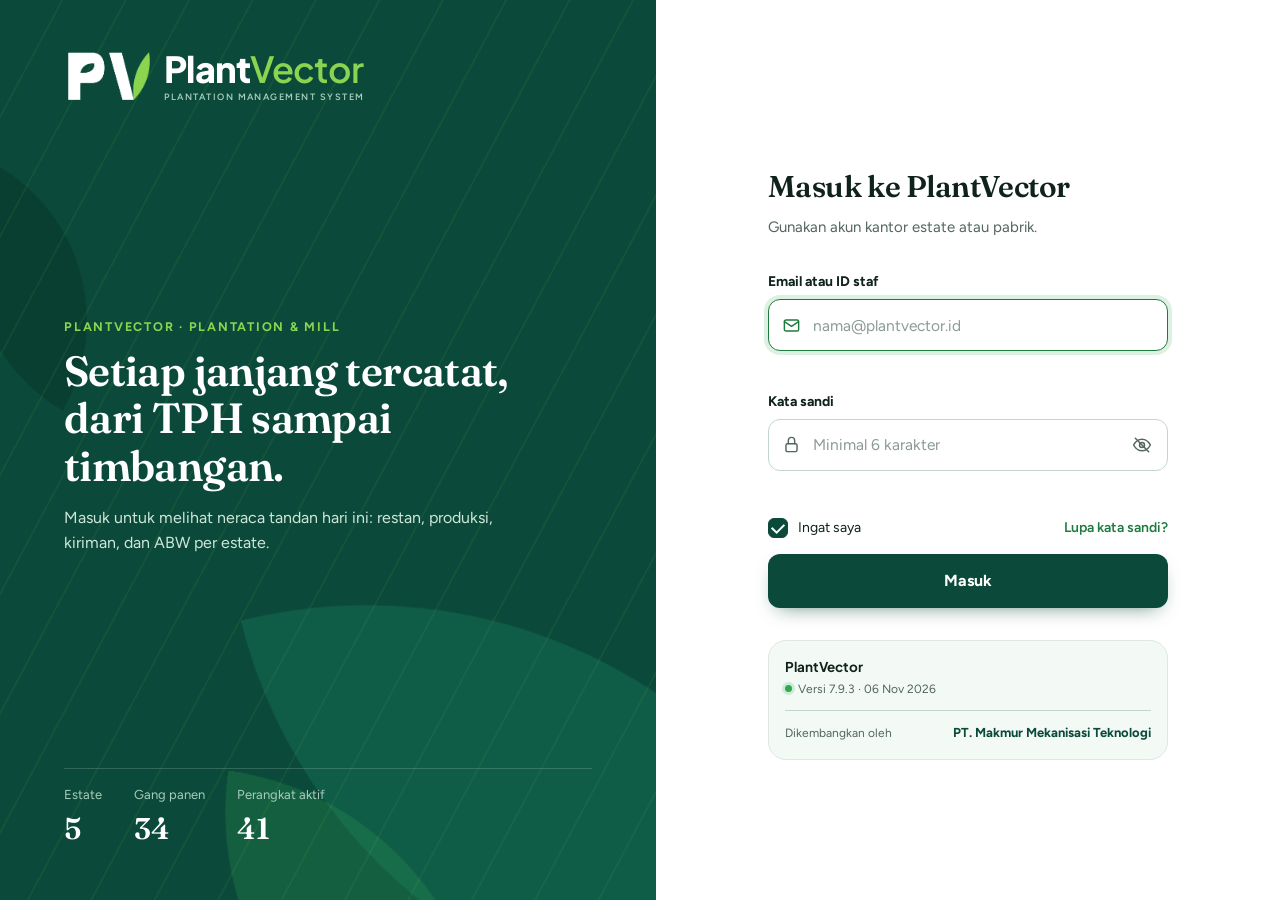
<file: index.html>
<!doctype html>
<html lang="id">
<head>
<meta charset="utf-8">
<meta name="viewport" content="width=device-width, initial-scale=1">
<meta name="theme-color" content="#0B4A3A">
<title>PlantVector</title>
<meta name="description" content="PlantVector — Plantation Management System. Prototipe panel admin kebun dan pabrik kelapa sawit.">
<link rel="icon" type="image/png" href="assets/apple-touch-icon.png">
<link rel="apple-touch-icon" href="assets/apple-touch-icon.png">
<link rel="preconnect" href="https://fonts.googleapis.com">
<link href="https://fonts.googleapis.com/css2?family=Fraunces:opsz,wght@9..144,500;9..144,600;9..144,700&family=Figtree:wght@400;500;600;700;800&family=Plus+Jakarta+Sans:wght@500;600;700;800&display=swap" rel="stylesheet">
<link rel="stylesheet" href="app.css">
</head>
<body class="booting">

<!-- ================= LOGIN ================= -->
<section id="login" class="view login" aria-label="Masuk">
  <div class="lg-brand" aria-hidden="false">
    <div class="lg-leaves" aria-hidden="true"><span class="lf lf1"></span><span class="lf lf2"></span><span class="lf lf3"></span><span class="rows"></span></div>
    <div class="lg-mark brand rv" style="--i:0" role="img" aria-label="PlantVector — Plantation Management System"><img src="assets/plantvector-icon-white.png" alt=""><span class="wm lw"><span class="wm-n"><b>Plant</b><i>Vector</i></span><small>Plantation Management System</small></span></div>
    <div class="lg-copy">
      <p class="lg-kick rv" style="--i:1">PlantVector · Plantation & Mill</p>
      <h2 class="rv" style="--i:2">Setiap janjang tercatat, dari TPH sampai timbangan.</h2>
      <p class="lg-sub rv" style="--i:3">Masuk untuk melihat neraca tandan hari ini: restan, produksi, kiriman, dan ABW per estate.</p>
    </div>
    <dl class="lg-stats rv" style="--i:4">
      <div><dt>Estate</dt><dd data-count="5">5</dd></div>
      <div><dt>Gang panen</dt><dd data-count="35">35</dd></div>
      <div><dt>Perangkat aktif</dt><dd data-count="42">42</dd></div>
    </dl>
  </div>

  <div class="lg-panel">
    <form class="lg-form" id="loginForm" novalidate>
            <div class="rv" style="--i:2">
        <h1>Masuk ke PlantVector</h1>
        <p class="muted">Gunakan akun kantor estate atau pabrik.</p>
      </div>

      <div class="alert" id="formAlert" role="alert" aria-live="assertive"></div>

      <div class="field rv" style="--i:3" id="f-email">
        <label for="email">Email atau ID staf</label>
        <div class="control">
          <svg class="ico" viewBox="0 0 24 24" aria-hidden="true"><rect x="3" y="5" width="18" height="14" rx="2"/><path d="M3 7l9 6 9-6"/></svg>
          <input id="email" name="email" type="text" autocomplete="username" inputmode="email" placeholder="nama@plantvector.id" aria-describedby="email-msg">
        </div>
        <p class="msg" id="email-msg"></p>
      </div>

      <div class="field rv" style="--i:4" id="f-pass">
        <label for="password">Kata sandi</label>
        <div class="control">
          <svg class="ico" viewBox="0 0 24 24" aria-hidden="true"><rect x="5" y="11" width="14" height="10" rx="2"/><path d="M8 11V7a4 4 0 018 0v4"/></svg>
          <input id="password" name="password" type="password" autocomplete="current-password" placeholder="Minimal 6 karakter" aria-describedby="password-msg">
          <button type="button" class="peek" id="peek" aria-label="Tampilkan kata sandi" aria-pressed="false">
            <svg viewBox="0 0 24 24" aria-hidden="true"><path d="M2 12s3.5-7 10-7 10 7 10 7-3.5 7-10 7S2 12 2 12z"/><circle cx="12" cy="12" r="3"/><path class="slash" d="M4 4l16 16"/></svg>
          </button>
        </div>
        <p class="msg" id="password-msg"></p>
        <p class="caps" id="caps" aria-live="polite">Caps Lock aktif</p>
      </div>

      <div class="row-between rv" style="--i:5">
        <label class="check"><input type="checkbox" checked><span class="box" aria-hidden="true"></span>Ingat saya</label>
        <a href="#login" class="link">Lupa kata sandi?</a>
      </div>

      <button class="submit rv" style="--i:6" type="submit" id="submit">
        <span class="lbl">Masuk</span>
        <span class="spin" aria-hidden="true"></span>
        <svg class="ok" viewBox="0 0 24 24" aria-hidden="true"><path d="M5 12.5l4.5 4.5L19 7.5"/></svg>
      </button>
    </form>
    <footer class="lg-foot rv" style="--i:8">
      <div class="lf-app"><div><b>PlantVector</b><span><i class="lf-dot"></i>Versi 7.9.3 · 06 Nov 2026</span></div></div>
      <div class="lf-dev"><span>Dikembangkan oleh</span><b>PT. Makmur Mekanisasi Teknologi</b></div>
    </footer>
  </div>
</section>

<!-- ================= APP ================= -->
<div id="app" class="view app" hidden>
  <header class="hdr">
    <div class="hdr-in">
      <a class="logo brand" href="#dashboard" aria-label="PlantVector, ke Beranda"><img src="assets/plantvector-icon.png" alt=""><span class="wm hd"><span class="wm-n"><b>Plant</b><i>Vector</i></span><small>Plantation Management System</small></span></a>
      <nav class="nav" id="nav" aria-label="Navigasi utama"><span class="nav-ink" id="navInk" aria-hidden="true"></span>
        <a href="#dashboard" data-page="dashboard" class="on">Beranda</a>
        <button type="button" class="nav-btn" id="ffbBtn" aria-expanded="false" aria-controls="ffbMenu" aria-haspopup="true">FFB Tracking<svg class="chev" viewBox="0 0 24 24" aria-hidden="true"><path d="M6 9l6 6 6-6"/></svg></button>
        <button type="button" class="nav-btn" id="millBtn" aria-expanded="false" aria-controls="millMenu" aria-haspopup="true">Mill<svg class="chev" viewBox="0 0 24 24" aria-hidden="true"><path d="M6 9l6 6 6-6"/></svg></button><button type="button" class="nav-btn" id="kebunBtn" aria-expanded="false" aria-controls="kebunMenu" aria-haspopup="true">Kebun<svg class="chev" viewBox="0 0 24 24" aria-hidden="true"><path d="M6 9l6 6 6-6"/></svg></button><button type="button" class="nav-btn" id="hujanBtn" aria-expanded="false" aria-controls="hujanMenu" aria-haspopup="true">Curah Hujan<svg class="chev" viewBox="0 0 24 24" aria-hidden="true"><path d="M6 9l6 6 6-6"/></svg></button><button type="button" class="nav-btn" id="hadirBtn" aria-expanded="false" aria-controls="hadirMenu" aria-haspopup="true">Kehadiran<svg class="chev" viewBox="0 0 24 24" aria-hidden="true"><path d="M6 9l6 6 6-6"/></svg></button><a href="#dashboard" data-soon>Laporan</a>
      </nav>
      <div class="hdr-r">
        <div class="pop-wrap">
          <button class="iconbtn" id="bellBtn" aria-label="Notifikasi, 4 belum dibaca" aria-haspopup="dialog" aria-expanded="false" aria-controls="notifPop"><svg viewBox="0 0 24 24"><path d="M6 16V11a6 6 0 1112 0v5l2 2H4z"/><path d="M10 20a2 2 0 004 0"/></svg><i class="dot" id="bellDot"></i><span class="bell-n" id="bellN">4</span></button>
          <div class="hpop notif-pop" id="notifPop" role="dialog" aria-label="Notifikasi" hidden></div>
        </div>
        <div class="pop-wrap">
          <button class="me" id="meBtn" aria-haspopup="dialog" aria-expanded="false" aria-controls="mePop"><span class="av">AS</span><span class="me-t"><b>Agus Setiawan</b><small>SEM</small></span><svg class="me-chev" viewBox="0 0 24 24" aria-hidden="true"><path d="M6 9l6 6 6-6"/></svg></button>
          <div class="hpop me-pop" id="mePop" role="dialog" aria-label="Profil" hidden></div>
        </div>
        <button class="iconbtn burger" id="burger" aria-label="Buka menu" aria-expanded="false" aria-controls="drawer"><svg viewBox="0 0 24 24"><path d="M4 7h16M4 12h16M4 17h16"/></svg></button>
      </div>
    </div>
    <div class="mega-bg" id="megaBg" aria-hidden="true"></div>
    <div class="mega" id="ffbMenu" role="region" aria-label="Menu FFB Tracking" hidden></div>
    <div class="mega" id="millMenu" role="region" aria-label="Menu Mill" hidden></div>
    <div class="mega" id="kebunMenu" role="region" aria-label="Menu Kebun" hidden></div>
    <div class="mega" id="hujanMenu" role="region" aria-label="Menu Curah Hujan" hidden></div>
    <div class="mega" id="hadirMenu" role="region" aria-label="Menu Kehadiran" hidden></div>
  </header>
  <div class="drawer-scrim" id="drawerScrim" hidden></div>
  <aside class="drawer" id="drawer" aria-label="Menu" hidden></aside>
  <main id="dash" class="dash page"></main>
  <main id="mills" class="mills page" hidden></main>
  <main id="ffb" class="ffb page" hidden></main>
  <footer class="foot" id="foot">
    <div class="ft-in">
      <div class="ft-top">
        <div class="ft-brand">
          <a class="ft-logo brand" href="#dashboard" aria-label="PlantVector, ke Beranda"><img src="assets/plantvector-icon-white.png" alt=""><span class="wm fw"><span class="wm-n"><b>Plant</b><i>Vector</i></span><small>Plantation Management System</small></span></a>
          <p>Sistem manajemen kebun dan pabrik kelapa sawit. Setiap janjang tercatat, dari TPH sampai timbangan.</p>
          <div class="ft-status" id="ftStatus"><span class="ft-pulse" aria-hidden="true"></span><span><b>Semua layanan normal</b><small>Sinkron aplikasi mandor <span id="ftSync">2 menit</span> lalu</small></span></div>
        </div>
        <nav class="ft-cols" id="ftCols" aria-label="Menu footer"></nav>
      </div>
      <div class="ft-bot">
        <span>© 2026 PlantVector · PT. Makmur Mekanisasi Teknologi</span>
        <a class="ft-ver" href="#changelog" title="Catatan perubahan">v7.9.3</a>
        <button class="ft-top-btn" id="ftUp" type="button" aria-label="Kembali ke atas" title="Kembali ke atas"><svg viewBox="0 0 24 24" aria-hidden="true"><path d="M12 19V5M6 11l6-6 6 6"/></svg></button>
      </div>
    </div>
  </footer>
</div>

<div class="curtain" id="curtain" aria-hidden="true">
  <canvas class="ct-threads" id="ctThreads"></canvas>
  <div class="ct-in">
    <div class="ct-mark"><svg viewBox="0 0 120 120" aria-hidden="true"><circle cx="60" cy="60" r="54" class="ct-trk"/><circle cx="60" cy="60" r="54" class="ct-arc" id="ctArc"/></svg><img src="assets/plantvector-icon-white.png" alt=""></div>
    <div class="ct-word" id="ctWord"></div>
    <p class="ct-tag">Plantation Management System</p>
    <p class="ct-sub" id="ctSub">&nbsp;</p>
  </div>
  <p class="ct-dev">PT. Makmur Mekanisasi Teknologi</p>
</div>
<div class="toast" id="toast" role="status" aria-live="polite"></div>

<script src="ui.js"></script>
<script src="nav.js"></script>
<script src="ffb.js"></script>
<script src="rawat.js"></script>
<script src="kebun.js"></script>
<script src="hujan.js"></script>
<script src="hadir.js"></script>
<script src="pabrik.js"></script>
<script src="extra.js"></script>
<script src="mills.js"></script>
<script src="app.js"></script>
</body>
</html>
</file>
<file: app.css>
/* 03 · Hijau Putih — editorial base of "Tanah & Minyak", recolored to a green & white palette.
   Green = brand surfaces (login panel, dashboard hero, curtain). White = content. */
:root{
  --g950:#04221A; --g900:#073528; --g800:#0B4A3A; --g700:#0F5C47; --g600:#14684F; --g500:#1F7A3F;
  --leaf:#2FA84F; --lime:#8BD450; --mint:#E6F3EC; --mint-2:#F3F9F5;
  --white:#FFFFFF; --bg:#F6FAF7;
  --ink:#0F231B; --ink-2:#33473F; --muted:#52665D;
  --line:#DCE8E1; --line-2:#C3D6CB;
  --on-g:#FFFFFF; --on-g-2:#CFE6DA; --on-g-3:#A8CDBB; --g-line:rgba(255,255,255,.16);
  --age0:#2FA84F; --age1:#D99A00; --age2:#E06A1F; --age3:#C3322F;
  --warn:#8A5A00; --warn-bg:#FFF2D2; --bad:#B42318; --bad-bg:#FDEBE9; --ok:#17663A; --ok-bg:#E3F4E8;
  --r-sm:8px; --r:12px; --r-lg:18px; --r-xl:24px; --pill:999px;
  --s1:4px; --s2:8px; --s3:12px; --s4:16px; --s5:24px; --s6:32px; --s7:48px; --s8:72px;
  --sh-1:0 1px 2px rgba(7,53,40,.06),0 2px 6px rgba(7,53,40,.05);
  --sh-2:0 12px 32px -12px rgba(7,53,40,.22);
  --serif:'Fraunces',Georgia,serif; --sans:'Figtree',system-ui,-apple-system,Segoe UI,sans-serif;
  --ease:cubic-bezier(.22,1,.36,1); --ease-in:cubic-bezier(.64,0,.78,0); --ease-io:cubic-bezier(.65,0,.35,1);
  --d1:180ms; --d2:320ms; --d3:560ms; --d4:820ms;
}
*{box-sizing:border-box}
html,body{margin:0}
body{font-family:var(--sans);background:var(--bg);color:var(--ink);font-size:15px;line-height:1.55;-webkit-font-smoothing:antialiased;overflow-x:hidden}
h1,h2,h3{margin:0;font-family:var(--serif);font-weight:600;letter-spacing:-.015em}
button,input{font:inherit;color:inherit}
a{color:var(--g500)}
svg{flex:none}
.muted{color:var(--muted);margin:6px 0 0}
.num{font-variant-numeric:tabular-nums lining-nums}
.sr{position:absolute;width:1px;height:1px;overflow:hidden;clip:rect(0 0 0 0)}
:focus-visible{outline:3px solid var(--lime);outline-offset:2px;border-radius:6px}
.view[hidden],.page[hidden]{display:none!important}

/* ---------- reveal (entrance) ---------- */
.rv{opacity:0;transform:translate3d(0,14px,0)}
.is-in .rv{animation:rise var(--d4) var(--ease) both;animation-delay:calc(var(--i,0) * 70ms + 80ms)}
@keyframes rise{from{opacity:0;transform:translate3d(0,14px,0)}to{opacity:1;transform:none}}
@keyframes fade{from{opacity:0}to{opacity:1}}
.hv{opacity:0;transform:translate3d(0,14px,0)}
.is-in .hv{animation:rise var(--d4) var(--ease) both;animation-delay:calc(var(--i,0) * 70ms + 80ms)}
.dash.static .rv,.dash.static .hv,.dash.static .panel:not(.enter) .st{opacity:1;transform:none;animation:none}

/* =================== LOGIN =================== */
.login{min-height:100vh;min-height:100dvh;display:grid;grid-template-columns:minmax(0,1.05fr) minmax(0,1fr);background:var(--white)}
.lg-brand{position:relative;overflow:hidden;background:var(--g800);color:var(--on-g);padding:var(--s7) clamp(24px,5vw,72px);display:flex;flex-direction:column;justify-content:space-between;gap:var(--s6);isolation:isolate}
.lg-leaves{position:absolute;inset:0;z-index:-1;pointer-events:none}
.lg-leaves .rows{position:absolute;inset:0;background:repeating-linear-gradient(118deg,transparent 0 54px,rgba(139,212,80,.07) 54px 56px);opacity:0}
.is-in .lg-leaves .rows{animation:fade 1.6s var(--ease) .2s both}
.lf{position:absolute;border-radius:0 100% 0 100%;will-change:transform}
.lf1{width:520px;height:520px;right:-160px;bottom:-170px;background:var(--g700);transform:rotate(-14deg)}
.lf2{width:300px;height:300px;right:150px;bottom:-190px;background:var(--leaf);opacity:.22;transform:rotate(8deg)}
.lf3{width:180px;height:180px;left:-60px;top:22%;background:var(--g900);opacity:.55;transform:rotate(30deg)}
.is-in .lf1{animation:leafIn 1.4s var(--ease) both,drift1 14s var(--ease-io) 1.4s infinite alternate}
.is-in .lf2{animation:leafIn 1.4s var(--ease) .12s both,drift2 17s var(--ease-io) 1.5s infinite alternate}
.is-in .lf3{animation:leafIn 1.4s var(--ease) .24s both}
@keyframes leafIn{from{opacity:0;transform:translate3d(60px,60px,0) rotate(-24deg) scale(.9)}}
@keyframes drift1{to{transform:translate3d(-18px,-14px,0) rotate(-10deg)}}
@keyframes drift2{to{transform:translate3d(14px,-20px,0) rotate(14deg)}}
.lg-mark{gap:14px}
.lg-mark img{height:56px}
.wm.lw .wm-n{font-size:36px}.wm.lw .wm-n b{color:#fff}.wm.lw .wm-n i{color:var(--lime)}.wm.lw small{font-size:9.2px;letter-spacing:.16em;margin-top:5px;color:var(--on-g-3)}
.lg-copy{max-width:540px}
.lg-kick{margin:0 0 var(--s3);font-size:12.5px;letter-spacing:.14em;text-transform:uppercase;font-weight:700;color:var(--lime)}
.lg-copy h2{font-size:clamp(28px,3.3vw,44px);line-height:1.12;font-weight:600}
.lg-sub{color:var(--on-g-2);font-size:16px;margin:var(--s4) 0 0;max-width:460px}
.lg-stats{display:flex;gap:var(--s6);margin:0;border-top:1px solid var(--g-line);padding-top:var(--s4)}
.lg-stats dt{color:var(--on-g-3);font-size:13px}
.lg-stats dd{margin:0;font-family:var(--serif);font-size:30px;font-weight:600;font-variant-numeric:tabular-nums}

.lg-panel{display:flex;flex-direction:column;align-items:center;justify-content:center;padding:var(--s7) var(--s5) var(--s5);position:relative}
.lg-form{width:100%;max-width:400px;display:flex;flex-direction:column;gap:var(--s4)}
.lg-logo{width:240px;margin-bottom:var(--s3)}
.wm.lg .wm-n{font-size:40px}.wm.lg small{font-size:10.4px;letter-spacing:.16em;margin-top:5px}
.lg-form h1{font-size:30px}
.lg-foot{width:100%;max-width:400px;margin:var(--s6) 0 0;padding:var(--s4);border:1px solid var(--line);border-radius:var(--r-lg);background:var(--mint-2);display:flex;flex-direction:column;align-items:stretch;gap:var(--s3);font-size:12.5px;color:var(--muted)}
.lf-app{display:flex;align-items:center;gap:10px}
.lf-app img{height:26px}
.lf-app b{display:block;font-size:13.5px;color:var(--ink);font-family:'Plus Jakarta Sans',var(--sans)}
.lf-app span{display:inline-flex;align-items:center;gap:6px;font-size:12px}
.lf-dot{width:7px;height:7px;border-radius:50%;background:var(--leaf);box-shadow:0 0 0 3px rgba(47,168,79,.18)}
.lf-dev{display:flex;flex-wrap:wrap;align-items:baseline;justify-content:space-between;gap:4px 10px;padding-top:var(--s3);border-top:1px solid var(--line-2)}
.lf-app span{white-space:nowrap}
.lf-dev span{font-size:12px}.lf-dev b{color:var(--g800);font-size:13px}
.ft-dev{color:#fff;font-weight:700}

.alert{display:grid;grid-template-rows:0fr;opacity:0;transition:grid-template-rows var(--d2) var(--ease),opacity var(--d2) var(--ease)}
.alert>span{overflow:hidden}
.alert.show{grid-template-rows:1fr;opacity:1}
.alert .in{display:flex;gap:10px;align-items:flex-start;background:var(--bad-bg);color:var(--bad);border:1px solid #F5C2BC;border-radius:var(--r);padding:12px 14px;font-weight:600;font-size:14px}

.field{display:flex;flex-direction:column;gap:6px}
.field label{font-weight:700;font-size:14px}
.control{position:relative;display:flex;align-items:center}
.control .ico{position:absolute;left:14px;width:19px;height:19px;fill:none;stroke:var(--muted);stroke-width:1.8;stroke-linecap:round;stroke-linejoin:round;transition:stroke var(--d1) var(--ease)}
.control input{width:100%;height:52px;border:1.5px solid var(--line-2);border-radius:var(--r);padding:0 48px 0 44px;background:var(--white);font-size:15.5px;outline:0;transition:border-color var(--d1) var(--ease),box-shadow var(--d2) var(--ease),background-color var(--d1)}
.control input::placeholder{color:#8A9C94}
.control input:hover{border-color:#9DBBAA}
.control input:focus{border-color:var(--g500);box-shadow:0 0 0 4px rgba(47,168,79,.16)}
.control:focus-within .ico{stroke:var(--g500)}
.field.err .control input{border-color:var(--bad);box-shadow:0 0 0 4px rgba(180,35,24,.10)}
.field.err .control .ico{stroke:var(--bad)}
.field.err .control{animation:shake .42s var(--ease)}
@keyframes shake{20%{transform:translate3d(-6px,0,0)}40%{transform:translate3d(5px,0,0)}60%{transform:translate3d(-3px,0,0)}80%{transform:translate3d(2px,0,0)}}
.field.ok .control input{border-color:var(--leaf)}
.msg,.caps{margin:0;font-size:13px;font-weight:600;height:18px;opacity:0;transform:translate3d(0,-4px,0);transition:opacity var(--d1) var(--ease),transform var(--d2) var(--ease)}
.msg{color:var(--bad)}
.field.err .msg{opacity:1;transform:none}
.caps{color:var(--warn);height:0;overflow:visible}
.caps.show{opacity:1;transform:none;height:18px}
.peek{position:absolute;right:6px;width:40px;height:40px;border:0;background:transparent;border-radius:10px;display:grid;place-items:center;cursor:pointer;color:var(--muted);transition:background-color var(--d1),color var(--d1)}
.peek:hover{background:var(--mint);color:var(--g800)}
.peek svg{width:20px;height:20px;fill:none;stroke:currentColor;stroke-width:1.8;stroke-linecap:round}
.peek .slash{stroke-dasharray:23;stroke-dashoffset:0;transition:stroke-dashoffset var(--d2) var(--ease)}
.peek[aria-pressed=true] .slash{stroke-dashoffset:23}

.row-between{display:flex;justify-content:space-between;align-items:center;gap:var(--s3);font-size:14px}
.link{font-weight:600;text-decoration:none;background:linear-gradient(currentColor,currentColor) 0 100%/0 1.5px no-repeat;transition:background-size var(--d2) var(--ease)}
.link:hover{background-size:100% 1.5px}
.check{display:flex;align-items:center;gap:10px;cursor:pointer;position:relative}
.check input{position:absolute;opacity:0;width:20px;height:20px;margin:0}
.check .box{width:20px;height:20px;border:1.5px solid var(--line-2);border-radius:6px;display:grid;place-items:center;transition:background-color var(--d1),border-color var(--d1)}
.check .box::after{content:"";width:10px;height:6px;border-left:2px solid #fff;border-bottom:2px solid #fff;transform:translate3d(0,-1px,0) rotate(-45deg) scale(0);transition:transform var(--d2) var(--ease)}
.check input:checked+.box{background:var(--g800);border-color:var(--g800)}
.check input:checked+.box::after{transform:translate3d(0,-1px,0) rotate(-45deg) scale(1)}
.check input:focus-visible+.box{outline:3px solid var(--lime);outline-offset:2px}

.submit{position:relative;height:54px;border:0;border-radius:var(--r);background:var(--g800);color:#fff;font-weight:700;font-size:16px;cursor:pointer;overflow:hidden;transition:background-color var(--d1) var(--ease),transform var(--d1) var(--ease),box-shadow var(--d2) var(--ease);box-shadow:0 8px 20px -10px rgba(11,74,58,.7)}
.submit:hover{background:var(--g700);box-shadow:0 12px 26px -10px rgba(11,74,58,.75)}
.submit:active{transform:scale(.985)}
.submit .lbl{display:inline-block;transition:opacity var(--d1) var(--ease),transform var(--d2) var(--ease)}
.submit .spin{position:absolute;left:50%;top:50%;width:22px;height:22px;margin:-11px 0 0 -11px;border:2.5px solid rgba(255,255,255,.3);border-top-color:#fff;border-radius:50%;opacity:0;transform:scale(.6);transition:opacity var(--d1),transform var(--d2) var(--ease)}
.submit .ok{position:absolute;left:50%;top:50%;width:26px;height:26px;margin:-13px 0 0 -13px;fill:none;stroke:#fff;stroke-width:2.6;stroke-linecap:round;stroke-linejoin:round;stroke-dasharray:24;stroke-dashoffset:24;opacity:0}
.submit.loading{cursor:progress}
.submit.loading .lbl{opacity:0;transform:translate3d(0,-10px,0)}
.submit.loading .spin{opacity:1;transform:scale(1);animation:spin .8s linear infinite}
@keyframes spin{to{transform:rotate(360deg)}}
.submit.success{background:var(--leaf)}
.submit.success .lbl{opacity:0}
.submit.success .ok{opacity:1;stroke-dashoffset:0;transition:stroke-dashoffset var(--d3) var(--ease) 60ms,opacity var(--d1)}
.hint{margin:0;font-size:13px;color:var(--muted)}
.hint code{background:var(--mint);color:var(--g800);padding:1px 6px;border-radius:5px;font-size:12.5px}

/* =================== CURTAIN (login → dashboard) =================== */
.curtain{position:fixed;inset:0;z-index:100;background:radial-gradient(120% 90% at 50% 40%,var(--g700),var(--g900) 70%,var(--g950));display:grid;place-items:center;pointer-events:none;visibility:hidden;clip-path:circle(0 at var(--ox,50%) var(--oy,50%))}
.curtain.up,.curtain.out{visibility:visible;pointer-events:auto}
.curtain.up{clip-path:circle(150% at var(--ox,50%) var(--oy,50%));transition:clip-path 760ms var(--ease-io)}
.curtain.out{clip-path:circle(150% at var(--ox,50%) var(--oy,50%));opacity:0;transform:scale(1.04);transition:opacity 620ms var(--ease),transform 720ms var(--ease)}
.ct-threads{position:absolute;inset:0;width:100%;height:100%;opacity:0;transition:opacity 900ms var(--ease) 200ms}
.curtain.up .ct-threads{opacity:1}
.ct-in{position:relative;display:flex;flex-direction:column;align-items:center;text-align:center;transition:opacity 260ms var(--ease),filter 300ms var(--ease),transform 360ms var(--ease)}
.curtain.done .ct-in{opacity:0;filter:blur(8px);transform:translate3d(0,-14px,0) scale(.98)}
.ct-mark{position:relative;width:112px;height:112px;display:grid;place-items:center;margin-bottom:var(--s5);opacity:0;transform:scale(.7)}
.curtain.up .ct-mark{animation:ctPop 700ms var(--ease) 240ms both}
@keyframes ctPop{to{opacity:1;transform:none}}
.ct-mark svg{position:absolute;inset:0;width:100%;height:100%;transform:rotate(-90deg)}
.ct-mark circle{fill:none;stroke-width:4}
.ct-trk{stroke:rgba(255,255,255,.12)}
.ct-arc{stroke:var(--lime);stroke-linecap:round;stroke-dasharray:339.3;stroke-dashoffset:339.3;filter:drop-shadow(0 0 6px rgba(139,212,80,.6))}
.curtain.up .ct-arc{animation:ctArc var(--dur,1700ms) cubic-bezier(.45,.05,.25,1) 300ms forwards}
@keyframes ctArc{to{stroke-dashoffset:0}}
.ct-mark img{width:56px;position:relative}
.ct-word{font-family:'Plus Jakarta Sans',var(--sans);font-size:clamp(38px,6vw,58px);line-height:1.05;letter-spacing:-.02em;color:#fff}
.ct-word b{font-weight:800}.ct-word i{font-style:normal;font-weight:500;color:var(--lime)}
.ct-word span{display:inline-block;opacity:0;filter:blur(12px);transform:translate3d(0,14px,0)}
.curtain.up .ct-word span{animation:ctBlur 720ms var(--ease) both;animation-delay:calc(var(--k) * 45ms + 380ms)}
@keyframes ctBlur{60%{filter:blur(2px)}to{opacity:1;filter:blur(0);transform:none}}
.ct-tag{margin:8px 0 0;font-size:12px;letter-spacing:.32em;text-transform:uppercase;color:var(--on-g-3);font-weight:600;opacity:0}
.curtain.up .ct-tag{animation:ctFade 600ms var(--ease) 900ms both}
@keyframes ctFade{from{opacity:0;transform:translate3d(0,6px,0)}to{opacity:1;transform:none}}
.ct-sub{margin:var(--s5) 0 0;min-height:22px;font-size:14px;font-weight:600;color:var(--on-g-2);opacity:0}
.curtain.up .ct-sub{animation:ctFade 500ms var(--ease) 600ms both}
.ct-sub.swap{animation:ctSwap 380ms var(--ease) both!important}
@keyframes ctSwap{from{opacity:0;filter:blur(4px);transform:translate3d(0,6px,0)}to{opacity:1;filter:none;transform:none}}
.ct-dev{position:absolute;bottom:28px;left:0;right:0;margin:0;text-align:center;font-size:12px;letter-spacing:.14em;text-transform:uppercase;color:var(--on-g-3);opacity:0}
.curtain.up .ct-dev{animation:ctFade 600ms var(--ease) 1000ms both}
.curtain.logout .ct-sub{animation-delay:300ms}
.login.leave{transition:opacity 420ms var(--ease),transform 620ms var(--ease-io);opacity:.4;transform:translate3d(0,-24px,0) scale(.985)}

/* =================== APP SHELL =================== */
.hdr{position:sticky;top:0;z-index:30;background:rgba(255,255,255,.92);backdrop-filter:saturate(1.4) blur(10px);border-bottom:1px solid var(--line)}
.hdr-in{max-width:1360px;margin:0 auto;height:68px;display:flex;align-items:center;gap:var(--s5);padding:0 var(--s5)}
.brand{display:inline-flex;align-items:center;gap:10px;text-decoration:none;color:inherit}
.brand img{display:block;flex:none}
.wm{display:inline-flex;flex-direction:column;font-family:'Plus Jakarta Sans',var(--sans);line-height:1}
.wm-n{letter-spacing:-.025em;white-space:nowrap}
.wm-n b{font-weight:800;color:#0C4A3B}.wm-n i{font-style:normal;font-weight:600;color:#1F8A43}
.wm small{display:block;font-family:var(--sans);font-weight:600;text-transform:uppercase;color:#5C6B64;white-space:nowrap}
.logo img{height:36px}
.wm.hd .wm-n{font-size:27px}.wm.hd small{font-size:7.1px;letter-spacing:.13em;margin-top:3px}
.nav>a,.nav-btn{white-space:nowrap}
.logo:hover .wm-n i{color:var(--leaf)}
.nav{position:relative;display:flex;gap:2px;height:100%}
.nav a{position:relative;display:flex;align-items:center;padding:0 14px;font-weight:600;font-size:14.5px;color:var(--ink-2);text-decoration:none;transition:color var(--d1)}
.nav a::after{content:"";position:absolute;left:14px;right:14px;bottom:-1px;height:3px;border-radius:3px 3px 0 0;background:var(--leaf);transform:scaleX(0);transition:transform var(--d2) var(--ease)}
.nav a:hover{color:var(--g800)}
.nav a:hover::after{transform:scaleX(.4)}
.nav a.on{color:var(--g800)}
.nav a.on::after{transform:scaleX(1)}
.hdr-r{margin-left:auto;display:flex;align-items:center;gap:var(--s2)}
.iconbtn{position:relative;width:42px;height:42px;border-radius:50%;border:1px solid var(--line);background:var(--white);display:grid;place-items:center;cursor:pointer;transition:background-color var(--d1),border-color var(--d1)}
.iconbtn:hover{background:var(--mint);border-color:var(--line-2)}
.iconbtn svg{width:19px;height:19px;fill:none;stroke:var(--ink-2);stroke-width:1.8;stroke-linecap:round;stroke-linejoin:round}
.iconbtn .dot{position:absolute;top:9px;right:10px;width:8px;height:8px;border-radius:50%;background:var(--age3);border:2px solid #fff}
.me{display:flex;align-items:center;gap:10px;padding:0 6px}
.av{width:38px;height:38px;border-radius:50%;background:var(--g800);color:#fff;display:grid;place-items:center;font-weight:700;font-size:13px}
.me b{display:block;font-size:13.5px;line-height:1.2}.me small{color:var(--muted);font-size:12px}
.foot{max-width:1360px;margin:0 auto;padding:var(--s5);color:var(--muted);font-size:13px}

/* =================== DASHBOARD =================== */
.dash{display:block}
.wrap{max-width:1360px;margin:0 auto;padding:0 var(--s5)}

/* hero (green brand surface) */
.hero{background:var(--g800);color:var(--on-g);position:relative;overflow:hidden;isolation:isolate}
.hero::before{content:"";position:absolute;right:-140px;top:-180px;width:520px;height:520px;border-radius:0 100% 0 100%;background:var(--g700);transform:rotate(-18deg);z-index:-1}
.hero::after{content:"";position:absolute;inset:0;background:repeating-linear-gradient(118deg,transparent 0 54px,rgba(139,212,80,.05) 54px 56px);z-index:-1}
.hero .wrap{padding-top:var(--s6);padding-bottom:var(--s6)}
.hero-top{display:flex;align-items:flex-end;gap:var(--s5);flex-wrap:wrap}
.kick{font-size:12.5px;letter-spacing:.14em;text-transform:uppercase;font-weight:700;color:var(--lime);margin:0 0 8px}
.hero h1{font-size:clamp(28px,3vw,40px);line-height:1.1}
.hero .hsub{margin:8px 0 0;color:var(--on-g-2)}
.datebar{margin-left:auto;display:flex;flex-direction:column;align-items:flex-end;gap:8px}
.datectl{display:flex;align-items:center;background:rgba(255,255,255,.08);border:1px solid var(--g-line);border-radius:var(--pill);padding:4px}
.datectl button{width:40px;height:40px;border:0;border-radius:50%;background:transparent;color:#fff;display:grid;place-items:center;cursor:pointer;transition:background-color var(--d1),transform var(--d1)}
.datectl button:hover:not(:disabled){background:rgba(255,255,255,.14)}
.datectl button:active:not(:disabled){transform:scale(.92)}
.datectl button:disabled{opacity:.35;cursor:not-allowed}
.datectl svg{width:18px;height:18px;fill:none;stroke:currentColor;stroke-width:2;stroke-linecap:round;stroke-linejoin:round}
.datectl .d{min-width:150px;text-align:center;font-weight:700;font-variant-numeric:tabular-nums;padding:0 6px;overflow:hidden;position:relative;height:24px}
.datectl .d span{display:block;transition:transform var(--d2) var(--ease),opacity var(--d2)}
.datectl .sep{width:1px;height:22px;background:var(--g-line);margin:0 4px}
.datectl .refresh.spinning svg{animation:spin .8s var(--ease-io)}
.updated{font-size:13px;color:var(--on-g-3);display:flex;align-items:center;gap:8px}
.updated::before{content:"";width:8px;height:8px;border-radius:50%;background:var(--lime);box-shadow:0 0 0 0 rgba(139,212,80,.6);animation:pulse 2.4s var(--ease) infinite}
@keyframes pulse{70%{box-shadow:0 0 0 8px rgba(139,212,80,0)}100%{box-shadow:0 0 0 0 rgba(139,212,80,0)}}

/* balance equation */
.eq{display:grid;grid-template-columns:minmax(0,1fr) 36px minmax(0,1fr) 36px minmax(0,1fr) 36px minmax(0,1.08fr);align-items:stretch;margin-top:var(--s6)}
.node{position:relative;background:rgba(255,255,255,.07);border:1px solid var(--g-line);border-radius:var(--r-lg);padding:var(--s4) var(--s5) var(--s5);display:flex;flex-direction:column;gap:4px;transition:background-color var(--d2),transform var(--d2) var(--ease)}
.node:hover{background:rgba(255,255,255,.11);transform:translate3d(0,-2px,0)}
.node.res{background:var(--white);color:var(--ink);border-color:var(--white)}
.node.res:hover{background:var(--white)}
.node .tag{padding-right:34px;font-size:12px;font-weight:700;letter-spacing:.08em;text-transform:uppercase;color:var(--on-g-3);display:flex;align-items:center;gap:8px}
.node.res .tag{color:var(--g500)}
.node .tag b{display:inline-grid;place-items:center;width:22px;height:22px;border-radius:6px;background:rgba(255,255,255,.12);color:#fff;font-size:11.5px;letter-spacing:0}
.node.res .tag b{background:var(--g800)}
.node .big{font-family:var(--serif);font-size:clamp(30px,3vw,44px);font-weight:600;line-height:1.05;font-variant-numeric:tabular-nums lining-nums}
.node .big small{font-family:var(--sans);font-size:14px;font-weight:600;color:var(--on-g-3);margin-left:6px}
.node.res .big small{color:var(--muted)}
.node .cap{font-size:13.5px;color:var(--on-g-2)}
.node.res .cap{color:var(--muted)}
.op{display:grid;place-items:center;font-family:var(--serif);font-size:30px;color:var(--lime);font-weight:500}
.info{position:absolute;top:12px;right:12px;width:30px;height:30px;border-radius:50%;border:1px solid var(--g-line);background:transparent;color:var(--on-g-2);display:grid;place-items:center;cursor:pointer;font-family:var(--serif);font-weight:700;font-size:14px;transition:background-color var(--d1),color var(--d1)}
.info:hover,.info[aria-expanded=true]{background:#fff;color:var(--g800)}
.node.res .info{border-color:var(--line);color:var(--muted)}
.node.res .info:hover,.node.res .info[aria-expanded=true]{background:var(--g800);color:#fff}
.pop{position:absolute;z-index:20;left:12px;right:12px;top:calc(100% - 8px);background:var(--white);color:var(--ink);border-radius:var(--r);padding:14px 16px;font-size:13.5px;box-shadow:var(--sh-2);border:1px solid var(--line);opacity:0;transform:translate3d(0,-6px,0) scale(.98);transform-origin:top right;pointer-events:none;transition:opacity var(--d1) var(--ease),transform var(--d2) var(--ease)}
.pop.show{opacity:1;transform:none;pointer-events:auto}
.pop b{display:block;font-family:var(--serif);font-size:15px;margin-bottom:4px}
.pop p{margin:0 0 6px;color:var(--ink-2)}.pop p:last-child{margin:0}
.eq-check{margin:var(--s4) 0 0;font-size:13px;color:var(--on-g-3)}
.eq-check b{color:var(--on-g)}

/* section tabs */
.tabs-wrap{position:sticky;top:68px;z-index:20;background:rgba(246,250,247,.92);backdrop-filter:blur(8px);border-bottom:1px solid var(--line)}
.tabs{position:relative;display:flex;gap:4px;padding:10px 0;overflow-x:auto;scrollbar-width:none}
.tabs button{position:relative;z-index:1;border:0;background:transparent;padding:10px 18px;border-radius:var(--pill);font-weight:700;font-size:14.5px;color:var(--ink-2);cursor:pointer;white-space:nowrap;transition:color var(--d2) var(--ease)}
.tabs button[aria-selected=true]{color:#fff}
.tabs .ink{position:absolute;top:10px;left:0;height:calc(100% - 20px);border-radius:var(--pill);background:var(--g800);transition:transform var(--d3) var(--ease),width var(--d3) var(--ease);will-change:transform}
.tabs .count{display:inline-block;margin-left:6px;font-size:12px;font-weight:700;padding:1px 7px;border-radius:var(--pill);background:var(--mint);color:var(--g800);transition:background-color var(--d2)}
.tabs button[aria-selected=true] .count{background:rgba(255,255,255,.18);color:#fff}

.panels{position:relative;overflow-x:clip}
.panel{padding:var(--s6) 0 var(--s7)}
.panel[hidden]{display:none}
.panel.enter{animation:panelIn var(--d3) var(--ease) both}
.panel.enter.back{animation-name:panelInBack}
@keyframes panelIn{from{opacity:0;transform:translate3d(28px,0,0)}to{opacity:1;transform:none}}
@keyframes panelInBack{from{opacity:0;transform:translate3d(-28px,0,0)}to{opacity:1;transform:none}}
.panel .st{opacity:0;transform:translate3d(0,16px,0)}
.panel.enter .st,.dash.is-in .panel:not([hidden]) .st{animation:rise var(--d4) var(--ease) both;animation-delay:calc(var(--i,0) * 60ms + 60ms)}

/* cards */
.grid{display:grid;gap:var(--s4)}
.grid>*{min-width:0}
.g-sum{grid-template-columns:repeat(12,minmax(0,1fr))}
.c3{grid-column:span 3}.c4{grid-column:span 4}.c5{grid-column:span 5}.c6{grid-column:span 6}.c7{grid-column:span 7}.c8{grid-column:span 8}.c12{grid-column:span 12}
.card{background:var(--white);border:1px solid var(--line);border-radius:var(--r-lg);box-shadow:var(--sh-1);padding:var(--s5);display:flex;flex-direction:column;gap:var(--s3);transition:box-shadow var(--d2) var(--ease),transform var(--d2) var(--ease)}
.card:hover{box-shadow:var(--sh-2)}
.card-h{display:flex;align-items:flex-start;gap:var(--s3)}
.card-h h3{font-size:19px}
.card-h .letter{width:30px;height:30px;border-radius:9px;background:var(--mint);color:var(--g800);display:grid;place-items:center;font-weight:800;font-size:13px;flex:none;margin-top:1px}
.card-h p{margin:2px 0 0;color:var(--muted);font-size:13.5px}
.card-h .r{margin-left:auto;text-align:right}
.fig{font-family:var(--serif);font-size:40px;font-weight:600;line-height:1;font-variant-numeric:tabular-nums lining-nums}
.fig small{font-family:var(--sans);font-size:14px;color:var(--muted);font-weight:600;margin-left:6px}
.note{font-size:13px;color:var(--muted);margin:0}
.note b{color:var(--ink-2)}

/* aging rows */
.age{display:flex;flex-direction:column;gap:10px;margin-top:4px}
.age-r{display:grid;grid-template-columns:76px minmax(0,1fr) 64px;gap:var(--s3);align-items:center;font-size:14px}
.age-r .lb{font-weight:700;color:var(--ink-2)}
.age-r .v{text-align:right;font-weight:700;font-variant-numeric:tabular-nums}
.bar{height:10px;border-radius:var(--pill);background:var(--mint-2);overflow:hidden;box-shadow:inset 0 0 0 1px var(--line)}
.bar i{display:block;height:100%;border-radius:var(--pill);transform-origin:left;transform:scaleX(var(--w,0));transition:transform 900ms var(--ease)}
.stack{display:flex;height:14px;border-radius:var(--pill);overflow:hidden;background:var(--mint-2)}
.stack i{height:100%;transform-origin:left;transform:scaleX(0);transition:transform 900ms var(--ease)}
.stack.go i{transform:scaleX(1)}
.legend{display:flex;gap:var(--s4);flex-wrap:wrap;font-size:13px;color:var(--muted)}
.legend i{display:inline-block;width:10px;height:10px;border-radius:3px;margin-right:6px;vertical-align:-1px}
.legend b{color:var(--ink);font-variant-numeric:tabular-nums}

/* ring */
.ring-wrap{display:flex;align-items:center;gap:var(--s5)}
.ring{position:relative;width:132px;height:132px;flex:none}
.ring svg{width:100%;height:100%;transform:rotate(-90deg)}
.ring circle{fill:none;stroke-width:14}
.ring .trk{stroke:var(--mint)}
.ring .arc{stroke:var(--g800);stroke-linecap:round;transition:stroke-dashoffset 1100ms var(--ease)}
.ring .ctr{position:absolute;inset:0;display:grid;place-items:center;text-align:center}
.ring .ctr b{font-family:var(--serif);font-size:28px;line-height:1}
.ring .ctr small{display:block;color:var(--muted);font-size:12px}
.kv{display:flex;flex-direction:column;gap:10px;flex:1;min-width:0}
.kv div{display:flex;justify-content:space-between;align-items:baseline;gap:8px;border-bottom:1px dashed var(--line);padding-bottom:8px}
.kv div:last-child{border:0;padding:0}
.kv span{color:var(--muted);font-size:14px;display:flex;align-items:center;gap:8px}
.kv span i{width:10px;height:10px;border-radius:3px;display:inline-block}
.kv b{font-family:var(--serif);font-size:22px;font-variant-numeric:tabular-nums}

/* mill receipt */
.mill{background:var(--mint-2)}
.mill .pair{display:grid;grid-template-columns:1fr 1fr;gap:var(--s4)}
.mill .pair>div{background:var(--white);border:1px solid var(--line);border-radius:var(--r);padding:var(--s4)}
.mill .pair>div>span{font-size:12.5px;font-weight:700;letter-spacing:.06em;text-transform:uppercase;color:var(--muted)}
.countdown{display:inline-flex;align-items:center;gap:8px;background:var(--warn-bg);color:var(--warn);font-weight:700;font-size:13px;padding:6px 12px;border-radius:var(--pill);align-self:flex-start}

/* glossary — always visible */
.gloss{display:grid;grid-template-columns:repeat(5,minmax(0,1fr));gap:0;border-top:1px solid var(--line)}
.gl{padding:var(--s4) var(--s4) var(--s2);border-right:1px solid var(--line)}
.gl:first-child{padding-left:0}
.gl:last-child{border-right:0;padding-right:0}
.gl h4{margin:0 0 8px;display:flex;align-items:center;gap:8px;font-family:var(--sans);font-size:14.5px;font-weight:700;line-height:1.3}
.gl .letter{width:24px;height:24px;border-radius:7px;background:var(--g800);color:#fff;display:grid;place-items:center;font-size:12px;flex:none}
.gl p{margin:0 0 8px;font-size:13.5px;color:var(--ink-2);line-height:1.5}

/* page switch */
.page-out{transition:opacity 220ms var(--ease),transform 220ms var(--ease);opacity:0;transform:translate3d(0,8px,0)}
.page-in{animation:fade 420ms var(--ease) both}

/* kiriman */
.ktop{display:flex;align-items:flex-end;gap:var(--s5);flex-wrap:wrap}
.seg{position:relative;display:inline-flex;background:var(--white);border:1px solid var(--line);border-radius:var(--pill);padding:4px}
.seg button{position:relative;z-index:1;border:0;background:transparent;padding:9px 16px;border-radius:var(--pill);font-weight:700;font-size:14px;color:var(--ink-2);cursor:pointer;white-space:nowrap;transition:color var(--d2)}
.seg button[aria-pressed=true]{color:#fff}
.seg .ink{position:absolute;top:4px;bottom:4px;left:0;border-radius:var(--pill);background:var(--g800);transition:transform var(--d3) var(--ease),width var(--d3) var(--ease)}
.ktotal{margin-left:auto;text-align:right}
.ktotal .lbl{font-size:12.5px;font-weight:700;letter-spacing:.08em;text-transform:uppercase;color:var(--muted)}
.ktotal .fig{font-size:48px}
.share{display:flex;height:44px;border-radius:var(--r);overflow:hidden;margin:var(--s5) 0 var(--s2)}
.share div{display:flex;align-items:center;padding:0 12px;color:#fff;font-weight:700;font-size:13px;white-space:nowrap;overflow:hidden;transition:flex-grow 700ms var(--ease);min-width:0}
.share div small{font-weight:600;opacity:.85;margin-left:6px}
.estates{display:grid;grid-template-columns:repeat(auto-fill,minmax(400px,1fr));gap:var(--s4);margin-top:var(--s5)}
.est{background:var(--white);border:1px solid var(--line);border-radius:var(--r-lg);overflow:hidden;box-shadow:var(--sh-1)}
.est-h{display:flex;align-items:center;gap:var(--s3);padding:var(--s4) var(--s5);border-bottom:1px solid var(--line)}
.est-h .code{font-weight:800;font-size:13px;color:#fff;padding:4px 10px;border-radius:8px}
.est-h h3{font-size:18px}
.est-h .tot{margin-left:auto;font-family:var(--serif);font-size:26px;font-weight:600;font-variant-numeric:tabular-nums}
.est-h .tot small{font-family:var(--sans);font-size:12.5px;color:var(--muted);margin-left:4px}
.sub{padding:var(--s3) var(--s5) var(--s4);border-bottom:1px dashed var(--line)}
.sub:last-child{border:0}
.sub-h{display:grid;grid-template-columns:100px minmax(0,1fr) 80px;gap:var(--s3);align-items:center}
.sub-h b{font-size:14px}
.sub-h .v{text-align:right;font-weight:700;font-variant-numeric:tabular-nums}
.gangs{display:flex;flex-wrap:wrap;gap:6px;margin-top:10px;padding-left:112px}
.gang{display:inline-flex;align-items:baseline;gap:6px;border:1px solid var(--line);border-radius:8px;padding:4px 9px;font-size:13px;background:var(--mint-2)}
.gang b{font-weight:700;color:var(--g800)}
.gang span{font-variant-numeric:tabular-nums;color:var(--ink-2)}

/* ABW */
.abw-top{display:grid;grid-template-columns:repeat(5,minmax(0,1fr));gap:var(--s4)}
.abw-t{background:var(--white);border:1px solid var(--line);border-radius:var(--r-lg);padding:var(--s4) var(--s5);box-shadow:var(--sh-1)}
.abw-t .lbl{font-weight:800;font-size:13px;color:var(--g800)}
.abw-t .fig{font-size:36px;margin:6px 0 4px}
.dlt{font-size:13px;font-weight:700}
.dlt.up{color:var(--ok)}.dlt.dn{color:var(--bad)}
.abw-list{margin-top:var(--s5);display:flex;flex-direction:column}
.abw-r{display:grid;grid-template-columns:120px minmax(0,1fr) 90px 80px;gap:var(--s4);align-items:center;padding:12px 0;border-bottom:1px solid var(--line);font-size:14px}
.abw-r .nm b{display:block}.abw-r .nm small{color:var(--muted)}
.div{position:relative;height:22px}
.div::before{content:"";position:absolute;left:50%;top:-4px;bottom:-4px;width:2px;background:var(--ink-2);border-radius:2px}
.div i{position:absolute;top:5px;height:12px;border-radius:4px;transition:transform 900ms var(--ease);transform:scaleX(0)}
.div i.pos{left:50%;background:var(--leaf);transform-origin:left}
.div i.neg{right:50%;background:var(--age2);transform-origin:right}
.div.go i{transform:scaleX(1)}
.abw-r .v{text-align:right;font-family:var(--serif);font-size:20px;font-variant-numeric:tabular-nums}
.axis{display:grid;grid-template-columns:120px minmax(0,1fr) 90px 80px;gap:var(--s4);font-size:12px;color:var(--muted);padding-bottom:6px;border-bottom:1px solid var(--line-2)}
.axis .sc{display:flex;justify-content:space-between}

/* toast */
.toast{position:fixed;left:50%;bottom:24px;z-index:90;background:var(--ink);color:#fff;padding:12px 18px;border-radius:var(--pill);font-weight:600;font-size:14px;opacity:0;transform:translate3d(-50%,12px,0);transition:opacity var(--d2) var(--ease),transform var(--d2) var(--ease);pointer-events:none}
.toast.show{opacity:1;transform:translate3d(-50%,0,0)}

/* =================== MILLS · SCAN SURAT JALAN =================== */
.mills{display:block;padding-bottom:var(--s7)}
.mrv{opacity:0;transform:translate3d(0,14px,0)}
.mills.is-in .mrv{animation:rise var(--d4) var(--ease) both;animation-delay:calc(var(--i,0) * 70ms + 60ms)}
.mi{fill:none;stroke:currentColor;stroke-width:1.9;stroke-linecap:round;stroke-linejoin:round}
.mono{font-family:ui-monospace,SFMono-Regular,Menlo,monospace;font-size:.95em}
.m-head{background:var(--g800);color:var(--on-g);position:relative;overflow:hidden;isolation:isolate}
.m-head::before{content:"";position:absolute;right:-120px;top:-200px;width:460px;height:460px;border-radius:0 100% 0 100%;background:var(--g700);transform:rotate(-18deg);z-index:-1}
.m-head::after{content:"";position:absolute;inset:0;background:repeating-linear-gradient(118deg,transparent 0 54px,rgba(139,212,80,.05) 54px 56px);z-index:-1}
.m-head-in{display:flex;align-items:flex-end;gap:var(--s5);flex-wrap:wrap;padding-top:var(--s6);padding-bottom:var(--s6)}
.m-kick{font-size:12.5px;letter-spacing:.14em;text-transform:uppercase;font-weight:700;color:var(--lime);margin:0 0 8px}
.m-head h1{font-size:clamp(28px,3vw,40px);line-height:1.1}
.m-sub{margin:8px 0 0;color:var(--on-g-2);max-width:620px}
.m-today{margin-left:auto;display:flex;align-items:stretch;gap:var(--s3);flex-wrap:wrap}
.m-today>div{background:rgba(255,255,255,.07);border:1px solid var(--g-line);border-radius:var(--r);padding:10px 16px;min-width:130px}
.m-today span{display:block;font-size:12px;color:var(--on-g-3);font-weight:600}
.m-today b{font-family:var(--serif);font-size:26px;font-weight:600;font-variant-numeric:tabular-nums}
.m-today small{color:var(--on-g-3);margin-left:6px;font-size:12.5px}

.m-btn{display:inline-flex;align-items:center;justify-content:center;gap:8px;height:44px;padding:0 18px;border-radius:var(--r);border:1.5px solid var(--line-2);background:var(--white);color:var(--ink);font-weight:700;font-size:14.5px;cursor:pointer;white-space:nowrap;transition:background-color var(--d1),border-color var(--d1),transform var(--d1),box-shadow var(--d2)}
.m-btn:hover{background:var(--mint);border-color:#9DBBAA}
.m-btn:active{transform:scale(.98)}
.m-btn:disabled{opacity:.45;cursor:not-allowed;transform:none}
.m-btn.pri{background:var(--g800);border-color:var(--g800);color:#fff;box-shadow:0 8px 20px -10px rgba(11,74,58,.7)}
.m-btn.pri:hover:not(:disabled){background:var(--g700)}
.m-btn.big{height:54px;width:100%;font-size:16px;position:relative}
.m-btn.ghost-g{background:transparent;color:#fff;border-color:var(--g-line);align-self:center}
.m-btn.ghost-g:hover{background:rgba(255,255,255,.12)}
.m-scan .m-btn.ghost-g{color:var(--g800);border-color:var(--line-2)}
.m-scan .m-btn.ghost-g:hover{background:var(--mint)}

.m-body{position:relative;display:flex;flex-direction:column;gap:var(--s4);padding-top:var(--s5)}
/* stepper: full width, three equal segments with a progress rail */
.m-steps{list-style:none;margin:0;padding:0;display:grid;grid-template-columns:repeat(3,minmax(0,1fr));background:var(--white);border:1px solid var(--line);border-radius:var(--r-lg);box-shadow:var(--sh-1);overflow:hidden}
.m-steps li{position:relative;display:flex;align-items:center;gap:12px;padding:14px var(--s5) 16px;min-width:0;color:var(--muted);transition:color var(--d2)}
.m-steps li+li{border-left:1px solid var(--line)}
.m-steps li::after{content:"";position:absolute;left:0;right:0;bottom:0;height:4px;background:var(--leaf);transform:scaleX(0);transform-origin:left;transition:transform var(--d3) var(--ease)}
.m-steps li.done::after{transform:scaleX(1)}
.m-steps li.on::after{transform:scaleX(.5);background:var(--g800)}
.m-steps .n{width:32px;height:32px;border-radius:50%;display:grid;place-items:center;flex:none;background:var(--mint);color:var(--g800);font-weight:800;font-size:13.5px;transition:background-color var(--d2),color var(--d2),box-shadow var(--d2)}
.m-steps .t{display:flex;flex-direction:column;min-width:0}
.m-steps .t b{font-size:14.5px;color:var(--ink-2);white-space:nowrap}
.m-steps .t small{font-size:12.5px;white-space:nowrap;overflow:hidden;text-overflow:ellipsis}
.m-steps li.on{background:var(--mint-2)}
.m-steps li.on .n{background:var(--g800);color:#fff;box-shadow:0 0 0 4px rgba(47,168,79,.18)}
.m-steps li.on .t b{color:var(--g800)}
.m-steps li.done:not(.on) .n{background:var(--leaf);color:#fff}

/* 2×2 grid: rows stretch, so cards in the same row always end at the same line */
.m-grid{display:grid;grid-template-columns:minmax(0,1fr) 380px;grid-template-areas:"scan weigh" "load log";gap:var(--s4);align-items:stretch}
#scanCard{grid-area:scan}#weighCard{grid-area:weigh}#loadCard{grid-area:load}.m-log{grid-area:log}
.m-load{display:flex;flex-direction:column;min-width:0}
.m-load>*{flex:1}
.m-scan{background:var(--white);border:1px solid var(--line);border-radius:var(--r-lg);box-shadow:var(--sh-1);padding:var(--s5);display:flex;flex-direction:column;gap:var(--s4);transition:border-color var(--d2),box-shadow var(--d2)}
.m-scan.idle,.m-scan.done{border-color:#9FD2B0;box-shadow:0 0 0 4px rgba(47,168,79,.10),var(--sh-1)}
.m-scan.error{border-color:#F0B8B1;box-shadow:0 0 0 4px rgba(180,35,24,.08),var(--sh-1)}
.sc-top{display:flex;gap:var(--s4);align-items:flex-start}
.sc-top h2{font-size:22px}
.sc-top p{margin:4px 0 0;color:var(--muted);font-size:14px}
.sc-ico{width:52px;height:52px;border-radius:14px;background:var(--g800);color:var(--lime);display:grid;place-items:center;flex:none}
.sc-ico.busy .mi{animation:breathe .9s var(--ease-io) infinite alternate}
@keyframes breathe{to{transform:scale(.86)}}
.sc-field{position:relative;display:flex;align-items:center}
.sc-field input{width:100%;height:60px;border:2px solid var(--line-2);border-radius:var(--r);padding:0 150px 0 18px;font-family:ui-monospace,SFMono-Regular,Menlo,monospace;font-size:15px;background:var(--mint-2);outline:0;text-overflow:ellipsis;transition:border-color var(--d1),box-shadow var(--d2),background-color var(--d2)}
.sc-field input:focus{border-color:var(--g500);background:var(--white);box-shadow:0 0 0 4px rgba(47,168,79,.16)}
.sc-field input[readonly]{background:var(--mint);color:var(--ink-2)}
.m-scan.error .sc-field input{border-color:var(--bad)}
.sc-state{position:absolute;right:12px;display:inline-flex;align-items:center;gap:8px;font-size:13px;font-weight:700;color:var(--g500);background:var(--white);border:1px solid var(--line);border-radius:var(--pill);padding:5px 12px}
.sc-state .beam{width:8px;height:8px;border-radius:50%;background:var(--leaf);animation:pulse 2s var(--ease) infinite}
.sc-state .spin{width:14px;height:14px;border:2px solid var(--mint);border-top-color:var(--g800);border-radius:50%;animation:spin .7s linear infinite}
.sc-field.shake{animation:shake .42s var(--ease)}
.sc-msg{margin:0;min-height:0;display:flex;gap:8px;align-items:flex-start;color:var(--bad);font-size:14px;opacity:0;transform:translate3d(0,-4px,0);transition:opacity var(--d2),transform var(--d2) var(--ease)}
.sc-msg:not(:empty){opacity:1;transform:none;background:var(--bad-bg);border-radius:var(--r);padding:10px 12px}
.sc-msg .mi{margin-top:2px}
.sc-tips{list-style:none;margin:0;padding:0;display:grid;grid-template-columns:repeat(3,minmax(0,1fr));gap:var(--s3)}
.sc-tips li{display:flex;gap:10px;align-items:flex-start;background:var(--mint-2);border:1px solid var(--line);border-radius:var(--r);padding:12px;font-size:13px;color:var(--ink-2)}
.sc-tips b{width:22px;height:22px;border-radius:50%;background:var(--white);border:1px solid var(--line-2);display:grid;place-items:center;font-size:12px;color:var(--g800);flex:none}
.sc-demo{display:flex;align-items:center;gap:8px;flex-wrap:wrap;font-size:13px;color:var(--muted);margin-top:auto;padding-top:var(--s3);border-top:1px dashed var(--line)}
.chipbtn{border:1px dashed var(--line-2);background:transparent;border-radius:var(--pill);padding:6px 12px;font-size:13px;font-weight:600;cursor:pointer;color:var(--ink-2);transition:background-color var(--d1),border-color var(--d1)}
.chipbtn:hover{background:var(--mint);border-color:var(--g500);border-style:solid}

.m-empty{justify-content:center;border:1.5px dashed var(--line-2);border-radius:var(--r-lg);padding:var(--s6) var(--s5);display:flex;align-items:center;gap:var(--s5);color:var(--muted);background:var(--white)}
.m-empty p{margin:0;max-width:440px}
.pl-ghost{border:2px dashed var(--line-2);border-radius:10px;padding:10px 16px;font-family:var(--sans);font-weight:800;font-size:22px;letter-spacing:.08em;color:#B6C8BE;white-space:nowrap}
.m-load.show .m-done{animation:rise var(--d3) var(--ease) both}
.m-done{background:var(--white);border:1px solid #9FD2B0;border-radius:var(--r-lg);box-shadow:var(--sh-1);padding:var(--s5);display:grid;grid-template-columns:minmax(0,1fr) 280px;gap:var(--s5);align-items:center}
.md-t h3{font-size:26px;margin:2px 0 6px}
.m-lbl{margin:0;font-size:12px;font-weight:700;letter-spacing:.08em;text-transform:uppercase;color:var(--muted)}
.md-t .mute{color:var(--muted);margin:0 0 var(--s4);font-size:14px}
.print-st{display:inline-flex;align-items:center;gap:8px;font-weight:700;font-size:13px;padding:6px 12px;border-radius:var(--pill);background:var(--warn-bg);color:var(--warn);transition:background-color var(--d2),color var(--d2)}
.print-st .spin{width:12px;height:12px;border:2px solid rgba(138,90,0,.25);border-top-color:var(--warn);border-radius:50%;animation:spin .7s linear infinite}
.print-st.ok{background:var(--ok-bg);color:var(--ok)}
.done-sum{margin:0;width:100%;display:grid;grid-template-columns:1fr 1fr;gap:1px;background:var(--line);border:1px solid var(--line);border-radius:var(--r);overflow:hidden;text-align:left}
.done-sum div{background:var(--mint-2);padding:10px 12px}
.done-sum dt{font-size:12px;color:var(--muted);font-weight:600}
.done-sum dd{margin:2px 0 0;font-weight:700;font-variant-numeric:tabular-nums}
.m-load.show .m-sj{animation:rise var(--d3) var(--ease) both}
.m-sj{background:var(--white);border:1px solid var(--line);border-radius:var(--r-lg);box-shadow:var(--sh-1);display:grid;grid-template-columns:auto minmax(0,1fr);grid-template-rows:1fr auto;overflow:hidden}
.sj-plate{grid-row:span 2;background:var(--mint-2);border-right:1px solid var(--line);padding:var(--s5);display:flex;flex-direction:column;gap:10px;justify-content:center;min-width:240px}
.sj-plate .lbl{font-size:12px;font-weight:700;letter-spacing:.08em;text-transform:uppercase;color:var(--muted)}
.plate{background:#111;color:#fff;border-radius:8px;padding:10px 16px;font-weight:800;font-size:28px;letter-spacing:.06em;text-align:center;box-shadow:inset 0 0 0 2px #111,inset 0 0 0 4px #fff;white-space:nowrap}
.contractor{display:flex;gap:6px;align-items:center;font-size:13px;color:var(--ink-2);font-weight:600}
.sj-dl{margin:0;align-content:center;display:grid;grid-template-columns:repeat(2,minmax(0,1fr));gap:var(--s3) var(--s5);padding:var(--s5)}
.sj-dl dt{font-size:12.5px;color:var(--muted);font-weight:600}
.sj-dl dd{margin:2px 0 0;font-weight:700;overflow-wrap:anywhere}
.sj-figs{display:grid;grid-template-columns:repeat(3,minmax(0,1fr));border-top:1px solid var(--line)}
.sj-figs div{padding:var(--s3) var(--s5);border-right:1px solid var(--line)}
.sj-figs div:last-child{border:0}
.sj-figs span{display:block;font-size:12.5px;color:var(--muted);font-weight:600}
.sj-figs b{font-family:var(--serif);font-size:28px;font-weight:600;font-variant-numeric:tabular-nums;display:inline-flex;align-items:center;gap:6px}
.jar{font-size:20px!important;font-family:var(--sans)!important;font-weight:700!important}
.jar.y{color:var(--g500)}.jar.n{color:var(--muted)}

.m-weigh{background:var(--white);border:1px solid var(--line);border-radius:var(--r-lg);box-shadow:var(--sh-1);padding:var(--s5);display:flex;flex-direction:column;gap:var(--s4);transition:opacity var(--d2),box-shadow var(--d2),border-color var(--d2)}
.m-weigh.off{opacity:.62}
.m-weigh:not(.off):not(.done){border-color:#9FD2B0;box-shadow:0 0 0 4px rgba(47,168,79,.10),var(--sh-2)}
.m-weigh h2{font-size:20px;display:flex;align-items:center;gap:8px}
.m-weigh h2 .mi{color:var(--g500)}
.wf{display:flex;flex-direction:column;gap:6px}
.wf label{font-weight:700;font-size:14px}
.wf label small{color:var(--muted);font-weight:500}
.wf input{width:100%;height:48px;border:1.5px solid var(--line-2);border-radius:var(--r);padding:0 14px;background:var(--white);outline:0;transition:border-color var(--d1),box-shadow var(--d2)}
.wf input:focus{border-color:var(--g500);box-shadow:0 0 0 4px rgba(47,168,79,.16)}
.wf input:disabled{background:var(--mint-2)}
.kg-in{position:relative}
.kg-in input{height:68px;font-family:var(--serif);font-size:34px;font-weight:600;padding-right:56px;text-align:right;font-variant-numeric:tabular-nums}
.kg-in input::placeholder{color:#B3C5BB}
.kg-in span{position:absolute;right:16px;top:50%;transform:translateY(-50%);color:var(--muted);font-weight:700}
.wf.err input{border-color:var(--bad);box-shadow:0 0 0 4px rgba(180,35,24,.10)}
.wf.err .kg-in{animation:shake .42s var(--ease)}
.w-msg{margin:0;color:var(--bad);font-size:13px;font-weight:600;min-height:18px}
.abw{display:grid;grid-template-rows:0fr;opacity:0;transition:grid-template-rows var(--d2) var(--ease),opacity var(--d2)}
.abw>*{overflow:hidden}
.abw.show{grid-template-rows:auto auto;opacity:1;background:var(--mint-2);border:1px solid var(--line);border-radius:var(--r);padding:12px 14px}
.abw div{display:flex;justify-content:space-between;align-items:baseline}
.abw div span{font-size:13px;color:var(--muted);font-weight:600}
.abw div b{font-family:var(--serif);font-size:22px}
.abw div b small{font-family:var(--sans);font-size:12px;color:var(--muted)}
.abw p{margin:4px 0 0;font-size:13px;color:var(--g500);display:flex;gap:6px;align-items:center}
.abw p.warn{color:var(--warn)}
.m-btn .spin.w{position:absolute;right:18px;width:18px;height:18px;border:2.5px solid rgba(255,255,255,.3);border-top-color:#fff;border-radius:50%;animation:spin .8s linear infinite}
.w-note{margin:-6px 0 0;font-size:12.5px;color:var(--muted);text-align:center}
.m-weigh.done{text-align:center;align-items:center;justify-content:center;border-color:#9FD2B0}
.m-weigh.done p{margin:-8px 0 0;color:var(--ink-2);font-size:14px}
.ok-mark{width:60px;height:60px;border-radius:50%;background:var(--leaf);color:#fff;display:grid;place-items:center;animation:pop var(--d3) var(--ease) both}
.ok-mark .mi{stroke-width:2.6;stroke-dasharray:24;stroke-dashoffset:24;animation:draw var(--d3) var(--ease) .15s forwards}
@keyframes pop{from{transform:scale(.6);opacity:0}}
@keyframes draw{to{stroke-dashoffset:0}}
.w-acts{display:flex;gap:8px;width:100%}
.w-acts .m-btn{flex:1;padding:0 10px}
.ticket{width:100%;max-width:280px;background:var(--white);border:1px solid var(--line);border-radius:6px;padding:14px 16px 10px;text-align:left;font-size:12.5px;box-shadow:var(--sh-2);animation:slipIn var(--d4) var(--ease) .1s both;position:relative}
.ticket::before,.ticket::after{content:"";position:absolute;left:0;right:0;height:8px;background:radial-gradient(circle at 5px -1px,var(--bg) 5px,transparent 5.5px) 0 0/10px 8px repeat-x}
.ticket::before{top:-1px}.ticket::after{bottom:-1px;transform:rotate(180deg)}
@keyframes slipIn{from{opacity:0;transform:translate3d(0,-18px,0)}}
.tc-h{display:flex;gap:10px;align-items:center;border-bottom:1px dashed var(--line-2);padding-bottom:8px;margin-bottom:6px}
.tc-h img{width:34px}
.tc-h b{display:block;letter-spacing:.12em;font-size:12.5px}.tc-h span{color:var(--muted)}
.tc-r{display:flex;justify-content:space-between;gap:8px;padding:3px 0}
.tc-r span{color:var(--muted)}
.tc-r b{font-variant-numeric:tabular-nums;text-align:right}
.tc-r.big b{font-size:16px}
.tc-sep{border-top:1px dashed var(--line-2);margin:6px 0}
.tc-bar{height:26px;margin-top:8px;background:repeating-linear-gradient(90deg,#111 0 2px,transparent 2px 4px,#111 4px 5px,transparent 5px 8px,#111 8px 11px,transparent 11px 12px)}

.m-log{background:var(--white);border:1px solid var(--line);border-radius:var(--r-lg);box-shadow:var(--sh-1);padding:var(--s4) var(--s5);display:flex;flex-direction:column}
.m-log ul{flex:1}
.m-log h2{font-size:17px;margin-bottom:6px}
.m-log ul{list-style:none;margin:0;padding:0}
.m-log li{display:grid;grid-template-columns:minmax(0,1fr) auto 36px;gap:10px;align-items:center;padding:10px 0;border-bottom:1px dashed var(--line);font-size:13.5px}
.m-log li:last-child{border:0}
.m-log li b{display:block}
.m-log li span{color:var(--muted);font-size:12.5px}
.m-log li .r{text-align:right;font-variant-numeric:tabular-nums}
.m-log li.fresh{animation:rise var(--d3) var(--ease) both}
.m-log li.fresh>div:first-child b::after{content:"Baru";margin-left:8px;font-size:11px;font-weight:700;background:var(--ok-bg);color:var(--ok);padding:1px 7px;border-radius:var(--pill)}
.lg-p{width:36px;height:36px;border-radius:10px;border:1px solid var(--line);background:var(--white);display:grid;place-items:center;cursor:pointer;color:var(--ink-2);transition:background-color var(--d1)}
.lg-p:hover{background:var(--mint)}

.m-tasks{display:none;background:var(--white);border:1px solid var(--line);border-radius:var(--r-lg);box-shadow:var(--sh-1);overflow:hidden}
.m-tasks.show{display:block;animation:rise var(--d3) var(--ease) .08s both}
.tk-h{display:flex;align-items:center;gap:var(--s3);padding:var(--s4) var(--s5);border-bottom:1px solid var(--line);flex-wrap:wrap}
.tk-h h2{font-size:19px}
.pill{background:var(--mint);color:var(--g800);font-weight:700;font-size:12.5px;padding:3px 10px;border-radius:var(--pill)}
.tk-leg{margin-left:auto;display:flex;gap:var(--s4);font-size:13px;color:var(--muted)}
.tk-leg i{display:inline-block;width:10px;height:10px;border-radius:3px;margin-right:6px;vertical-align:-1px}
.b-pan{background:var(--leaf)}.b-kut{background:var(--age1)}
.tk-wrap{overflow-x:auto}
.tk-wrap:focus-visible{outline-offset:-3px}
.tk{width:100%;border-collapse:collapse;font-size:13px}
.tk th{text-align:left;font-size:12px;font-weight:700;color:var(--muted);text-transform:uppercase;letter-spacing:.04em;padding:9px 8px;background:var(--mint-2);border-bottom:1px solid var(--line);white-space:nowrap}
.tk th.grp{text-align:center;color:var(--g800);border-bottom:1px solid var(--line-2)}
.tk td{padding:9px 8px;border-bottom:1px solid var(--line);white-space:nowrap}
.tk tbody tr{animation:rowIn var(--d3) var(--ease) both;animation-delay:calc(var(--r) * 30ms + 120ms)}
@keyframes rowIn{from{opacity:0;transform:translate3d(0,6px,0)}}
.tk tbody tr:hover td{background:#F7FBF8}
.tk .n{text-align:right;font-variant-numeric:tabular-nums}
.tk .mute{color:var(--muted)}
.tk td small{display:block;color:var(--muted);font-size:12px}
.tk .warnc{color:var(--warn);font-weight:700}
.tk tfoot td{font-weight:800;background:var(--mint-2);border-bottom:0}
.job{display:inline-block;font-size:12px;font-weight:700;padding:3px 10px;border-radius:var(--pill)}
.job.pan{background:var(--ok-bg);color:var(--ok)}
.job.kut{background:var(--warn-bg);color:var(--warn)}
.tk-note{margin:0;padding:12px var(--s5);font-size:13px;color:var(--muted);border-top:1px solid var(--line)}

.m-modal{position:fixed;inset:0;z-index:80;background:rgba(4,34,26,.45);display:grid;place-items:center;padding:var(--s4);opacity:0;transition:opacity var(--d2) var(--ease)}
.m-modal[hidden]{display:none}
.m-modal.show{opacity:1}
.m-dialog{width:100%;max-width:460px;background:var(--white);border-radius:var(--r-xl);padding:var(--s5) var(--s5) var(--s4);box-shadow:0 30px 80px -20px rgba(0,0,0,.45);transform:translate3d(0,16px,0) scale(.97);transition:transform var(--d3) var(--ease)}
.m-modal.show .m-dialog{transform:none}
.m-dialog h2{font-size:22px}
.m-dialog>p{color:var(--muted);margin:6px 0 var(--s4)}
.md-sum{display:grid;grid-template-columns:1fr 1fr;gap:1px;background:var(--line);border:1px solid var(--line);border-radius:var(--r);overflow:hidden}
.md-sum div{background:var(--mint-2);padding:10px 14px}
.md-sum span{display:block;font-size:12px;color:var(--muted);font-weight:600}
.md-sum b{font-variant-numeric:tabular-nums}
.md-acts{display:flex;gap:8px;justify-content:flex-end;margin-top:var(--s4)}

@media (max-width:1100px){.m-grid{grid-template-columns:1fr;grid-template-areas:"scan" "load" "weigh" "log"}.m-steps .t small{display:none}}
@media (max-width:760px){.m-sj{grid-template-columns:1fr;grid-template-rows:auto}.sj-plate{grid-row:auto;border-right:0;border-bottom:1px solid var(--line);min-width:0}.m-done{grid-template-columns:1fr;justify-items:center;text-align:center}.m-steps li{padding:12px;gap:8px;justify-content:center}.m-steps .t b{font-size:13px}.m-today{margin-left:0;width:100%}.m-today>div{flex:1}.m-today .m-btn{width:100%}}
@media (max-width:560px){.sc-tips{grid-template-columns:1fr}.m-steps li{flex-direction:column;gap:4px;padding:10px 6px;text-align:center}.m-steps .t b{white-space:normal;font-size:12px;line-height:1.25}.sc-field input{padding-right:18px;height:56px}.sc-state{position:static;margin-top:8px}.sc-field{flex-direction:column;align-items:flex-start}.sj-dl{grid-template-columns:1fr}.sj-figs b{font-size:22px}.m-empty{flex-direction:column;align-items:flex-start}.tk-leg{margin-left:0}.m-steps li{padding-right:12px;font-size:13px}.plate{font-size:24px}}
@media (prefers-reduced-motion:reduce){.mrv{opacity:1!important;transform:none!important}}

/* =================== NAV · FFB TRACKING MEGA MENU =================== */
.nav-btn{position:relative;display:flex;align-items:center;gap:6px;padding:0 14px;height:100%;border:0;background:transparent;font-weight:600;font-size:14.5px;color:var(--ink-2);cursor:pointer;transition:color var(--d1)}
.nav-btn::after{content:"";position:absolute;left:14px;right:14px;bottom:-1px;height:3px;border-radius:3px 3px 0 0;background:var(--leaf);transform:scaleX(0);transition:transform var(--d2) var(--ease)}
.nav-btn:hover,.nav-btn[aria-expanded=true]{color:var(--g800)}
.nav-btn:hover::after{transform:scaleX(.4)}
.nav-btn.on{color:var(--g800)}.nav-btn.on::after{transform:scaleX(1)}
.nav-btn .chev{width:16px;height:16px;fill:none;stroke:currentColor;stroke-width:2;stroke-linecap:round;stroke-linejoin:round;transition:transform var(--d2) var(--ease)}
.nav-btn[aria-expanded=true] .chev{transform:rotate(180deg)}
.burger{display:none}
/* shared panel behind all mega menus: height glides between menus */
.mega-bg{position:absolute;left:0;right:0;top:100%;height:0;overflow:hidden;background:var(--white);border-bottom:1px solid var(--line);box-shadow:0 28px 48px -24px rgba(7,53,40,.35);opacity:0;transition:opacity 220ms var(--ease),height 440ms var(--ease);pointer-events:none}
.mega-bg.show{opacity:1;pointer-events:auto}
.mega-bg.closing{transition:height 420ms var(--ease-io),opacity 240ms var(--ease) 200ms}
.mega{position:absolute;left:0;right:0;top:100%;opacity:0;transform:translate3d(0,-8px,0);transition:opacity 180ms var(--ease),transform 260ms var(--ease);pointer-events:none}
.mega.show{opacity:1;transform:none;pointer-events:auto;transition:opacity 280ms var(--ease) 80ms,transform 460ms var(--ease) 60ms}
.mega.from-r:not(.show),.mega.to-r:not(.show){transform:translate3d(32px,0,0)}
.mega.from-l:not(.show),.mega.to-l:not(.show){transform:translate3d(-32px,0,0)}
.mega.to-l,.mega.to-r{transition:opacity 200ms var(--ease),transform 320ms var(--ease)}
.mega.swapping.show{transition:opacity 280ms var(--ease) 60ms,transform 420ms var(--ease)}
.mega.swapping.show .mg-item,.mega.swapping.show .mg-sec,.mega.swapping.show .mg-stats{animation-duration:380ms;animation-delay:calc(var(--i) * 22ms + 80ms)}
.nav-ink{position:absolute;left:0;top:50%;height:38px;margin-top:-19px;border-radius:var(--pill);background:var(--mint);opacity:0;transition:transform 380ms var(--ease),width 380ms var(--ease),opacity var(--d2) var(--ease);pointer-events:none}
.nav-ink.show{opacity:1}
.nav>a,.nav-btn{z-index:1}
.mega-in{max-width:1360px;margin:0 auto;padding:var(--s5);display:grid;grid-template-columns:250px minmax(0,1fr) 280px;gap:var(--s5)}
.mg-flow{position:relative;background:var(--g800);color:#fff;border-radius:var(--r-lg);padding:var(--s5);overflow:hidden;isolation:isolate}
.mg-flow::before{content:"";position:absolute;right:-70px;bottom:-90px;width:220px;height:220px;border-radius:0 100% 0 100%;background:var(--g700);z-index:-1;transform:rotate(-14deg)}
.mg-kick{margin:0;font-size:12px;letter-spacing:.14em;text-transform:uppercase;font-weight:700;color:var(--lime)}
.mg-flow h3{font-size:22px;margin:4px 0 var(--s4)}
.mg-route{list-style:none;margin:0;padding:0 0 0 4px;position:relative}
.mg-route::before{content:"";position:absolute;left:9px;top:8px;bottom:24px;width:2px;background:repeating-linear-gradient(var(--on-g-3) 0 4px,transparent 4px 8px)}
.mg-route li{position:relative;padding:0 0 var(--s4) 28px}
.mg-route .dot{position:absolute;left:0;top:3px;width:12px;height:12px;border-radius:50%;background:var(--lime);box-shadow:0 0 0 4px rgba(139,212,80,.18)}
.mg-route b{display:block;font-size:14px}.mg-route small{color:var(--on-g-2);font-size:12.5px}
.mg-items{position:relative;display:grid;grid-template-columns:repeat(2,minmax(0,1fr));gap:6px;align-content:start}
.mg-hl{position:absolute;left:0;top:0;border-radius:var(--r);background:var(--mint);opacity:0;transition:transform 240ms var(--ease),width 240ms var(--ease),height 240ms var(--ease),opacity var(--d1);pointer-events:none}
.mg-hl.show{opacity:1}
.mg-item{position:relative;z-index:1;display:grid;grid-template-columns:48px minmax(0,1fr) 22px;gap:var(--s3);align-items:center;padding:var(--s4);border-radius:var(--r);text-decoration:none;color:var(--ink);opacity:0;transform:translate3d(0,8px,0)}
.mega.show .mg-item{animation:rise 520ms var(--ease) both;animation-delay:calc(var(--i) * 45ms + 60ms)}
.mg-ico{position:relative;width:48px;height:48px;border-radius:14px;background:var(--white);border:1px solid var(--line);display:grid;place-items:center;color:var(--g800);transition:transform var(--d2) var(--ease),background-color var(--d2),color var(--d2),border-color var(--d2)}
.mg-ico i{position:absolute;right:-6px;top:-6px;min-width:20px;height:20px;border-radius:var(--pill);background:var(--g800);color:#fff;font-style:normal;font-size:11px;font-weight:800;display:grid;place-items:center;padding:0 5px;border:2px solid #fff}
.mg-ico.sm{width:38px;height:38px;border-radius:11px}
.mg-txt b{display:block;font-size:15px}
.mg-txt small{display:block;color:var(--muted);font-size:13px;line-height:1.4;margin-top:2px}
.mg-go{color:var(--g500);opacity:0;transform:translate3d(-6px,0,0);transition:opacity var(--d1),transform var(--d2) var(--ease)}
.mg-item.hov .mg-ico{transform:translate3d(0,-2px,0) rotate(-4deg);background:var(--g800);color:var(--lime);border-color:var(--g800)}
.mg-item.hov .mg-go{opacity:1;transform:none}
.mg-item.cur .mg-txt b::after{content:"Sedang dibuka";margin-left:8px;font-size:11px;font-weight:700;color:var(--ok);background:var(--ok-bg);padding:1px 7px;border-radius:var(--pill);vertical-align:2px}
.mg-prev{background:var(--mint-2);border:1px solid var(--line);border-radius:var(--r-lg);padding:var(--s5);overflow:hidden}
.mg-prev-in.swap{animation:pvIn 380ms var(--ease) both}
@keyframes pvIn{from{opacity:0;transform:translate3d(0,8px,0)}}
.pv-where{display:inline-flex;align-items:center;gap:6px;font-size:12.5px;font-weight:700;color:var(--g500);background:var(--white);border:1px solid var(--line);padding:4px 10px;border-radius:var(--pill)}
.pv-big{margin:var(--s4) 0 var(--s3)}
.pv-big b{display:block;font-family:var(--serif);font-size:44px;line-height:1;font-weight:600;font-variant-numeric:tabular-nums}
.pv-big small{color:var(--muted);font-size:13.5px}
.mg-prev ul{list-style:none;margin:0 0 var(--s4);padding:0}
.mg-prev li{display:flex;justify-content:space-between;padding:7px 0;border-bottom:1px dashed var(--line-2);font-size:13.5px}
.mg-prev li span{color:var(--muted)}
.pv-open{display:inline-flex;align-items:center;gap:6px;font-weight:700;text-decoration:none;color:var(--g800)}
.pv-open svg{transition:transform var(--d2) var(--ease)}
.pv-open:hover svg{transform:translate3d(4px,0,0)}

/* mobile drawer */
.drawer-scrim{position:fixed;inset:0;background:rgba(4,34,26,.4);z-index:60;opacity:0;transition:opacity var(--d2) var(--ease)}
.drawer-scrim.show{opacity:1}
.drawer{position:fixed;top:0;right:0;bottom:0;width:min(360px,88vw);background:var(--white);z-index:61;transform:translate3d(100%,0,0);transition:transform 340ms var(--ease);display:flex;flex-direction:column;box-shadow:-20px 0 40px -20px rgba(0,0,0,.3);overflow:auto}
.drawer.show{transform:none}
.drawer[hidden],.drawer-scrim[hidden]{display:none}
.dr-h{display:flex;align-items:center;justify-content:space-between;padding:var(--s4);border-bottom:1px solid var(--line)}
.dr-h .brand img{height:30px}.dr-h .wm.hd .wm-n{font-size:22px}.dr-h .wm.hd small{font-size:5.8px}
.dr-nav{display:flex;flex-direction:column;padding:var(--s3)}
.dr-l{display:flex;align-items:center;justify-content:space-between;width:100%;padding:14px 12px;border:0;background:transparent;font-weight:700;font-size:15.5px;color:var(--ink);text-decoration:none;border-radius:var(--r);cursor:pointer;text-align:left}
.dr-l:hover{background:var(--mint-2)}
.dr-l.cur{color:var(--g800);background:var(--mint)}
.dr-gbtn svg{width:18px;height:18px;fill:none;stroke:currentColor;stroke-width:2;transition:transform var(--d2) var(--ease)}
.dr-g.open .dr-gbtn svg{transform:rotate(180deg)}
.dr-sub{display:flex;flex-direction:column;gap:2px;padding:0 0 0 8px;max-height:0;overflow:hidden;transition:max-height var(--d3) var(--ease)}
.dr-g.open .dr-sub{max-height:400px;padding-bottom:8px}
.dr-sub a{display:flex;align-items:center;gap:12px;padding:10px 12px;border-radius:var(--r);text-decoration:none;color:var(--ink)}
.dr-sub a:hover{background:var(--mint-2)}
.dr-sub a.cur{background:var(--mint)}
.dr-sub a b{display:block;font-size:14px}.dr-sub a small{color:var(--muted);font-size:12.5px}

/* =================== FFB PAGES =================== */
.ffb{display:block;padding-bottom:var(--s7)}
.frv{opacity:0;transform:translate3d(0,14px,0)}
.ffb.is-in .frv{animation:rise var(--d4) var(--ease) both;animation-delay:calc(var(--i,0) * 70ms + 60ms)}
.fi{fill:none;stroke:currentColor;stroke-width:1.9;stroke-linecap:round;stroke-linejoin:round;flex:none}
.f-head{background:var(--g800);color:var(--on-g);position:relative;overflow:hidden;isolation:isolate}
.f-head::before{content:"";position:absolute;right:-120px;top:-200px;width:460px;height:460px;border-radius:0 100% 0 100%;background:var(--g700);transform:rotate(-18deg);z-index:-1}
.f-head::after{content:"";position:absolute;inset:0;background:repeating-linear-gradient(118deg,transparent 0 54px,rgba(139,212,80,.05) 54px 56px);z-index:-1}
.f-head-in{display:flex;align-items:flex-end;gap:var(--s5);flex-wrap:wrap;padding-top:var(--s6);padding-bottom:var(--s6)}
.f-head h1{font-size:clamp(28px,3vw,40px);line-height:1.1}
.f-head-r{margin-left:auto;display:flex;gap:var(--s3);align-items:flex-end;flex-wrap:wrap}
.f-body{display:flex;flex-direction:column;gap:var(--s4);padding-top:var(--s5)}
.m-kick.dark{color:var(--g500)}
.f-btn{display:inline-flex;align-items:center;gap:8px;height:42px;padding:0 14px;border-radius:var(--r);border:1.5px solid var(--line-2);background:var(--white);color:var(--ink);font-weight:700;font-size:14px;cursor:pointer;white-space:nowrap;transition:background-color var(--d1),border-color var(--d1),transform var(--d1)}
.f-btn:hover{background:var(--mint);border-color:#9DBBAA}
.f-btn:active{transform:scale(.98)}
.f-head .f-btn{background:rgba(255,255,255,.08);color:#fff;border-color:var(--g-line)}
.f-head .f-btn:hover{background:rgba(255,255,255,.16)}
.f-btn.busy .fi{animation:spin .8s linear infinite}
.f-btn .badge{min-width:20px;height:20px;border-radius:var(--pill);background:var(--g800);color:#fff;font-size:11.5px;display:grid;place-items:center;padding:0 6px}
.f-btn .badge[hidden]{display:none}
.dd{position:relative}
.dd-pop{position:absolute;right:0;top:calc(100% + 6px);z-index:40;min-width:230px;background:var(--white);border:1px solid var(--line);border-radius:var(--r);box-shadow:var(--sh-2);padding:6px;opacity:0;transform:translate3d(0,-6px,0) scale(.98);transform-origin:top right;pointer-events:none;transition:opacity var(--d1),transform var(--d2) var(--ease)}
.dd.open .dd-pop{opacity:1;transform:none;pointer-events:auto}
.dd-pop button{display:flex;align-items:center;gap:10px;width:100%;padding:10px 12px;border:0;background:transparent;border-radius:8px;font-weight:600;font-size:14px;color:var(--ink);cursor:pointer;text-align:left}
.dd-pop button:hover:not(:disabled),.dd-pop button:focus-visible{background:var(--mint)}
.dd-pop button:disabled{opacity:.4;cursor:not-allowed}
.f-head .dd-pop{color:var(--ink)}
.cols-pop{min-width:240px;max-height:360px;overflow:auto;padding:10px 12px}
.cols-pop p{margin:0 0 6px;font-size:12px;font-weight:700;letter-spacing:.06em;text-transform:uppercase;color:var(--muted)}
.cols-pop label{display:flex;align-items:center;gap:10px;padding:6px 2px;font-size:14px;cursor:pointer}
.cols-pop input{width:16px;height:16px;accent-color:var(--g800)}

.st-tabs{position:relative;display:flex;gap:4px;padding:4px;background:var(--white);border:1px solid var(--line);border-radius:var(--pill);box-shadow:var(--sh-1);align-self:flex-start;max-width:100%;overflow-x:auto;scrollbar-width:none}
.st-tabs button{position:relative;z-index:1;display:flex;align-items:center;gap:8px;border:0;background:transparent;padding:9px 16px;border-radius:var(--pill);font-weight:700;font-size:14px;color:var(--ink-2);cursor:pointer;white-space:nowrap;transition:color var(--d2)}
.st-tabs button b{font-size:12px;padding:1px 8px;border-radius:var(--pill);background:var(--mint);color:var(--g800);transition:background-color var(--d2),color var(--d2)}
.st-tabs button[aria-selected=true]{color:#fff}
.st-tabs button[aria-selected=true] b{background:rgba(255,255,255,.2);color:#fff}
.st-tabs .tone-warn b{background:var(--warn-bg);color:var(--warn)}.st-tabs .tone-bad b{background:var(--bad-bg);color:var(--bad)}.st-tabs .tone-info b{background:#E3EEF9;color:#1F5E9C}.st-tabs .tone-ok b{background:var(--ok-bg);color:var(--ok)}
.st-ink{position:absolute;top:4px;bottom:4px;left:0;border-radius:var(--pill);background:var(--g800);transition:transform var(--d3) var(--ease),width var(--d3) var(--ease)}
.f-card{background:var(--white);border:1px solid var(--line);border-radius:var(--r-lg);box-shadow:var(--sh-1)}
.f-tools{display:flex;gap:var(--s2);align-items:center;flex-wrap:wrap;padding:var(--s4) var(--s5)}
.f-search{flex:1;min-width:240px;display:flex;align-items:center;gap:10px;height:44px;padding:0 14px;border:1.5px solid var(--line-2);border-radius:var(--r);background:var(--mint-2);color:var(--muted);transition:border-color var(--d1),box-shadow var(--d2),background-color var(--d2)}
.f-search:focus-within{border-color:var(--g500);background:var(--white);box-shadow:0 0 0 4px rgba(47,168,79,.16)}
.f-search input{flex:1;min-width:0;border:0;outline:0;background:transparent;font-size:15px;color:var(--ink)}
.seg-s{display:inline-flex;border:1.5px solid var(--line-2);border-radius:var(--r);overflow:hidden;background:var(--white)}
.seg-s button{border:0;background:transparent;padding:0 12px;height:39px;font-weight:600;font-size:13.5px;color:var(--ink-2);cursor:pointer;white-space:nowrap;transition:background-color var(--d1),color var(--d1)}
.seg-s button+button{border-left:1px solid var(--line)}
.seg-s button[aria-pressed=true]{background:var(--g800);color:#fff}
.f-filter{display:grid;grid-template-rows:0fr;transition:grid-template-rows var(--d3) var(--ease)}
.f-filter>.ff-in{overflow:hidden}
.f-filter.show{grid-template-rows:1fr}
.ff-in{display:flex;flex-wrap:wrap;gap:var(--s4) var(--s5);align-items:flex-end;padding:0 var(--s5)}
.f-filter.show .ff-in{padding:var(--s4) var(--s5);border-top:1px dashed var(--line)}
.ff-g{display:flex;flex-direction:column;gap:6px}
.ff-l{font-size:12.5px;font-weight:700;color:var(--muted)}
.ff-chips,.f-zone{display:flex;gap:6px;flex-wrap:wrap}
.ff-chips button,.f-zone button{border:1.5px solid var(--line-2);background:var(--white);border-radius:var(--pill);padding:6px 12px;font-weight:600;font-size:13px;cursor:pointer;color:var(--ink-2);transition:background-color var(--d1),color var(--d1),border-color var(--d1)}
.ff-chips button[aria-pressed=true],.f-zone button[aria-pressed=true]{background:var(--g800);border-color:var(--g800);color:#fff}
.ff-g select,.ff-dates input{height:40px;border:1.5px solid var(--line-2);border-radius:var(--r);padding:0 10px;background:var(--white)}
.ff-dates{display:flex;gap:6px;align-items:center}
.f-active{display:flex;gap:6px;flex-wrap:wrap;padding:0 var(--s5)}
.f-active:not(:empty){padding-bottom:var(--s3)}
.f-active button{display:inline-flex;align-items:center;gap:6px;border:0;background:var(--mint);color:var(--g800);border-radius:var(--pill);padding:5px 10px;font-weight:700;font-size:12.5px;cursor:pointer;animation:rise var(--d2) var(--ease) both}
.f-active button.clear{background:transparent;text-decoration:underline}
.f-zone{align-items:center;padding:0 var(--s5) var(--s4)}
.f-zone span{font-size:12.5px;font-weight:700;color:var(--muted);margin-right:4px}

#tTable{transition:opacity var(--d1)}
#tTable.loading{opacity:.45;pointer-events:none}
.f-tw{overflow-x:auto;border-top:1px solid var(--line)}
.f-tw:focus-visible{outline-offset:-3px}
.f-table{width:100%;border-collapse:separate;border-spacing:0;font-size:13.5px}
.f-table th{position:sticky;top:0;text-align:left;font-size:12px;font-weight:700;color:var(--muted);text-transform:uppercase;letter-spacing:.04em;padding:10px 12px;background:var(--mint-2);border-bottom:1px solid var(--line);white-space:nowrap;z-index:1}
.f-table th button{display:inline-flex;align-items:center;gap:6px;border:0;background:transparent;font:inherit;color:inherit;text-transform:inherit;letter-spacing:inherit;cursor:pointer;padding:0}
.f-table th button:hover{color:var(--g800)}
.so{width:8px;height:10px;position:relative;opacity:.45}
.so::before,.so::after{content:"";position:absolute;left:0;border:4px solid transparent}
.so::before{top:-4px;border-bottom-color:currentColor}.so::after{bottom:-4px;border-top-color:currentColor}
.so.up,.so.dn{opacity:1;color:var(--g800)}.so.up::after{opacity:.2}.so.dn::before{opacity:.2}
.f-table td{padding:11px 12px;border-bottom:1px solid var(--line);white-space:nowrap;background:var(--white);transition:background-color var(--d1)}
.f-table tbody tr{cursor:pointer;animation:rowIn var(--d3) var(--ease) both;animation-delay:calc(var(--r) * 22ms)}
.f-table tbody tr:hover td{background:#F5FAF7}
.f-table td small{display:block;color:var(--muted);font-size:12px}
.f-table td small.inl{display:inline}
.f-table .n{text-align:right;font-variant-numeric:tabular-nums}
.f-table .stick{position:sticky;left:0;z-index:1;box-shadow:1px 0 0 var(--line)}
.f-table th.stick{z-index:2}
.f-table .act{width:52px;text-align:center}
.f-table .mute,.mute{color:var(--muted)}
.t-id{font-weight:800;color:var(--g800);text-decoration:none}
.t-id:hover{text-decoration:underline}
.sj-link{font-weight:700;color:var(--g500);text-decoration:none}
.sj-link:hover{text-decoration:underline}
.img-ok{color:var(--leaf)}.img-no{color:#A9BDB3}
.row-qr,.row-more{width:36px;height:36px;border-radius:10px;border:1px solid var(--line);background:var(--white);display:grid;place-items:center;cursor:pointer;color:var(--ink-2);transition:background-color var(--d1)}
.row-qr:hover,.row-more:hover{background:var(--mint)}
.st-chip{display:inline-flex;align-items:center;gap:6px;font-size:12px;font-weight:700;padding:3px 10px;border-radius:var(--pill);white-space:nowrap}
.st-chip::before{content:"";width:6px;height:6px;border-radius:50%;background:currentColor}
.st-chip.t-ok{background:var(--ok-bg);color:var(--ok)}.st-chip.t-warn{background:var(--warn-bg);color:var(--warn)}.st-chip.t-bad{background:var(--bad-bg);color:var(--bad)}.st-chip.t-info{background:#E3EEF9;color:#1F5E9C}.st-chip.t-mute{background:#EDF1EF;color:var(--muted)}
.f-pager{display:flex;align-items:center;gap:var(--s4);padding:var(--s3) var(--s5);font-size:13.5px;color:var(--muted);flex-wrap:wrap}
.f-pager .per{display:flex;align-items:center;gap:6px}
.f-pager select{height:34px;border:1px solid var(--line-2);border-radius:8px;padding:0 6px;background:var(--white)}
.f-pager .pp{margin-left:auto;display:flex;gap:4px;align-items:center}
.f-pager .pp button{min-width:36px;height:36px;border-radius:10px;border:1px solid var(--line);background:var(--white);font-weight:700;cursor:pointer;display:grid;place-items:center;color:var(--ink-2);transition:background-color var(--d1)}
.f-pager .pp button:hover:not(:disabled){background:var(--mint)}
.f-pager .pp button.on{background:var(--g800);border-color:var(--g800);color:#fff}
.f-pager .pp button:disabled{opacity:.4;cursor:not-allowed}
.f-pager .gap{padding:0 4px}
.f-empty{display:flex;flex-direction:column;align-items:center;text-align:center;gap:8px;padding:var(--s7) var(--s5);color:var(--muted);border-top:1px solid var(--line)}
.f-empty h3{color:var(--ink);font-size:19px}.f-empty p{margin:0 0 8px;max-width:420px}
.f-note{margin:0;font-size:13px;color:var(--muted)}

/* side sheet */
.f-sheet{position:fixed;inset:0;z-index:85}
.f-sheet[hidden]{display:none}
.fs-scrim{position:absolute;inset:0;background:rgba(4,34,26,.4);opacity:0;transition:opacity var(--d2) var(--ease)}
.fs-panel{position:absolute;top:0;right:0;bottom:0;width:min(520px,100vw);background:var(--white);display:flex;flex-direction:column;transform:translate3d(100%,0,0);transition:transform 380ms var(--ease);box-shadow:-24px 0 48px -24px rgba(0,0,0,.35)}
.f-sheet.show .fs-scrim{opacity:1}.f-sheet.show .fs-panel{transform:none}
.fs-h{display:flex;align-items:flex-start;gap:var(--s3);padding:var(--s5);border-bottom:1px solid var(--line)}
.fs-h h2{font-size:28px}
.fs-h .mute{margin:4px 0 0;font-size:14px}
.fs-h .iconbtn{margin-left:auto}
.fs-h .iconbtn svg{width:19px;height:19px}
.fs-b{flex:1;overflow:auto;padding:var(--s5);display:flex;flex-direction:column;gap:var(--s4)}
.fs-b>*{flex-shrink:0}
.fs-b.center{align-items:center;justify-content:center;text-align:center}
.fs-b h3{font-size:17px;margin-top:4px}
.fs-top{display:flex;gap:8px;flex-wrap:wrap;align-items:center}
.fs-remark{display:inline-flex;gap:6px;align-items:center;font-size:12.5px;font-weight:600;color:var(--warn);background:var(--warn-bg);padding:3px 10px;border-radius:var(--pill)}
.fs-figs{display:grid;grid-template-columns:repeat(3,minmax(0,1fr));gap:1px;background:var(--line);border:1px solid var(--line);border-radius:var(--r);overflow:hidden}
.fs-figs div{background:var(--mint-2);padding:12px 14px}
.fs-figs span{display:block;font-size:12px;color:var(--muted);font-weight:600}
.fs-figs b{font-family:var(--serif);font-size:22px;font-variant-numeric:tabular-nums}
.fs-flow{list-style:none;margin:0;padding:0;display:grid;grid-template-columns:repeat(3,1fr)}
.fs-flow li{position:relative;padding-top:18px;font-size:13px}
.fs-flow li::before{content:"";position:absolute;left:0;right:0;top:6px;height:3px;background:var(--line)}
.fs-flow li.done::before{background:var(--leaf)}
.fs-flow i{position:absolute;left:0;top:0;width:15px;height:15px;border-radius:50%;background:var(--white);border:2px solid var(--line-2);z-index:1}
.fs-flow li.done i{background:var(--leaf);border-color:var(--leaf)}
.fs-flow b{display:block}.fs-flow small{color:var(--muted)}
.fs-grade{display:grid;grid-template-columns:repeat(4,minmax(0,1fr));gap:var(--s3)}
.fs-grade div{border:1px solid var(--line);border-radius:var(--r);padding:10px 12px}
.fs-grade span{display:block;font-size:12px;color:var(--muted);font-weight:600}
.fs-grade b{font-family:var(--serif);font-size:22px}
.fs-grade i{display:block;height:6px;border-radius:var(--pill);margin-top:6px;transform-origin:left;transform:scaleX(0);transition:transform 800ms var(--ease)}
.fs-grade i.go{transform:scaleX(var(--w))}
.fs-dl{margin:0;display:grid;grid-template-columns:1fr 1fr;gap:var(--s3) var(--s4)}
.fs-dl dt{font-size:12.5px;color:var(--muted);font-weight:600}.fs-dl dd{margin:2px 0 0;font-weight:700;overflow-wrap:anywhere}
.fs-photo{height:150px;border-radius:var(--r);background:repeating-linear-gradient(135deg,var(--mint) 0 12px,var(--mint-2) 12px 24px);display:flex;flex-direction:column;align-items:center;justify-content:center;gap:8px;color:var(--g500);font-size:13px;font-weight:600}
.fs-photo.none{background:var(--mint-2);color:var(--muted);border:1.5px dashed var(--line-2)}
.fs-f{display:flex;gap:8px;justify-content:flex-end;padding:var(--s4) var(--s5);border-top:1px solid var(--line)}
.qr-box{display:grid;grid-template-columns:repeat(21,1fr);width:240px;height:240px;padding:14px;background:#fff;border:1px solid var(--line);border-radius:var(--r);box-shadow:var(--sh-2)}
.qr-box i.on{background:#0F231B}

/* surat jalan */
.sj-kpi{display:grid;grid-template-columns:repeat(4,minmax(0,1fr));gap:var(--s4)}
.sj-kpi>div{background:var(--white);border:1px solid var(--line);border-radius:var(--r-lg);box-shadow:var(--sh-1);padding:var(--s4) var(--s5)}
.sj-kpi span{display:block;font-size:12.5px;font-weight:700;color:var(--muted)}
.sj-kpi b{font-family:var(--serif);font-size:34px;font-weight:600;font-variant-numeric:tabular-nums;line-height:1.15}
.sj-kpi b em{font-style:normal;font-family:var(--sans);font-size:14px;color:var(--muted);margin-left:4px}
.sj-kpi small{display:block;font-size:12.5px;color:var(--muted)}
.sj-head,.sj-main{display:grid;grid-template-columns:minmax(150px,1.1fr) minmax(200px,1.6fr) 110px 140px minmax(150px,1.1fr) 140px 48px;gap:var(--s3);align-items:center}
.sj-head{padding:10px var(--s5);background:var(--mint-2);border-top:1px solid var(--line);border-bottom:1px solid var(--line);font-size:12px;font-weight:700;letter-spacing:.04em;text-transform:uppercase;color:var(--muted)}
.sj-head .n,.sj-cell.n{text-align:right}
.sj-list{list-style:none;margin:0;padding:0}
.sj-row{border-bottom:1px solid var(--line);animation:rowIn var(--d3) var(--ease) both;animation-delay:calc(var(--r) * 30ms)}
.sj-main{padding:12px var(--s5);transition:background-color var(--d1)}
.sj-row:hover .sj-main{background:#F7FBF8}
.sj-row.open .sj-main{background:var(--mint-2)}
.sj-cell{min-width:0;font-size:13.5px}
.sj-cell small{display:block;color:var(--muted);font-size:12px;white-space:nowrap;overflow:hidden;text-overflow:ellipsis}
.sj-cell b{font-variant-numeric:tabular-nums}
.sj-id{display:flex;align-items:center;gap:10px;border:0;background:transparent;text-align:left;cursor:pointer;padding:0;color:var(--ink)}
.sj-id b{font-size:15px}
.caret{width:28px;height:28px;border-radius:8px;border:1px solid var(--line);background:var(--white);display:grid;place-items:center;transition:transform var(--d2) var(--ease),background-color var(--d1);flex:none}
.sj-row.open .caret{transform:rotate(90deg);background:var(--g800);color:#fff;border-color:var(--g800)}
.plate-s{display:inline-block;background:#111;color:#fff;font-weight:800;font-size:13px;letter-spacing:.05em;padding:3px 9px;border-radius:5px;box-shadow:inset 0 0 0 1.5px #111,inset 0 0 0 2.5px #fff}
.jar-s{display:inline-flex!important;align-items:center;gap:4px;margin-top:4px;color:var(--g500)!important;font-weight:600}
.sj-cell.act{display:flex;justify-content:flex-end}
.dd.right .dd-pop{right:0}
.sj-det{display:grid;grid-template-rows:0fr;transition:grid-template-rows var(--d3) var(--ease)}
.sj-row.open .sj-det{grid-template-rows:1fr}
.sj-det-in{overflow:hidden}
.sjd-grid{display:grid;grid-template-columns:minmax(0,1fr) 320px;gap:var(--s5);padding:var(--s4) var(--s5) var(--s5);background:var(--mint-2)}
.sjd-bcc h4{margin:0 0 8px;font-size:14px;display:flex;align-items:center;gap:8px}
table.mini{width:100%;border-collapse:collapse;font-size:13px;background:var(--white);border:1px solid var(--line);border-radius:var(--r);overflow:hidden}
table.mini th{text-align:left;font-size:11.5px;text-transform:uppercase;letter-spacing:.04em;color:var(--muted);padding:8px 10px;border-bottom:1px solid var(--line)}
table.mini td{padding:7px 10px;border-bottom:1px solid var(--line)}
table.mini tr:last-child td{border:0}
table.mini .n{text-align:right;font-variant-numeric:tabular-nums}
.sjd-side{display:flex;flex-direction:column;gap:var(--s3)}
.sjd-photo{height:110px;border-radius:var(--r);background:repeating-linear-gradient(135deg,var(--mint) 0 12px,var(--white) 12px 24px);border:1px solid var(--line);display:flex;flex-direction:column;align-items:center;justify-content:center;gap:6px;color:var(--g500);font-size:13px;font-weight:600}
.sjd-photo.none{background:var(--white);color:var(--muted);border-style:dashed}
.sjd-side dl{margin:0;display:grid;grid-template-columns:1fr 1fr;gap:8px 12px;background:var(--white);border:1px solid var(--line);border-radius:var(--r);padding:12px}
.sjd-side dt{font-size:12px;color:var(--muted);font-weight:600}.sjd-side dd{margin:1px 0 0;font-weight:700;font-size:13.5px}
.sjd-acts{display:flex;gap:8px;flex-wrap:wrap}
.sjd-acts .m-btn{flex:1;height:40px;font-size:13.5px}

/* scan laporan BCC */
.b-grid{display:grid;grid-template-columns:minmax(0,1fr) 380px;grid-template-areas:"scan side" "load log";gap:var(--s4);align-items:stretch}
.ga-scan{grid-area:scan}.ga-side{grid-area:side}.ga-load{grid-area:load;display:flex;flex-direction:column;min-width:0}.ga-load>*{flex:1}.ga-log{grid-area:log}
.b-figs{display:grid;grid-template-columns:1fr 1fr;gap:1px;background:var(--line);border:1px solid var(--line);border-radius:var(--r);overflow:hidden}
.b-figs div{background:var(--mint-2);padding:12px 14px}
.b-figs span{display:block;font-size:12px;font-weight:600;color:var(--muted)}
.b-figs b{font-family:var(--serif);font-size:26px;font-weight:600;font-variant-numeric:tabular-nums}
.b-figs b.st-r{font-family:var(--sans);font-size:15px;color:var(--warn);background:var(--warn-bg);padding:2px 10px;border-radius:var(--pill);display:inline-block;margin-top:4px}
.b-info{margin:0;display:flex;gap:8px;font-size:13px;color:var(--ink-2)}
.b-info .fi{color:var(--warn);margin-top:2px}
.b-break{background:var(--white);border:1px solid var(--line);border-radius:var(--r-lg);box-shadow:var(--sh-1);padding:var(--s5);display:grid;grid-template-columns:minmax(0,1.2fr) minmax(0,1fr);gap:var(--s5);animation:rise var(--d3) var(--ease) both}
.b-break h3{font-size:17px;margin-bottom:var(--s3)}
.b-bars{display:flex;flex-direction:column;gap:8px}
.bb{display:grid;grid-template-columns:96px minmax(0,1fr) 48px;gap:10px;align-items:center;font-size:13px}
.bb b{text-align:right;font-variant-numeric:tabular-nums}
.bb .bar i{background:var(--g800);transform:scaleX(0)}
.bb .bar i.go{transform:scaleX(var(--w))}
.b-stack{display:flex;height:16px;border-radius:var(--pill);overflow:hidden;transform-origin:left;transform:scaleX(0);transition:transform 900ms var(--ease)}
.b-stack.go{transform:scaleX(1)}
.b-leg{list-style:none;margin:var(--s3) 0 0;padding:0;display:flex;flex-direction:column;gap:6px;font-size:13.5px}
.b-leg li{display:flex;align-items:center;gap:8px}
.b-leg i{width:10px;height:10px;border-radius:3px}
.b-leg b{margin-left:auto;font-variant-numeric:tabular-nums}

/* QR summary (Mills + Scan BCC loaded state) */
.qr-sum{display:grid;grid-template-columns:repeat(4,minmax(0,1fr));gap:1px;background:var(--line);border:1px solid var(--line);border-radius:var(--r);overflow:hidden;animation:rise var(--d3) var(--ease) both}
.qr-sum div{background:var(--mint-2);padding:12px 14px}
.qr-sum span{display:block;font-size:12px;font-weight:600;color:var(--muted)}
.qr-sum b{font-size:15px;font-variant-numeric:tabular-nums}
.qr-next{margin:0;display:flex;align-items:center;gap:6px;font-size:13.5px;font-weight:600;color:var(--g500)}
.qr-next .fi,.qr-next .mi{animation:nudge 1.6s var(--ease-io) infinite}
@keyframes nudge{50%{transform:translate3d(4px,0,0)}}

@media (max-width:1180px){
  .burger{display:grid}
  .mega,.mega-bg,.nav-ink{display:none!important}
  .sj-head{display:none}
  .sj-main{grid-template-columns:1fr 1fr;row-gap:10px}
  .sj-main .sj-id{grid-column:1/-1}
  .sj-cell.n{text-align:left}
  .sj-cell.act{position:absolute;right:var(--s5);margin-top:-2px}
  .sj-row{position:relative}
  .sj-kpi{grid-template-columns:repeat(2,minmax(0,1fr))}
}
@media (max-width:1100px){.b-grid{grid-template-columns:1fr;grid-template-areas:"scan" "load" "side" "log"}.sjd-grid{grid-template-columns:1fr}}
@media (max-width:760px){.b-break{grid-template-columns:1fr}.qr-sum{grid-template-columns:1fr 1fr}.f-head-r{margin-left:0;width:100%}.fs-grade{grid-template-columns:1fr 1fr}.fs-dl{grid-template-columns:1fr}}
@media (max-width:560px){.f-tools{padding:var(--s3)}.f-search{min-width:100%}.seg-s{width:100%;overflow-x:auto}.seg-s button{flex:1}.f-pager .pp{margin-left:0}.sj-kpi b{font-size:26px}.f-zone,.f-active{padding-left:var(--s3);padding-right:var(--s3)}.sj-main{padding:12px var(--s3)}.sj-cell.act{right:var(--s3)}.fs-figs b{font-size:18px}}
@media (prefers-reduced-motion:reduce){.frv{opacity:1!important;transform:none!important}.mg-item,.mg-extra{opacity:1!important;transform:none!important}.mega,.mega-bg,.nav-ink{transition:none!important}}

/* =================== PERAWATAN =================== */
.mega-in.two .mg-items{grid-template-columns:1fr}
.mg-extra{margin-top:6px;padding:var(--s3) var(--s4);border:1px dashed var(--line-2);border-radius:var(--r);opacity:0;transform:translate3d(0,8px,0)}
.mega.show .mg-extra{animation:rise 520ms var(--ease) both;animation-delay:calc(var(--i) * 45ms + 60ms)}
.mg-extra p{margin:0 0 6px;font-size:12px;font-weight:700;letter-spacing:.06em;text-transform:uppercase;color:var(--muted)}
.mg-extra ul{list-style:none;margin:0;padding:0;display:grid;grid-template-columns:repeat(4,minmax(0,1fr));gap:8px}
.mg-extra li{background:var(--mint-2);border-radius:8px;padding:8px 10px}
.mg-extra li span{display:block;font-size:12px;color:var(--muted)}
.mg-extra li b{font-variant-numeric:tabular-nums}
.mg-extra small{display:block;margin-top:8px;color:var(--muted);font-size:12.5px}
.jk{display:inline-flex;align-items:center;gap:8px;font-weight:600}
.jk-d{width:10px;height:10px;border-radius:3px;flex:none;display:inline-block}
.jk-0{background:#0B4A3A}.jk-1{background:#2FA84F}.jk-2{background:#D99A00}.jk-3{background:#2F6690}.jk-4{background:#8A5CB8}.jk-5{background:#E06A1F}
.ot-y{display:inline-block;font-size:11.5px;font-weight:800;color:#6B3FA0;background:#EFE6FA;padding:2px 8px;border-radius:var(--pill)}
.jk-strip{display:flex;gap:var(--s3);overflow-x:auto;padding:2px 2px 6px;scroll-snap-type:x proximity;scrollbar-width:thin}
.jk-total,.jk-card{flex:none;scroll-snap-align:start;border-radius:var(--r-lg);padding:var(--s4);min-width:200px;text-align:left}
.jk-total{background:var(--g800);color:#fff}
.jk-total span{display:block;font-size:12.5px;font-weight:700;color:var(--on-g-3)}
.jk-total b{display:block;font-family:var(--serif);font-size:30px;font-weight:600;line-height:1.2}
.jk-total small{color:var(--on-g-2);font-size:12.5px}
.jk-card{background:var(--white);border:1.5px solid var(--line);box-shadow:var(--sh-1);cursor:pointer;display:flex;flex-direction:column;gap:4px;transition:border-color var(--d2),box-shadow var(--d2),transform var(--d2) var(--ease),background-color var(--d2)}
.jk-card:hover{transform:translate3d(0,-2px,0);box-shadow:var(--sh-2)}
.jk-card b{font-family:var(--serif);font-size:24px;font-weight:600;font-variant-numeric:tabular-nums}
.jk-card small{color:var(--muted);font-size:12.5px}
.jk-card[aria-pressed=true]{border-color:var(--g800);background:var(--mint-2);box-shadow:0 0 0 3px rgba(47,168,79,.16)}
.jk-card[aria-pressed=true] .jk::after{content:"Filter aktif";font-size:11px;font-weight:700;color:var(--ok);background:var(--ok-bg);padding:1px 7px;border-radius:var(--pill)}
.ff-sel select{height:44px;border:1.5px solid var(--line-2);border-radius:var(--r);padding:0 10px;background:var(--white);font-weight:600;color:var(--ink-2);max-width:200px}
.f-btn.is-on{background:var(--g800);border-color:var(--g800);color:#fff}
.grp-l{margin-left:auto!important}
.seg-s.sm button{height:34px;font-size:13px}
.f-table tbody.grp:not(.open) tr:not(.grp-h){display:none}
.f-table tr.grp-h td{background:var(--mint-2);padding:0;border-bottom:1px solid var(--line);cursor:default}
.f-table tr.grp-h:hover td{background:var(--mint)}
.grp-btn{display:flex;align-items:center;gap:12px;width:100%;padding:10px 12px;border:0;background:transparent;cursor:pointer;font:inherit;color:var(--ink);text-align:left;position:sticky;left:0}
.grp-btn .caret{width:24px;height:24px}
.grp.open .grp-btn .caret{transform:rotate(90deg);background:var(--g800);color:#fff;border-color:var(--g800)}
.grp-meta{color:var(--muted);font-size:13px}
.grp-sum{margin-left:auto;font-weight:800;font-variant-numeric:tabular-nums;padding-right:4px}
.jk-pill{display:inline-flex;align-items:center;gap:6px;font-size:12px;font-weight:700;padding:3px 10px;border-radius:var(--pill);background:var(--mint);color:var(--g800)}
.fs-form{display:flex;flex-direction:column;gap:var(--s4)}
.fs-form .mute{margin:0;font-size:14px}
.fs-form textarea{width:100%;border:1.5px solid var(--line-2);border-radius:var(--r);padding:10px 14px;font:inherit;outline:0;resize:vertical}
.fs-form textarea:focus{border-color:var(--g500);box-shadow:0 0 0 4px rgba(47,168,79,.16)}
.wf.err input{border-color:var(--bad);box-shadow:0 0 0 4px rgba(180,35,24,.10);animation:shake .42s var(--ease)}
.no-in{display:flex;align-items:stretch}
.no-in span{display:grid;place-items:center;padding:0 12px;background:var(--mint);border:1.5px solid var(--line-2);border-right:0;border-radius:var(--r) 0 0 var(--r);font-weight:800;color:var(--g800);font-size:14px}
.no-in input{border-radius:0 var(--r) var(--r) 0!important}
.m-weigh textarea{width:100%;border:1.5px solid var(--line-2);border-radius:var(--r);padding:10px 14px;font:inherit;font-size:14px;background:var(--mint-2);color:var(--ink-2);resize:none}
.m-weigh .wf input[readonly]{background:var(--mint-2);color:var(--ink-2)}
.gaji-tot{display:flex;justify-content:space-between;align-items:baseline;padding:12px 14px;background:var(--mint-2);border:1px solid var(--line);border-radius:var(--r)}
.gaji-tot span{font-size:13px;font-weight:700;color:var(--muted)}
.gaji-tot b{font-family:var(--serif);font-size:24px;font-variant-numeric:tabular-nums}
.gaji-tot b.bump{animation:bump 360ms var(--ease)}
@keyframes bump{40%{transform:scale(1.06);color:var(--g500)}}
.b-break.one{grid-template-columns:1fr}
.b-bars.wide .bb{grid-template-columns:minmax(150px,220px) minmax(0,1fr) 110px}
.b-bars.wide .jk small{display:block;font-weight:500;color:var(--muted);font-size:12px}
.b-bars.wide .jk{display:grid;grid-template-columns:10px minmax(0,1fr);column-gap:8px;align-items:center}
.b-bars.wide .jk small{grid-column:2}
.m-scan .chk-list{animation:rise var(--d3) var(--ease) .05s both}
.chk-list{list-style:none;margin:0;padding:0;display:flex;flex-direction:column;gap:8px}
.chk-list li{display:flex;gap:10px;align-items:flex-start;padding:10px 12px;border-radius:var(--r);font-size:13px;color:var(--ink-2)}
.chk-list li b{display:block;font-size:14px;color:var(--ink)}
.chk-list li.ok{background:var(--ok-bg)}.chk-list li.ok .fi{color:var(--ok)}
.chk-list li.bad{background:var(--bad-bg)}.chk-list li.bad .fi{color:var(--bad)}
.chk-list .fi{margin-top:2px}
.tk tr.row-bad td{background:#FFF7F6}
.tk td.flag{color:var(--bad);font-weight:700;box-shadow:inset 3px 0 0 var(--bad)}
.b-bad{background:var(--bad)}
.gaji-in{width:110px;height:36px;border:1.5px solid var(--line-2);border-radius:8px;padding:0 8px;text-align:right;font:inherit;font-variant-numeric:tabular-nums;background:var(--white)}
.gaji-in:focus{outline:0;border-color:var(--g500);box-shadow:0 0 0 3px rgba(47,168,79,.16)}
.fail-list{list-style:none;margin:0;padding:10px 12px;width:100%;text-align:left;background:var(--bad-bg);border-radius:var(--r);display:flex;flex-direction:column;gap:4px;font-size:13px;color:var(--bad);font-weight:600}
.fail-list li{display:flex;gap:6px;align-items:center}
.ok-mark.warn{background:var(--age1)}
.bad-t{font-style:normal;color:var(--bad);font-weight:700}
@media (max-width:760px){.b-bars.wide .bb{grid-template-columns:1fr 90px}.b-bars.wide .bar{grid-column:1/-1;order:3}.grp-l{margin-left:0!important;width:100%}.ff-sel select{max-width:none;width:100%}.ff-sel{flex:1 1 150px}}

/* =================== MEGA: SECTIONED (Kebun) & 3-ITEM =================== */
.mega-in.secs{grid-template-columns:230px minmax(0,1fr) 260px}
.mg-items.is-sec{grid-template-columns:repeat(2,minmax(0,1fr));gap:var(--s3) var(--s4)}
.mg-sec{display:flex;flex-direction:column;gap:2px;padding:var(--s2) 0 0;border-top:2px solid var(--mint)}
.mega.show .mg-sec{animation:rise 520ms var(--ease) both;animation-delay:calc(var(--i) * 60ms + 40ms)}
.mg-sec-h{margin:0 0 4px;padding:0 10px;font-size:11.5px;letter-spacing:.12em;text-transform:uppercase;font-weight:800;color:var(--g500)}
.mg-item.compact{grid-template-columns:38px minmax(0,1fr);padding:9px 10px;opacity:1;transform:none;animation:none!important}
.mg-item.compact .mg-txt b{font-size:14px}
.mg-item.compact .mg-txt small{font-size:12px;white-space:nowrap;overflow:hidden;text-overflow:ellipsis}
.mega-in.three .mg-items{grid-template-columns:1fr}
.dr-sec{margin:10px 12px 2px;font-size:11px;letter-spacing:.12em;text-transform:uppercase;font-weight:800;color:var(--g500)}
.dr-g.open .dr-sub{max-height:1100px}

/* =================== KEBUN: shared bits =================== */
.ot-y{display:inline-block;font-size:11px;font-weight:800;color:var(--warn);background:var(--warn-bg);padding:1px 6px;border-radius:var(--pill);vertical-align:1px}
.inl{display:inline!important;color:var(--muted)}
.dose{display:flex;flex-direction:column;gap:2px;background:var(--mint-2);border:1px dashed var(--line-2);border-radius:var(--r);padding:var(--s3) var(--s4)}
.dose span{font-size:12.5px;font-weight:700;color:var(--muted)}
.dose b{font-family:var(--serif);font-size:20px;font-weight:600}
.dose small{color:var(--ink-2);font-size:13px}
.lbl-s{font-size:12.5px;font-weight:700;color:var(--muted)}
.lbl-s.big{font-size:14px;color:var(--ink)}
.ff-sel{display:flex;flex-direction:column;gap:4px}
.f2{display:grid;grid-template-columns:repeat(auto-fit,minmax(150px,1fr));gap:var(--s3)}
.sel,.wf select{width:100%;height:48px;border:1.5px solid var(--line-2);border-radius:var(--r);padding:0 12px;background:var(--white);font:inherit;font-weight:600;color:var(--ink)}
.wf textarea{width:100%;border:1.5px solid var(--line-2);border-radius:var(--r);padding:10px 14px;font:inherit;outline:0;resize:vertical;background:var(--white)}
.wf textarea:focus,.sel:focus{border-color:var(--g500);box-shadow:0 0 0 4px rgba(47,168,79,.16);outline:0}
.radio-row{display:flex;flex-wrap:wrap;gap:6px}
.radio-row label{position:relative;cursor:pointer}
.radio-row input{position:absolute;opacity:0}
.radio-row span{display:inline-block;padding:8px 14px;border:1.5px solid var(--line-2);border-radius:var(--pill);font-weight:600;font-size:13.5px;transition:background-color var(--d1),color var(--d1),border-color var(--d1)}
.radio-row input:checked+span{background:var(--g800);border-color:var(--g800);color:#fff}
.radio-row input:focus-visible+span{outline:3px solid var(--lime);outline-offset:2px}
input.mon{height:44px;border:1.5px solid var(--line-2);border-radius:var(--r);padding:0 10px;background:var(--white);font-weight:600}

/* jenis (master) cards */
.jn-grid{display:grid;grid-template-columns:repeat(auto-fill,minmax(250px,1fr));gap:var(--s3);padding:0 var(--s5) var(--s5)}
.jn-card{display:flex;flex-direction:column;gap:4px;text-align:left;background:var(--white);border:1.5px solid var(--line);border-radius:var(--r-lg);padding:var(--s4);cursor:pointer;position:relative;overflow:hidden;animation:rise 480ms var(--ease) both;animation-delay:calc(var(--r) * 40ms);transition:transform var(--d2) var(--ease),box-shadow var(--d2),border-color var(--d2)}
.jn-card::before{content:"";position:absolute;left:0;top:0;bottom:0;width:4px;background:var(--c)}
.jn-card:hover{transform:translate3d(0,-3px,0);box-shadow:var(--sh-2);border-color:var(--line-2)}
.jn-top{display:flex;justify-content:space-between;align-items:center;margin-bottom:6px}
.jn-badge{width:38px;height:38px;border-radius:11px;background:var(--c);color:#fff;display:grid;place-items:center;font-weight:800;font-size:13px;transition:transform var(--d2) var(--ease)}
.jn-card:hover .jn-badge{transform:rotate(-6deg) scale(1.05)}
.jn-m{font-size:12px;font-weight:700;color:var(--g500);background:var(--mint);padding:2px 9px;border-radius:var(--pill)}
.jn-card b{font-size:16px}
.jn-brand{color:var(--muted);font-size:12.5px}
.jn-desc{font-size:13.5px;color:var(--ink-2);line-height:1.45;flex:1}
.jn-dose{display:grid;grid-template-columns:repeat(3,1fr);gap:6px;margin-top:8px;padding-top:10px;border-top:1px dashed var(--line-2)}
.jn-dose span{font-size:13px;font-weight:700;font-variant-numeric:tabular-nums}
.jn-dose em{display:block;font-style:normal;font-size:11px;font-weight:700;color:var(--muted);text-transform:uppercase;letter-spacing:.06em}

/* harvest interval */
.iv-kpi{display:grid;grid-template-columns:repeat(4,1fr);gap:var(--s3);padding:0 var(--s5) var(--s4)}
.iv-kpi div{background:var(--mint-2);border:1px solid var(--line);border-radius:var(--r);padding:var(--s3) var(--s4)}
.iv-kpi div.warn{background:var(--warn-bg);border-color:#F1D9A0}.iv-kpi div.bad{background:var(--bad-bg);border-color:#F4C7C2}
.iv-kpi span{display:block;font-size:12.5px;font-weight:700;color:var(--muted)}
.iv-kpi b{font-family:var(--serif);font-size:26px;font-weight:600;font-variant-numeric:tabular-nums}
.iv-kpi small{color:var(--muted);margin-left:4px}
.iv-leg{display:flex;flex-wrap:wrap;gap:var(--s4);align-items:center;padding:0 var(--s5) var(--s3);font-size:13px;color:var(--ink-2)}
.iv-leg span{display:inline-flex;align-items:center;gap:6px}
.iv-leg i{width:16px;height:16px;border-radius:4px;display:inline-block}
.ivlg-h{background:var(--g800)}.ivlg-p{background:repeating-linear-gradient(45deg,var(--lime) 0 3px,#C8EBA8 3px 6px)}.ivlg-ok{background:var(--mint)}.ivlg-w{background:var(--warn-bg);border:1px solid #E7C97E}.ivlg-b{background:var(--bad-bg);border:1px solid #EFB1AA}
.iv-tip{margin-left:auto;color:var(--muted);font-size:12.5px}
.iv-wrap{overflow:auto;max-height:620px;border-top:1px solid var(--line)}
table.iv{border-collapse:separate;border-spacing:0;font-size:12.5px;font-variant-numeric:tabular-nums;min-width:100%}
.iv th,.iv td{border-bottom:1px solid var(--line);border-right:1px solid var(--line);text-align:center;padding:0;height:34px;min-width:30px}
.iv thead th{position:sticky;top:0;z-index:2;background:var(--white);font-weight:700;color:var(--muted);height:36px}
.iv thead th.today{background:var(--g800);color:#fff}
.iv thead th.sun{color:var(--bad)}
.iv .iv-b{position:sticky;left:0;z-index:1;background:var(--white);text-align:left;padding:4px 12px;min-width:150px;font-weight:400}
.iv thead .iv-b{z-index:3}
.iv .iv-b b{display:block;font-size:13.5px}.iv .iv-b small{color:var(--muted);font-size:11.5px}
.iv tr.iv-field th{position:sticky;left:0;background:var(--mint-2);text-align:left;padding:6px 12px;font-size:11.5px;letter-spacing:.1em;text-transform:uppercase;color:var(--g500);font-weight:800;height:auto}
.iv tbody tr:not(.iv-field){animation:rise 420ms var(--ease) both;animation-delay:calc(var(--r) * 22ms)}
.iv td{background:var(--mint-2);color:var(--ink-2);transition:background-color var(--d1)}
.iv td.w{background:var(--warn-bg);color:var(--warn);font-weight:700}
.iv td.b{background:var(--bad-bg);color:var(--bad);font-weight:800}
.iv td.h{background:var(--g800);color:var(--lime);font-weight:800}
.iv td.fut{background:var(--white)}
.iv td.mute-c{background:var(--white)}
.iv td.click{cursor:pointer}
.iv td.click:hover{background:var(--mint)}
.iv td.plan{background:repeating-linear-gradient(45deg,var(--lime) 0 4px,#C8EBA8 4px 8px);color:var(--g900);font-weight:800}
.iv td.pop{animation:ivPop 360ms var(--ease)}
@keyframes ivPop{40%{transform:scale(1.18)}}
.iv .col-hi{box-shadow:inset 0 0 0 999px rgba(11,74,58,.07)}
.iv thead th.col-hi{color:var(--g800)}
.iv .iv-last{position:sticky;right:0;background:var(--white);font-weight:800;min-width:64px;border-left:2px solid var(--line-2)}
.iv .iv-last.w{background:var(--warn-bg)}.iv .iv-last.b{background:var(--bad-bg)}
.iv thead th:last-child{right:0;z-index:3;min-width:64px}

/* =================== CURAH HUJAN =================== */
.hj-grid{display:grid;grid-template-columns:minmax(0,1.4fr) minmax(0,1fr);gap:var(--s5);align-items:stretch}
.hj-form form{padding:var(--s5);display:flex;flex-direction:column;gap:var(--s4)}
.mm-in{position:relative}
.mm-in input{font-family:var(--serif);font-size:24px!important;font-weight:600;height:58px!important;padding-right:56px!important}
.mm-in span{position:absolute;right:16px;top:50%;transform:translateY(-50%);font-weight:700;color:var(--muted)}
.mm-quick{display:flex;flex-wrap:wrap;gap:6px;margin-top:4px}
.mm-quick button{border:1.5px solid var(--line-2);background:var(--white);border-radius:var(--pill);padding:5px 12px;font-weight:600;font-size:13px;cursor:pointer;transition:background-color var(--d1),border-color var(--d1)}
.mm-quick button:hover{background:var(--mint);border-color:var(--g500)}
.dur-list{display:flex;flex-direction:column;gap:8px}
.dur-row{display:grid;grid-template-columns:28px minmax(0,1fr) auto minmax(0,1fr) 90px 36px;gap:8px;align-items:center;animation:rise 360ms var(--ease) both}
.dur-n{width:28px;height:28px;border-radius:50%;background:var(--mint);color:var(--g800);display:grid;place-items:center;font-weight:800;font-size:13px}
.dur-row input{height:44px!important}
.dur-to{color:var(--muted);font-size:13px}
.dur-len{font-size:13px;text-align:right;font-variant-numeric:tabular-nums}
.m-btn.sm{height:38px;font-size:13.5px;align-self:flex-start}
.iconbtn.sm{width:36px;height:36px}
.iconbtn:disabled{opacity:.35;cursor:not-allowed}
.hj-acts{display:flex;gap:var(--s3);justify-content:flex-end;padding-top:var(--s3);border-top:1px solid var(--line)}
.hj-side{display:flex;flex-direction:column;gap:var(--s4)}
.hj-prev{background:var(--g800);color:#fff;border-radius:var(--r-lg);padding:var(--s5);display:grid;grid-template-columns:auto 1fr;gap:var(--s5);position:relative;overflow:hidden;isolation:isolate}
.hj-prev::after{content:"";position:absolute;right:-60px;top:-60px;width:180px;height:180px;border-radius:50%;background:var(--g700);z-index:-1}
.hp-k{grid-column:1/-1;font-size:12px;letter-spacing:.14em;text-transform:uppercase;font-weight:700;color:var(--lime)}
.gauge{display:flex;gap:8px;height:180px}
.g-tube{width:34px;border-radius:18px;border:2px solid var(--on-g-3);position:relative;overflow:hidden;background:rgba(255,255,255,.06)}
.g-tube i{position:absolute;left:0;right:0;bottom:0;height:100%;background:linear-gradient(#8BD450,#2FA84F);transform-origin:bottom;transform:scaleY(var(--v));transition:transform 700ms var(--ease)}
.g-scale{display:flex;flex-direction:column;justify-content:space-between;font-size:11px;color:var(--on-g-3);font-variant-numeric:tabular-nums}
.hp-t b{display:block;font-family:var(--serif);font-size:44px;font-weight:600;line-height:1.05;font-variant-numeric:tabular-nums}
.hp-t b small{font-size:16px;color:var(--on-g-2)}
.hp-t .st-chip{margin:6px 0 var(--s3)}
.hp-t dl{margin:0;display:grid;grid-template-columns:1fr 1fr;gap:8px 14px}
.hp-t dt{font-size:11.5px;color:var(--on-g-3);font-weight:700}
.hp-t dd{margin:0;font-weight:700;font-size:14px}
.hj-form .w-msg:empty{display:none}
.hj-recent{padding:var(--s4) var(--s5);flex:1}
.hj-recent h3{font-size:17px;margin-bottom:var(--s2)}
.hj-recent ul{list-style:none;margin:0;padding:0}
.hj-recent li{display:grid;grid-template-columns:1fr auto 80px;gap:10px;align-items:center;padding:9px 0;border-bottom:1px dashed var(--line-2);font-size:13.5px}
.hj-recent li b{text-align:right;font-variant-numeric:tabular-nums}
.hj-sum{display:grid;grid-template-columns:repeat(6,minmax(0,1fr));gap:var(--s3)}
.hs-card{text-align:left;background:var(--white);border:1.5px solid var(--line);border-radius:var(--r-lg);padding:var(--s3) var(--s4);cursor:pointer;display:flex;flex-direction:column;gap:3px;transition:border-color var(--d2),transform var(--d2) var(--ease),box-shadow var(--d2)}
.hs-card:hover{transform:translate3d(0,-2px,0);box-shadow:var(--sh-2)}
.hs-card[aria-pressed=true]{border-color:var(--g800);background:var(--mint-2);box-shadow:0 0 0 3px rgba(47,168,79,.16)}
.hs-card>span:first-child{font-weight:800;font-size:13px;color:var(--g500)}
.hs-card b{font-family:var(--serif);font-size:24px;font-weight:600;font-variant-numeric:tabular-nums}
.hs-card b small{font-family:var(--sans);font-size:12px;color:var(--muted)}
.hs-card>small{color:var(--muted);font-size:12px}
.hs-bar{height:6px;border-radius:var(--pill);background:var(--mint);overflow:hidden}
.hs-bar i{display:block;height:100%;background:var(--leaf);border-radius:var(--pill);transform-origin:left;transform:scaleX(0);transition:transform 900ms var(--ease)}
.hs-bar i.go{transform:scaleX(var(--w))}
.mm-cell{display:inline-flex;align-items:center;gap:6px;justify-content:flex-end}
.mm-cell i{display:inline-block;width:46px;height:6px;border-radius:var(--pill);background:linear-gradient(90deg,var(--leaf) calc(var(--w) * 100%),var(--mint) 0)}
.dur-chip{display:inline-block;font-size:12px;font-weight:600;background:var(--mint);color:var(--g800);padding:2px 8px;border-radius:var(--pill);white-space:nowrap}
.ev-list{list-style:none;margin:0;padding:0;display:flex;flex-direction:column;gap:6px}
.ev-list li{display:flex;justify-content:space-between;padding:10px 14px;background:var(--mint-2);border-radius:var(--r);border-left:3px solid var(--leaf)}
.ch-kpi{display:grid;grid-template-columns:repeat(4,1fr);gap:var(--s3);padding:0 var(--s5) var(--s3)}
.ch-kpi div{border-left:3px solid var(--leaf);padding:4px 12px}
.ch-kpi span{display:block;font-size:12.5px;font-weight:700;color:var(--muted)}
.ch-kpi b{font-family:var(--serif);font-size:26px;font-weight:600;font-variant-numeric:tabular-nums}
.ch-kpi small{display:block;color:var(--muted);font-size:12px}
.ch-wrap{position:relative;padding:0 var(--s4) var(--s3)}
svg.ch{width:100%;height:auto;display:block;overflow:visible}
.ch .gl{stroke:var(--line);stroke-width:1}
.ch .ax{fill:var(--muted);font-size:11.5px;font-family:var(--sans)}
.ch .hit{fill:transparent}
.ch g:hover .hit,.ch .hit:hover{fill:rgba(11,74,58,.05)}
.ch .cb{fill:var(--g800);transform-box:fill-box;transform-origin:bottom;animation:barUp 700ms var(--ease) both;animation-delay:calc(var(--i) * 40ms)}
.ch .cb.dry{fill:#D9B44A}
.ch .b-na{fill:var(--line-2)}
.ch .bv{fill:var(--ink-2);font-size:11px;font-weight:700;font-family:var(--sans);pointer-events:none}
.ch .avg{fill:none;stroke:var(--leaf);stroke-width:2.5;stroke-dasharray:6 5;pointer-events:none}
.ch .avg-d{fill:#fff;stroke:var(--leaf);stroke-width:2;pointer-events:none}
.ch .yl{fill:none;stroke:var(--c);stroke-width:2.5;stroke-linejoin:round;stroke-dasharray:2600;stroke-dashoffset:2600;animation:draw 1100ms var(--ease) forwards;pointer-events:none}
.ch .yl.cur{stroke-width:4}
.ch circle{pointer-events:none}
@keyframes barUp{from{transform:scaleY(0)}}
@keyframes draw{to{stroke-dashoffset:0}}
.ch-tip{position:absolute;left:0;top:0;z-index:5;pointer-events:none;background:var(--g900);color:#fff;border-radius:var(--r);padding:8px 12px;font-size:12.5px;min-width:160px;box-shadow:var(--sh-2)}
.ch-tip b{display:block;margin-bottom:2px}
.ch-tip span{color:var(--on-g-2)}
.ch-tip .tl{display:flex;align-items:center;gap:6px;color:#fff}
.ch-tip .tl i{width:9px;height:9px;border-radius:50%}
.ch-tip .tl em{margin-left:auto;font-style:normal;font-weight:700}
.ch-tip[hidden]{display:none}
.ch-leg{display:flex;flex-wrap:wrap;gap:var(--s4);padding:0 var(--s5) var(--s4);font-size:13px;color:var(--ink-2)}
.ch-leg span{display:inline-flex;align-items:center;gap:6px}
.lg-bar{width:14px;height:14px;border-radius:3px;background:var(--g800)}.lg-dry{width:14px;height:14px;border-radius:3px;background:#D9B44A}.lg-line{width:22px;border-top:3px dashed var(--leaf)}
.tbl-h{display:flex;flex-wrap:wrap;align-items:baseline;gap:4px var(--s3);padding:var(--s4) var(--s5) var(--s3)}
.tbl-h h2{font-size:19px}.tbl-h p{margin:0;font-size:13px}
.ch-t td small{display:block;font-size:10.5px;color:var(--muted)}
.ch-t td.dry{background:#FFF7E0}.ch-t td.wet{background:var(--mint)}
.ch-t th[scope=row]{text-align:left;font-weight:800}
.yr-tog{display:flex;flex-wrap:wrap;gap:6px}
.yr-tog button{display:inline-flex;align-items:center;gap:7px;border:1.5px solid var(--line-2);background:var(--white);border-radius:var(--pill);padding:7px 13px;font-weight:700;font-size:13.5px;cursor:pointer;transition:opacity var(--d1),border-color var(--d1),background-color var(--d1)}
.yr-tog button i{width:12px;height:12px;border-radius:50%;background:var(--c)}
.yr-tog button[aria-pressed=true]{border-color:var(--c);background:var(--mint-2)}
.yr-tog button[aria-pressed=false]{opacity:.55}
.yr-tog button[aria-pressed=false] i{background:transparent;box-shadow:inset 0 0 0 2px var(--c)}
.yr-cards{display:grid;grid-template-columns:repeat(5,minmax(0,1fr));gap:var(--s3)}
.yr-card{background:var(--white);border:1.5px solid var(--line);border-top:4px solid var(--c);border-radius:var(--r-lg);padding:var(--s4);display:flex;flex-direction:column;gap:3px;animation:rise 480ms var(--ease) both;animation-delay:calc(var(--r) * 50ms);transition:opacity var(--d2)}
.yr-card.off{opacity:.5}
.yc-y{display:flex;align-items:center;gap:6px;font-weight:800;font-size:14px}
.yc-y i{width:10px;height:10px;border-radius:50%;background:var(--c)}
.yc-y small{font-size:11px;font-weight:700;color:var(--ok);background:var(--ok-bg);padding:1px 7px;border-radius:var(--pill)}
.yr-card>b{font-family:var(--serif);font-size:28px;font-weight:600;font-variant-numeric:tabular-nums}
.yr-card>b small{font-family:var(--sans);font-size:13px;color:var(--muted)}
.yr-card>small{color:var(--muted);font-size:12.5px}
.yc-ytd{font-size:13px;color:var(--ink-2);padding-top:6px;border-top:1px dashed var(--line-2);margin-top:4px}
.spark{width:100%;height:34px;margin-top:4px}
.spark path{fill:none;stroke:var(--c);stroke-width:2;stroke-linejoin:round}

/* =================== KEHADIRAN =================== */
.hd-kpi{display:grid;grid-template-columns:minmax(260px,1.6fr) repeat(5,minmax(0,1fr));gap:var(--s3)}
.hk-main{display:flex;align-items:center;gap:var(--s4);background:var(--g800);color:#fff;border-radius:var(--r-lg);padding:var(--s4) var(--s5)}
.hk-main span{display:block;font-size:12.5px;font-weight:700;color:var(--on-g-3)}
.hk-main b{display:block;font-family:var(--serif);font-size:36px;font-weight:600;line-height:1.1}
.hk-main small{color:var(--on-g-2);font-size:13px}
.hk-main .hring .hr-t{stroke:rgba(255,255,255,.14)}
.hk{background:var(--white);border:1.5px solid var(--line);border-radius:var(--r-lg);padding:var(--s4);display:flex;flex-direction:column;gap:2px}
.hk span{display:flex;align-items:center;gap:6px;font-size:12.5px;font-weight:700;color:var(--muted)}
.hk span i{width:9px;height:9px;border-radius:50%}
.hk b{font-family:var(--serif);font-size:28px;font-weight:600;font-variant-numeric:tabular-nums}
.hk small{color:var(--muted);font-size:12px}
.hring{flex:none}
.hring circle{fill:none;stroke-width:7}
.hring .hr-t{stroke:var(--mint)}
.hring .hr-v{stroke-linecap:round;stroke-dasharray:var(--c);stroke-dashoffset:var(--c);animation:ringIn 1100ms var(--ease) .2s forwards}
.hring.ok .hr-v{stroke:var(--lime)}.hring.warn .hr-v{stroke:#F2B630}.hring.bad .hr-v{stroke:#F0705F}
@keyframes ringIn{to{stroke-dashoffset:var(--o)}}
.bad-t{color:var(--bad)}.ok-t{color:var(--ok)}.warn-t{color:var(--warn)}
.ph-th{display:inline-block;width:52px;height:38px;border-radius:8px;background:linear-gradient(160deg,#7FB58E,#2E6B4C 60%,#1D4A35);position:relative;overflow:hidden;box-shadow:inset 0 0 0 1px rgba(0,0,0,.08)}
.ph-th i{position:absolute;left:8px;right:8px;bottom:5px;height:12px;border-radius:6px 6px 2px 2px;background:repeating-linear-gradient(90deg,rgba(255,255,255,.75) 0 5px,transparent 5px 9px)}
.ph-th.none{background:var(--mint-2);display:inline-grid;place-items:center;color:var(--muted)}
.pct-bar{display:inline-block;width:90px;height:8px;border-radius:var(--pill);background:var(--mint);overflow:hidden;vertical-align:middle;margin-right:8px}
.pct-bar i{display:block;height:100%;border-radius:var(--pill);transform-origin:left;transform:scaleX(0);transition:transform 900ms var(--ease)}
.pct-bar i.go{transform:scaleX(var(--w))}
.pct-bar.ok i{background:var(--leaf)}.pct-bar.warn i{background:#E2A72E}.pct-bar.bad i{background:var(--bad)}
.pct-v{font-variant-numeric:tabular-nums}.pct-v.ok{color:var(--ok)}.pct-v.warn{color:var(--warn)}.pct-v.bad{color:var(--bad)}
.hd-photo{margin-bottom:var(--s4)}
.ph-big{height:180px;border-radius:var(--r-lg);background:linear-gradient(160deg,#9CC9A7,#3C7D5A 55%,#1D4A35);position:relative;overflow:hidden;display:flex;align-items:flex-end;padding:var(--s3)}
.ph-big i{position:absolute;left:12%;right:12%;bottom:34px;height:52px;border-radius:26px 26px 6px 6px;background:repeating-linear-gradient(90deg,rgba(255,255,255,.7) 0 16px,transparent 16px 26px)}
.ph-big span{position:relative;font-size:12.5px;font-weight:700;color:#fff;background:rgba(4,34,26,.55);padding:3px 10px;border-radius:var(--pill)}
.ph-big.none{background:var(--mint-2);flex-direction:column;justify-content:center;align-items:center;gap:6px;color:var(--muted)}
.ph-big.none span{background:none;color:var(--muted)}
.mb-list{list-style:none;margin:0;padding:0;display:flex;flex-direction:column}
.mb-list li{display:grid;grid-template-columns:34px minmax(0,1fr) auto 48px;gap:10px;align-items:center;padding:8px 0;border-bottom:1px solid var(--line)}
.mb-list li b{display:block;font-size:14px}.mb-list li small{color:var(--muted);font-size:12px}
.mb-list li.fresh{animation:rise 420ms var(--ease) both;background:var(--mint-2)}
.mb-list .mute-li{display:block;color:var(--muted);font-size:13.5px}
.mb-j{text-align:right;font-variant-numeric:tabular-nums;font-size:13px;color:var(--ink-2)}
.av.sm{width:34px;height:34px;font-size:12px}
.hq-tabs{display:flex;gap:var(--s2);overflow-x:auto;padding-bottom:4px}
.hq-tabs button{flex:none;display:flex;flex-direction:column;align-items:flex-start;gap:2px;min-width:118px;border:1.5px solid var(--line);background:var(--white);border-radius:var(--r-lg);padding:10px 14px;cursor:pointer;text-align:left;transition:border-color var(--d1),background-color var(--d1),transform var(--d2) var(--ease)}
.hq-tabs button:hover{transform:translate3d(0,-2px,0)}
.hq-tabs button span{display:flex;align-items:center;gap:6px;font-size:12.5px;font-weight:700;color:var(--muted)}
.hq-tabs button span i{width:9px;height:9px;border-radius:50%}
.hq-tabs button b{font-family:var(--serif);font-size:24px;font-weight:600;font-variant-numeric:tabular-nums}
.hq-tabs button[aria-pressed=true]{border-color:var(--g800);background:var(--mint-2);box-shadow:0 0 0 3px rgba(47,168,79,.16)}
.hq-tabs .hq-warn{margin-left:auto;border-color:#F1D9A0;background:#FFFBF0}
.hq-tabs .hq-warn span{color:var(--warn)}
.hq-tabs .hq-warn[aria-pressed=true]{border-color:var(--warn);background:var(--warn-bg)}
.f-table tr.row-warn td{background:#FFFBF0}
.yn{display:inline-flex;align-items:center;gap:4px;font-size:12.5px;font-weight:700;padding:2px 8px;border-radius:var(--pill)}
.yn.y{color:var(--ok);background:var(--ok-bg)}.yn.n{color:var(--warn);background:var(--warn-bg)}
.hg-leg{display:flex;flex-wrap:wrap;gap:var(--s4);padding:0 var(--s5) var(--s3);font-size:13px;color:var(--ink-2)}
.hg-leg span{display:inline-flex;align-items:center;gap:6px}
.hg-leg i{width:12px;height:12px;border-radius:3px}
.hg-chart{padding:0 var(--s5) var(--s5);max-height:560px;overflow:auto}
.hg-bars{list-style:none;margin:0;padding:0;display:flex;flex-direction:column;gap:10px}
.hg-bars.by-gang{gap:6px}
.hg-bars li{display:grid;grid-template-columns:140px minmax(0,1fr) 56px;gap:var(--s3);align-items:center;animation:rise 420ms var(--ease) both;animation-delay:calc(var(--r) * 30ms)}
.hb-l b{display:block;font-size:14px}.hb-l small{color:var(--muted);font-size:12px}
.hb-bar{display:flex;height:30px;border-radius:8px;overflow:hidden;background:var(--mint-2);clip-path:inset(0 100% 0 0);transition:clip-path 1000ms var(--ease)}
.hg-bars.by-gang .hb-bar{height:22px}
.hb-bar.go{clip-path:inset(0 0 0 0)}
.hb-bar i{flex:var(--w) 0 0;display:grid;place-items:center;color:#fff;font-style:normal;font-size:11.5px;font-weight:800;min-width:0}
.hb-p{text-align:right;font-variant-numeric:tabular-nums}
.hg-grid{display:grid;grid-template-columns:minmax(0,1.7fr) minmax(0,1fr);gap:var(--s5);align-items:stretch}
.hg-donut{padding:var(--s4) var(--s5);display:flex;flex-direction:column}
.hg-donut h2{font-size:19px}
.dn-w{position:relative;width:180px;margin:var(--s4) auto}
.donut{width:180px;height:180px;display:block}
.donut .dn{fill:none;stroke-width:26;stroke-dasharray:0 999;stroke-dashoffset:var(--off);animation:dnIn 1000ms var(--ease) .15s forwards}
@keyframes dnIn{to{stroke-dasharray:var(--len) var(--gap)}}
.dn-c{position:absolute;inset:0;display:grid;place-content:center;text-align:center}
.dn-c b{font-family:var(--serif);font-size:30px;font-weight:600;line-height:1}
.dn-c small{color:var(--muted);font-size:12.5px}
.dn-l{list-style:none;margin:auto 0 0;padding:0}
.dn-l li{display:grid;grid-template-columns:12px 1fr auto 52px;gap:8px;align-items:center;padding:7px 0;border-bottom:1px dashed var(--line-2);font-size:13.5px}
.dn-l li i{width:12px;height:12px;border-radius:3px}
.dn-l li b{font-variant-numeric:tabular-nums}.dn-l li small{text-align:right;color:var(--muted)}
@media (max-width:1100px){.mega-in.secs{grid-template-columns:minmax(0,1fr) 240px}.mega-in.secs .mg-flow{display:none}.hd-kpi{grid-template-columns:repeat(3,minmax(0,1fr))}.hk-main{grid-column:1/-1}.hj-sum{grid-template-columns:repeat(3,minmax(0,1fr))}.yr-cards{grid-template-columns:repeat(3,minmax(0,1fr))}}
@media (max-width:900px){.hj-grid,.hg-grid{grid-template-columns:minmax(0,1fr)}.iv-kpi,.ch-kpi{grid-template-columns:repeat(2,1fr)}}
@media (max-width:560px){.jn-grid,.iv-kpi,.iv-leg,.ch-kpi,.ch-leg,.hg-leg,.hg-chart,.tbl-h{padding-left:var(--s3);padding-right:var(--s3)}.hj-form form{padding:var(--s4)}.dur-row{grid-template-columns:28px 1fr 1fr 36px}.dur-to{display:none}.dur-len{grid-column:2/4;text-align:left}.hd-kpi,.hj-sum,.yr-cards{grid-template-columns:repeat(2,minmax(0,1fr))}.hg-bars li{grid-template-columns:90px minmax(0,1fr) 44px}.hj-prev{grid-template-columns:1fr}.gauge{height:90px}.iv-tip{margin-left:0}.hq-tabs .hq-warn{margin-left:0}.ch-wrap{padding:0 4px var(--s3)}}
@media (prefers-reduced-motion:reduce){.jn-card,.yr-card,.mb-list li.fresh,.hg-bars li,.iv tbody tr,.dur-row,.mg-sec{animation:none!important}.ch .cb,.ch .yl{animation:none!important;stroke-dashoffset:0}.hb-bar{clip-path:none;transition:none}.hring .hr-v{animation:none;stroke-dashoffset:var(--o)}.donut .dn{animation:none;stroke-dasharray:var(--len) var(--gap)}}

/* =================== HEADER POPOVERS =================== */
.pop-wrap{position:relative}
.bell-n{position:absolute;top:-4px;right:-5px;min-width:19px;height:19px;padding:0 5px;border-radius:var(--pill);background:var(--age3);color:#fff;font-size:11px;font-weight:800;display:grid;place-items:center;border:2px solid #fff;animation:bellIn 420ms var(--ease)}
.bell-n[hidden],#bellDot[hidden]{display:none}
@keyframes bellIn{from{transform:scale(.4)}}
#bellBtn[aria-expanded=true],.me[aria-expanded=true]{background:var(--mint);border-color:var(--line-2)}
#bellBtn[aria-expanded=true] svg{stroke:var(--g800)}
button.me{border:1px solid transparent;background:transparent;border-radius:var(--pill);padding:3px 10px 3px 3px;cursor:pointer;font:inherit;text-align:left;transition:background-color var(--d1),border-color var(--d1)}
button.me:hover{background:var(--mint-2);border-color:var(--line)}
.me-chev{width:16px;height:16px;fill:none;stroke:var(--muted);stroke-width:2;transition:transform var(--d2) var(--ease)}
.me[aria-expanded=true] .me-chev{transform:rotate(180deg)}
.hpop{position:absolute;right:0;top:calc(100% + 10px);z-index:40;background:var(--white);border:1px solid var(--line);border-radius:var(--r-lg);box-shadow:0 24px 48px -16px rgba(7,53,40,.32),var(--sh-1);opacity:0;transform:translate3d(0,-6px,0) scale(.98);transform-origin:top right;transition:opacity var(--d1) var(--ease),transform var(--d2) var(--ease)}
.hpop.show{opacity:1;transform:none}
.hpop[hidden]{display:none}
.hpop::before{content:"";position:absolute;right:16px;top:-7px;width:12px;height:12px;background:var(--white);border-left:1px solid var(--line);border-top:1px solid var(--line);transform:rotate(45deg)}
.notif-pop{width:400px}
.np-h{display:flex;align-items:center;justify-content:space-between;gap:var(--s3);padding:var(--s4) var(--s4) var(--s2)}
.np-h b{display:block;font-family:var(--serif);font-size:19px}.np-h small{color:var(--muted);font-size:12.5px}
.np-mark{display:inline-flex;align-items:center;gap:5px;border:0;background:transparent;color:var(--g500);font-weight:700;font-size:13px;cursor:pointer;padding:6px 8px;border-radius:var(--r-sm)}
.np-mark:hover{background:var(--mint-2)}.np-mark:disabled{color:var(--muted);opacity:.6;cursor:default;background:none}
.np-tabs{display:flex;gap:4px;padding:0 var(--s4) var(--s2);border-bottom:1px solid var(--line)}
.np-tabs button{border:0;background:transparent;padding:8px 12px;border-radius:var(--pill);font-weight:700;font-size:13px;color:var(--ink-2);cursor:pointer;display:inline-flex;gap:6px;align-items:center}
.np-tabs button span{background:var(--age3);color:#fff;font-size:11px;padding:0 6px;border-radius:var(--pill)}
.np-tabs button[aria-pressed=true]{background:var(--g800);color:#fff}
.np-list{max-height:380px;overflow:auto;padding:6px}
.nt{position:relative;display:grid;grid-template-columns:38px minmax(0,1fr) 10px;gap:12px;align-items:start;padding:10px;border-radius:var(--r);text-decoration:none;color:var(--ink);transition:background-color var(--d1);animation:rise 380ms var(--ease) both;animation-delay:calc(var(--r) * 35ms)}
.nt:hover{background:var(--mint-2)}
.nt.unread{background:linear-gradient(90deg,rgba(47,168,79,.07),transparent 70%)}
.nt.unread:hover{background:var(--mint)}
.nt-ic{width:38px;height:38px;border-radius:12px;display:grid;place-items:center;flex:none}
.nt-ic.sm{width:28px;height:28px;border-radius:9px}
.c-g{background:var(--mint);color:var(--g800)}.c-w{background:var(--warn-bg);color:var(--warn)}.c-b{background:#E4EEF6;color:#2F6690}.c-p{background:#F0E9F7;color:#7A4FA8}.c-l{background:#EAF6DD;color:#4E7D1E}.c-m{background:#EEF2F0;color:var(--ink-2)}
.nt-tx b{display:block;font-size:14px;line-height:1.35}
.nt-tx small{display:block;color:var(--ink-2);font-size:12.5px;line-height:1.4;margin-top:2px}
.nt-tx em{display:block;font-style:normal;color:var(--muted);font-size:11.5px;font-weight:600;margin-top:4px}
.nt-dot{width:9px;height:9px;border-radius:50%;background:var(--leaf);margin-top:6px;box-shadow:0 0 0 3px rgba(47,168,79,.18)}
.np-empty{display:flex;flex-direction:column;align-items:center;gap:4px;padding:var(--s6) var(--s4);color:var(--muted);text-align:center}
.np-empty svg{color:var(--leaf)}.np-empty b{color:var(--ink)}
.np-all{display:flex;align-items:center;justify-content:center;gap:6px;padding:14px;border-top:1px solid var(--line);font-weight:700;color:var(--g800);text-decoration:none;border-radius:0 0 var(--r-lg) var(--r-lg);transition:background-color var(--d1)}
.np-all:hover{background:var(--mint-2)}
.np-all svg{transition:transform var(--d2) var(--ease)}.np-all:hover svg{transform:translate3d(4px,0,0)}
.me-pop{width:300px;padding:var(--s2)}
.mp-h{display:flex;gap:12px;align-items:center;padding:var(--s3)}
.av.lg{width:48px;height:48px;font-size:16px}
.av.xl{width:84px;height:84px;font-size:26px;border:4px solid #fff;box-shadow:var(--sh-2)}
.mp-h b{display:block;font-size:15px}.mp-h small{display:block;color:var(--muted);font-size:12.5px}
.mp-mail{font-size:12px!important}
.mp-scope{display:flex;justify-content:space-between;margin:0 var(--s3) var(--s2);padding:8px 12px;background:var(--mint-2);border-radius:var(--r);font-size:12.5px}
.mp-scope span{color:var(--muted);font-weight:700}
.mp-nav{display:flex;flex-direction:column;padding:4px 0;border-top:1px solid var(--line);border-bottom:1px solid var(--line)}
.mp-nav a{display:grid;grid-template-columns:20px 1fr auto;gap:12px;align-items:center;padding:10px 12px;border-radius:var(--r);color:var(--ink);text-decoration:none;font-weight:700;font-size:14px;transition:background-color var(--d1)}
.mp-nav a svg{color:var(--g500)}
.mp-nav a:hover{background:var(--mint-2)}
.mp-nav a small{display:block;font-weight:500;color:var(--muted);font-size:12px}
.mp-new{font-style:normal;font-size:11px;font-weight:800;color:var(--ok);background:var(--ok-bg);padding:2px 7px;border-radius:var(--pill)}
.mp-out{display:flex;align-items:center;gap:12px;width:100%;margin-top:4px;padding:10px 12px;border:0;background:transparent;border-radius:var(--r);font-weight:700;font-size:14px;color:var(--bad);cursor:pointer}
.mp-out:hover{background:var(--bad-bg)}

/* =================== FOOTER =================== */
.foot{max-width:none;margin:var(--s7) 0 0;padding:0;background:var(--g900);color:var(--on-g-2);font-size:14px;position:relative;overflow:hidden;isolation:isolate}
.foot::before{content:"";position:absolute;right:-120px;top:-160px;width:420px;height:420px;border-radius:0 100% 0 100%;background:var(--g800);z-index:-1;transform:rotate(-18deg)}
.foot::after{content:"";position:absolute;left:0;right:0;top:0;height:4px;background:linear-gradient(90deg,var(--leaf),var(--lime))}
.ft-in{max-width:1360px;margin:0 auto;padding:var(--s7) var(--s5) var(--s4)}
.ft-top{display:grid;grid-template-columns:minmax(240px,300px) minmax(0,1fr);gap:var(--s6);padding-bottom:var(--s6)}
.ft-brand{display:flex;flex-direction:column;align-items:flex-start;gap:var(--s4)}
.ft-brand p{margin:0;font-size:14px;line-height:1.6;color:var(--on-g-2)}
.ft-logo img{height:40px}
.wm.fw .wm-n{font-size:28px}.wm.fw .wm-n b{color:#fff}.wm.fw .wm-n i{color:var(--lime)}.wm.fw small{font-size:7.4px;letter-spacing:.13em;margin-top:4px;color:var(--on-g-3)}
.ft-status{display:flex;align-items:center;gap:12px;padding:10px 14px;border:1px solid var(--g-line);border-radius:var(--r);background:rgba(255,255,255,.04)}
.ft-status b{display:block;color:#fff;font-size:13px}.ft-status small{color:var(--on-g-3);font-size:12px}
.ft-pulse{position:relative;width:10px;height:10px;border-radius:50%;background:var(--lime);flex:none}
.ft-pulse::after{content:"";position:absolute;inset:-5px;border-radius:50%;border:2px solid var(--lime);opacity:0;animation:pulse 2.2s var(--ease) infinite}
@keyframes pulse{0%{opacity:.7;transform:scale(.5)}100%{opacity:0;transform:scale(1.6)}}
.ft-cols{display:grid;grid-template-columns:repeat(6,minmax(0,1fr));gap:var(--s5);align-items:start}
.ft-cols h4{margin:0 0 var(--s3);font-size:12px;letter-spacing:.14em;text-transform:uppercase;color:var(--lime);font-weight:800;white-space:nowrap}
.ft-cols a{display:block;white-space:nowrap;overflow:hidden;text-overflow:ellipsis;padding:4px 0;color:var(--on-g-2);text-decoration:none;font-size:14px;line-height:1.4;transition:color var(--d1),transform var(--d2) var(--ease)}
.ft-cols a:hover{color:#fff;transform:translate3d(3px,0,0)}
.ft-more{display:grid;grid-template-rows:0fr;opacity:0;transition:grid-template-rows 320ms var(--ease),opacity 240ms var(--ease)}
.ft-more>div{overflow:hidden}
.ft-more.open{grid-template-rows:1fr;opacity:1}
.ft-all{display:inline-flex;align-items:center;gap:6px;margin-top:6px;padding:4px 0;border:0;background:transparent;color:var(--lime);font:inherit;font-size:13px;font-weight:700;cursor:pointer}
.ft-all span{font-size:11px;font-weight:800;color:var(--g900);background:var(--lime);padding:0 6px;border-radius:var(--pill)}
.ft-all[aria-expanded=true] span{display:none}
.ft-all svg{width:14px;height:14px;fill:none;stroke:currentColor;stroke-width:2.4;transition:transform var(--d2) var(--ease)}
.ft-all[aria-expanded=true] svg{transform:rotate(180deg)}
.ft-all:hover{color:#fff}
.ft-bot{display:flex;align-items:center;gap:var(--s3);padding-top:var(--s4);border-top:1px solid var(--g-line);font-size:13px;color:var(--on-g-3)}
.ft-bot>span{margin-right:auto}
.ft-ver{color:#fff;text-decoration:none;font-weight:700;font-size:12.5px;padding:4px 10px;border:1px solid var(--g-line);border-radius:var(--pill);transition:background-color var(--d1)}
.ft-ver:hover{background:rgba(255,255,255,.08)}
.ft-top-btn{width:34px;height:34px;display:grid;place-items:center;border:1px solid var(--g-line);background:transparent;color:#fff;border-radius:50%;cursor:pointer;transition:background-color var(--d1)}
.ft-top-btn svg{width:16px;height:16px;fill:none;stroke:currentColor;stroke-width:2.2;transition:transform var(--d2) var(--ease)}
.ft-top-btn:hover{background:rgba(255,255,255,.08)}.ft-top-btn:hover svg{transform:translate3d(0,-3px,0)}
@media (max-width:1280px){.ft-top{grid-template-columns:1fr;gap:var(--s6)}.ft-brand{flex-direction:row;flex-wrap:wrap;align-items:center;justify-content:space-between}.ft-brand p{max-width:420px}}
@media (max-width:1100px){.ft-cols{grid-template-columns:repeat(3,minmax(0,1fr));row-gap:var(--s6)}}
@media (max-width:640px){.ft-cols{grid-template-columns:repeat(2,minmax(0,1fr));gap:var(--s5) var(--s4)}.ft-brand{flex-direction:column;align-items:flex-start}}

/* =================== CHANGELOG =================== */
.cl-cur{display:flex;flex-direction:column;padding:12px 18px;border:1px solid var(--g-line);border-radius:var(--r-lg);background:rgba(255,255,255,.06)}
.cl-cur span{font-size:12px;color:var(--on-g-3);font-weight:700}.cl-cur b{font-family:var(--serif);font-size:28px;color:#fff}.cl-cur small{color:var(--on-g-2)}
.cl-body{flex-direction:row!important;align-items:flex-start;gap:var(--s5)!important}
.cl-side{position:sticky;top:88px;width:280px;flex:none;display:flex;flex-direction:column;gap:var(--s4)}
.cl-side .f-search{min-width:0}
.cl-filter{display:flex;flex-direction:column;gap:4px;background:var(--white);border:1px solid var(--line);border-radius:var(--r-lg);padding:6px}
.cl-filter button{display:flex;align-items:center;gap:10px;border:0;background:transparent;padding:9px 12px;border-radius:var(--r);font-weight:700;font-size:14px;color:var(--ink-2);cursor:pointer;text-align:left}
.cl-filter button i{width:10px;height:10px;padding:0}
.cl-filter button i::before{display:none}
.cl-filter button span{margin-left:auto;font-size:12px;color:var(--muted)}
.cl-filter button:hover{background:var(--mint-2)}
.cl-filter button[aria-pressed=true]{background:var(--g800);color:#fff}.cl-filter button[aria-pressed=true] span{color:var(--on-g-2)}
.cl-toc{display:flex;flex-direction:column;border-left:2px solid var(--line);padding-left:4px}
.cl-toc p{margin:0 0 6px 10px;font-size:11.5px;letter-spacing:.12em;text-transform:uppercase;font-weight:800;color:var(--g500)}
.cl-toc a{display:flex;justify-content:space-between;padding:7px 10px;border-radius:var(--r-sm);text-decoration:none;color:var(--ink-2);font-size:13.5px;position:relative}
.cl-toc a small{color:var(--muted)}
.cl-toc a:hover{background:var(--mint-2)}
.cl-toc a.on{color:var(--g800)}.cl-toc a.on::before{content:"";position:absolute;left:-6px;top:6px;bottom:6px;width:2px;background:var(--leaf)}
.cl-main{flex:1;min-width:0}
.cl-line{list-style:none;margin:0;padding:0 0 0 28px;position:relative}
.cl-line::before{content:"";position:absolute;left:8px;top:12px;bottom:12px;width:2px;background:repeating-linear-gradient(var(--line-2) 0 6px,transparent 6px 11px)}
.cl-rel{position:relative;margin-bottom:var(--s5)}
.cl-node{position:absolute;left:-26px;top:26px;width:16px;height:16px;border-radius:50%;background:var(--white);border:3px solid var(--line-2)}
.cl-node.cur{border-color:var(--leaf);background:var(--lime);box-shadow:0 0 0 5px rgba(139,212,80,.25)}
.cl-card{padding:var(--s5)}
.cl-card header>div{display:flex;flex-wrap:wrap;align-items:center;gap:8px}
.cl-v{font-family:var(--serif);font-size:15px;font-weight:700;color:var(--g800);background:var(--mint);padding:2px 10px;border-radius:var(--pill)}
.cl-tag{font-size:11.5px;font-weight:800;color:var(--g900);background:var(--lime);padding:2px 9px;border-radius:var(--pill)}
.cl-card time{color:var(--muted);font-size:13px}
.cl-card h2{font-size:24px;margin:10px 0 4px}
.cl-card header p{margin:0;color:var(--ink-2)}
.cl-items{list-style:none;margin:var(--s4) 0 0;padding:0;border-top:1px solid var(--line)}
.cl-items li{display:grid;grid-template-columns:110px minmax(0,1fr);gap:var(--s3);padding:12px 0;border-bottom:1px dashed var(--line-2)}
.cl-items li:last-child{border-bottom:0;padding-bottom:0}
.cl-items .st-chip{justify-self:start;align-self:start}
.cl-items b{font-size:14.5px}.cl-items p{margin:2px 0 0;color:var(--ink-2);font-size:14px;line-height:1.5}

/* =================== NOTIFIKASI PAGE =================== */
.nt-body{flex-direction:row!important;align-items:flex-start}
.nt-side{position:sticky;top:88px;width:260px;flex:none;padding:var(--s3)}
.nt-sh{margin:4px 8px 8px;font-size:11.5px;letter-spacing:.12em;text-transform:uppercase;font-weight:800;color:var(--g500)}
#nCats{display:flex;flex-direction:column;gap:2px}
#nCats button{display:flex;align-items:center;gap:10px;border:0;background:transparent;padding:7px 8px;border-radius:var(--r);font-weight:700;font-size:14px;color:var(--ink-2);cursor:pointer;text-align:left}
#nCats button b{margin-left:auto;font-size:11.5px;background:var(--age3);color:#fff;padding:0 7px;border-radius:var(--pill)}
#nCats button:hover{background:var(--mint-2)}
#nCats button[aria-pressed=true]{background:var(--mint);color:var(--g800)}
.nt-only{display:flex;align-items:center;gap:10px;margin:var(--s3) 8px 4px;padding-top:var(--s3);border-top:1px solid var(--line);font-size:13.5px;font-weight:600;cursor:pointer;position:relative}
.nt-only input,.pf-sw input{position:absolute;opacity:0;width:1px;height:1px}
.sw{position:relative;width:38px;height:22px;border-radius:var(--pill);background:var(--line-2);flex:none;transition:background-color var(--d2)}
.sw::after{content:"";position:absolute;left:3px;top:3px;width:16px;height:16px;border-radius:50%;background:#fff;box-shadow:0 1px 3px rgba(0,0,0,.2);transition:transform var(--d2) var(--ease)}
input:checked+.sw{background:var(--leaf)}input:checked+.sw::after{transform:translate3d(16px,0,0)}
input:focus-visible+.sw{outline:3px solid var(--lime);outline-offset:2px}
.nt-only .sw{order:-1}
.nt-main{flex:1;min-width:0;padding:var(--s3) var(--s4) var(--s4)}
.nt-day h3{font-family:var(--sans);font-size:12px;letter-spacing:.12em;text-transform:uppercase;color:var(--muted);font-weight:800;margin:var(--s4) 10px var(--s2)}
.nt-row{display:flex;align-items:center;gap:6px;border-bottom:1px solid var(--line)}
.nt-row:last-child{border-bottom:0}
.nt-row .nt{flex:1;min-width:0}
.nt-tog{flex:none;width:34px;height:34px;border-radius:50%;border:1px solid var(--line);background:var(--white);display:grid;place-items:center;color:var(--g500);cursor:pointer;opacity:.5;transition:opacity var(--d1),background-color var(--d1)}
.nt-row:hover .nt-tog,.nt-tog:focus-visible{opacity:1}.nt-tog:hover{background:var(--mint)}

/* =================== PROFIL =================== */
.pf-body{flex-direction:row!important;align-items:flex-start;gap:var(--s5)!important}
.pf-card{width:320px;flex:none;overflow:hidden;display:flex;flex-direction:column;align-items:center;text-align:center;padding:0 var(--s5) var(--s5)}
.pf-cover{align-self:stretch;height:96px;margin:0 calc(var(--s5) * -1) -42px;background:linear-gradient(120deg,var(--g800),var(--g600) 60%,var(--leaf))}
.pf-card h2{margin-top:var(--s3);font-size:22px}.pf-card>p{margin:2px 0 var(--s4)}
.pf-dl{align-self:stretch;margin:0 0 var(--s4);text-align:left;border-top:1px solid var(--line)}
.pf-dl div{display:flex;justify-content:space-between;gap:var(--s3);padding:9px 0;border-bottom:1px dashed var(--line-2);font-size:13.5px}
.pf-dl dt{color:var(--muted)}.pf-dl dd{margin:0;font-weight:700;text-align:right;word-break:break-word}
.pf-main{flex:1;min-width:0;display:flex;flex-direction:column;gap:var(--s4)}
.pf-tabs{align-self:flex-start}
.pf-panel{padding:var(--s5)}
.pf-panel.swap{animation:pvIn 360ms var(--ease) both}
.pf-panel h3{font-size:19px}.pf-panel h3+p{margin:2px 0 var(--s3)}
.pf-panel h3:not(:first-child){margin-top:var(--s5)}
.pf-roles{display:grid;grid-template-columns:repeat(auto-fill,minmax(200px,1fr));gap:var(--s2)}
.pf-roles div{padding:12px 14px;border:1px solid var(--line);border-left:3px solid var(--leaf);border-radius:var(--r)}
.pf-roles div.off{border-left-color:var(--line-2);opacity:.6}
.pf-roles b{display:block;font-size:14px}.pf-roles small{color:var(--muted);font-size:12.5px}
.pf-zones{display:flex;flex-wrap:wrap;gap:6px;margin-top:var(--s2)}
.pf-zones span{padding:6px 14px;border-radius:var(--pill);background:var(--mint);color:var(--g800);font-weight:700;font-size:13px}
.pf-sw{display:flex;flex-direction:column}
.pf-sw label{display:grid;grid-template-columns:28px 1fr 38px;gap:12px;align-items:center;padding:10px 0;border-bottom:1px solid var(--line);font-weight:600;font-size:14px;cursor:pointer;position:relative}
.pf-row{display:flex;flex-wrap:wrap;align-items:center;justify-content:space-between;gap:var(--s2);padding:10px 0;border-bottom:1px solid var(--line);font-weight:600}
.pf-act{list-style:none;margin:var(--s3) 0 0;padding:0 0 0 18px;position:relative}
.pf-act::before{content:"";position:absolute;left:5px;top:10px;bottom:10px;width:2px;background:var(--line)}
.pf-act li{position:relative;display:flex;justify-content:space-between;gap:var(--s3);padding:10px 0;animation:rise 380ms var(--ease) both;animation-delay:calc(var(--r) * 50ms)}
.pa-dot{position:absolute;left:-18px;top:16px;width:12px;height:12px;border-radius:50%;background:var(--white);border:3px solid var(--leaf)}
.pf-act a{color:var(--ink);font-weight:600;text-decoration:none}.pf-act a:hover{color:var(--g500);text-decoration:underline}
.pf-act time{color:var(--muted);font-size:13px;font-variant-numeric:tabular-nums}

@media (max-width:1000px){.cl-body,.nt-body,.pf-body{flex-direction:column!important;align-items:stretch}.cl-side,.nt-side{position:static;width:auto}.cl-toc{display:none}.pf-card{width:auto}.cl-filter{flex-direction:row;flex-wrap:wrap}.cl-filter button span{margin-left:6px}#nCats{flex-direction:row;flex-wrap:wrap}#nCats button b{margin-left:4px}}
@media (max-width:640px){.notif-pop{position:fixed;left:12px;right:12px;top:72px;width:auto}.notif-pop::before{display:none}.me-pop{position:fixed;right:12px;top:72px}.me-pop::before{display:none}.ft-in{padding:var(--s6) var(--s4) var(--s4)}.cl-items li{grid-template-columns:1fr;gap:6px}.cl-line{padding-left:22px}.cl-node{left:-21px}.cl-card{padding:var(--s4)}.pf-tabs{align-self:stretch}}
@media (prefers-reduced-motion:reduce){.nt,.pf-act li,.bell-n{animation:none!important}.ft-pulse::after{animation:none}.hpop{transition:none}}


/* notifications v2: no icon tiles; category = colored rule + text label */
.nt{grid-template-columns:minmax(0,1fr) 10px;padding:11px 12px 11px 16px}
.nt::before{content:"";position:absolute;left:5px;top:12px;bottom:12px;width:3px;border-radius:3px;background:var(--cc);opacity:.35;transition:opacity var(--d1)}
.nt.unread::before,.nt:hover::before{opacity:1}
.nt.unread{background:var(--mint-2)}
.nt:not(.unread) .nt-tx b{font-weight:600;color:var(--ink-2)}
.nt-meta{display:flex;flex-wrap:wrap;align-items:center;gap:4px 10px;margin-bottom:3px;font-size:11.5px;font-weight:700}
.nt-meta time{color:var(--muted);font-weight:600}
.nt-cat{display:inline-flex;align-items:center;gap:5px;color:var(--cc);text-transform:uppercase;letter-spacing:.08em;font-size:10.5px;font-weight:800}
.nt-cat::before{content:"";width:6px;height:6px;border-radius:50%;background:var(--cc)}
.nt-act{color:var(--bad);font-size:11px;font-weight:800}
.nt-act::before{content:"·";margin-right:6px;color:var(--muted)}
.cdot{width:10px;height:10px;border-radius:50%;background:var(--cc);flex:none;box-shadow:0 0 0 3px color-mix(in srgb,var(--cc) 16%,transparent)}
#nCats button{padding:9px 10px}
.pf-sw label{grid-template-columns:14px 1fr 38px}
.nr{flex:1;min-width:0;display:grid;grid-template-columns:64px minmax(0,1fr);gap:var(--s4);padding:14px 10px;text-decoration:none;color:var(--ink);border-radius:var(--r);position:relative;transition:background-color var(--d1);animation:rise 380ms var(--ease) both;animation-delay:calc(var(--r) * 30ms)}
.nr:hover{background:var(--mint-2)}
.nr time{font-size:13px;font-weight:700;color:var(--muted);font-variant-numeric:tabular-nums;padding-top:1px;border-right:2px solid color-mix(in srgb,var(--cc) 35%,transparent)}
.nr.unread time{color:var(--ink);border-right-color:var(--cc)}
.nr-tx b{display:flex;align-items:center;gap:8px;font-size:15px;font-weight:600;color:var(--ink-2)}
.nr.unread .nr-tx b{font-weight:800;color:var(--ink)}
.nr-tx b .nt-dot{margin-top:0}
.nr-tx small{display:block;color:var(--ink-2);font-size:13.5px;margin:2px 0 6px}
.nr .nt-meta{margin:0}
@media (max-width:640px){.nr{grid-template-columns:1fr;gap:4px}.nr time{border-right:0;padding:0}}
@media (prefers-reduced-motion:reduce){.nr{animation:none}}
/* =================== TABLE SCROLL: hidden scrollbars + edge fades =================== */
html{scrollbar-gutter:stable}
html.ct-lock{overflow:hidden;scrollbar-gutter:auto;scrollbar-width:none}
html.ct-lock::-webkit-scrollbar{display:none}
html:has(#login:not([hidden])){scrollbar-gutter:auto}
.f-tw,.tk-wrap,.iv-wrap,.hg-chart,.np-list,.jk-strip,.hq-tabs,.seg-s{scrollbar-width:none;-ms-overflow-style:none}
.f-tw::-webkit-scrollbar,.tk-wrap::-webkit-scrollbar,.iv-wrap::-webkit-scrollbar,.hg-chart::-webkit-scrollbar,.np-list::-webkit-scrollbar,.jk-strip::-webkit-scrollbar,.hq-tabs::-webkit-scrollbar,.seg-s::-webkit-scrollbar{display:none;width:0;height:0}
.f-tw,.tk-wrap{overscroll-behavior-x:contain;-webkit-mask-image:linear-gradient(90deg,transparent 0,#000 var(--fl,0px),#000 calc(100% - var(--fr,0px)),transparent 100%);mask-image:linear-gradient(90deg,transparent 0,#000 var(--fl,0px),#000 calc(100% - var(--fr,0px)),transparent 100%)}
.f-tw.can-l,.tk-wrap.can-l{--fl:36px}.f-tw.can-r,.tk-wrap.can-r{--fr:36px}
.f-tw.grab,.tk-wrap.grab,.iv-wrap.grab{cursor:grabbing;user-select:none}
.tw-hint{display:flex;align-items:center;justify-content:flex-end;gap:6px;padding:6px var(--s5) 0;font-size:12px;font-weight:600;color:var(--muted)}
.tw-hint[hidden]{display:none}
.tw-hint svg{width:14px;height:14px;fill:none;stroke:currentColor;stroke-width:2;animation:nudge 1.6s var(--ease) infinite}
@keyframes nudge{50%{transform:translate3d(4px,0,0)}}
.dk{border:2px solid var(--line-2)!important;border-top-color:var(--g800)!important;width:14px;height:14px;border-radius:50%;animation:spin .7s linear infinite;display:inline-block}

.mg-stats{grid-column:1/-1;padding-top:var(--s2);border-top:2px solid var(--mint)}
.mega.show .mg-stats{animation:rise 520ms var(--ease) both;animation-delay:calc(var(--i) * 60ms + 40ms)}
.mg-stats>div{display:grid;grid-template-columns:repeat(4,minmax(0,1fr));gap:var(--s2);padding:0 10px}
.mg-stats a{display:flex;flex-direction:column;gap:2px;padding:12px 14px;border-radius:var(--r);background:var(--mint-2);border:1px solid var(--line);text-decoration:none;color:var(--ink);transition:background-color var(--d1),border-color var(--d1),transform var(--d2) var(--ease)}
.mg-stats a:hover{background:var(--mint);border-color:var(--line-2);transform:translate3d(0,-2px,0)}
.mg-stats span{font-size:12px;font-weight:700;color:var(--muted)}
.mg-stats b{font-family:var(--serif);font-size:22px;font-weight:600;font-variant-numeric:tabular-nums}
.f-tw:has(.stick){--fl:0px!important}
/* =================== MILL: ABW =================== */
.ab-kpi{display:grid;grid-template-columns:minmax(260px,1.5fr) repeat(4,minmax(0,1fr));gap:var(--s3)}
.ab-kpi>div{background:var(--white);border:1.5px solid var(--line);border-radius:var(--r-lg);padding:var(--s4);display:flex;flex-direction:column;gap:2px}
.ab-kpi>div.warn{background:#FFFBF0;border-color:#F1D9A0}
.ab-kpi span{font-size:12.5px;font-weight:700;color:var(--muted)}
.ab-kpi b{font-family:var(--serif);font-size:28px;font-weight:600;font-variant-numeric:tabular-nums}
.ab-kpi small{color:var(--muted);font-size:12px}
.ab-kpi .ab-main{background:var(--g800);border-color:var(--g800);color:#fff}
.ab-main span{color:var(--on-g-3)!important}.ab-main b{font-size:38px!important;line-height:1.1}.ab-main b small{font-family:var(--sans);font-size:14px;color:var(--on-g-2)}
.ab-main em{font-style:normal;font-size:13px;font-weight:700}.ab-main em.up{color:var(--lime)}.ab-main em.dn{color:#FFB4A8}
.ab-bulk{display:flex;flex-wrap:wrap;align-items:center;gap:var(--s3);margin:0 var(--s5) var(--s3);padding:10px 14px;background:var(--g800);color:#fff;border-radius:var(--r);animation:rise 320ms var(--ease) both}
.ab-bulk[hidden]{display:none}
.ab-bulk span{color:var(--on-g-2);font-size:13px;flex:1;min-width:200px}
.ab-bulk .m-btn{height:38px}.ab-bulk .m-btn:not(.pri){background:transparent;color:#fff;border-color:var(--g-line)}
.ab-bulk .m-btn.pri{background:var(--lime);color:var(--g900);border-color:var(--lime)}
.f-table th.ck,.f-table td.ck{width:44px;text-align:center}
.f-table td.ck input,.f-table th.ck input{width:18px;height:18px;accent-color:var(--g800);cursor:pointer}
.ab-t tr.sel td{background:var(--mint-2)}
.ab-v{font-family:var(--serif);font-size:16px}
.up-t{color:var(--ok)!important}.dn-t{color:var(--bad)!important}
.ab-dev{position:relative;display:inline-block;width:84px;height:8px;border-radius:var(--pill);background:var(--mint-2);vertical-align:middle;margin-right:8px}
.ab-dev::before{content:"";position:absolute;left:50%;top:-3px;bottom:-3px;width:2px;background:var(--line-2)}
.ab-dev i{position:absolute;top:0;bottom:0;border-radius:var(--pill);background:var(--leaf)}.ab-dev.neg i{background:#E2A72E}
.ab-dl{display:inline!important;font-variant-numeric:tabular-nums}
.ab-trend{background:var(--mint-2);border-radius:var(--r);padding:var(--s3) var(--s4)}
.ab-trend>span{font-size:12.5px;font-weight:700;color:var(--muted)}
.ab-bars{display:flex;gap:var(--s4);align-items:flex-end;height:110px;margin-top:6px}
.ab-bars div{flex:1;display:flex;flex-direction:column;align-items:center;justify-content:flex-end;height:100%;gap:2px}
.ab-bars i{width:100%;max-width:56px;height:calc(var(--h) * 70px);border-radius:8px 8px 3px 3px;background:var(--line-2);transform-origin:bottom;animation:barUp 600ms var(--ease) both}
.ab-bars i.on{background:var(--g800)}
.ab-bars b{font-size:13px;font-variant-numeric:tabular-nums}.ab-bars small{color:var(--muted);font-size:11.5px}
/* tonase harian */
.da-live{display:inline-flex;align-items:center;gap:8px;margin-left:auto;font-size:13px;font-weight:600;color:var(--muted)}
.da-live .ft-pulse{width:8px;height:8px}
.ch .yl.cum{stroke-dasharray:none;stroke-dashoffset:0;animation:none;stroke-width:3}
.ch .cb.tr{fill:var(--leaf)}
.da-grid{display:grid;grid-template-columns:minmax(0,1.2fr) minmax(0,1fr);gap:var(--s5);align-items:stretch}
.da-tw{max-height:330px;overflow:auto}
.da-tw thead th{position:sticky;top:0;background:var(--white);z-index:1}
.da-tw tr.pk td{background:var(--mint)}
/* kontraktor */
.co-grid{display:grid;grid-template-columns:repeat(auto-fill,minmax(300px,1fr));gap:var(--s3);padding:0 var(--s5) var(--s5)}
.co-card{background:var(--white);border:1.5px solid var(--line);border-radius:var(--r-lg);padding:var(--s4);display:flex;flex-direction:column;gap:var(--s3);cursor:pointer;animation:rise 460ms var(--ease) both;animation-delay:calc(var(--r) * 40ms);transition:transform var(--d2) var(--ease),box-shadow var(--d2),border-color var(--d2)}
.co-card:hover{transform:translate3d(0,-3px,0);box-shadow:var(--sh-2);border-color:var(--line-2)}
.co-card.off{opacity:.7}
.co-card header{display:grid;grid-template-columns:46px minmax(0,1fr) auto;gap:12px;align-items:center}
.co-card header b{display:block;font-size:15px;line-height:1.3}.co-card header small{color:var(--muted);font-size:12.5px}
.co-av{width:46px;height:46px;border-radius:14px;background:linear-gradient(140deg,var(--g700),var(--leaf));color:#fff;display:grid;place-items:center;font-weight:800;font-size:15px;flex:none}
.co-av.sm{width:36px;height:36px;border-radius:11px;font-size:12.5px}
.co-av.lg{width:60px;height:60px;border-radius:18px;font-size:20px}
.co-stats{display:grid;grid-template-columns:repeat(3,1fr);gap:6px;padding:10px 0;border-top:1px dashed var(--line-2);border-bottom:1px dashed var(--line-2)}
.co-stats b{display:block;font-family:var(--serif);font-size:22px;font-weight:600;font-variant-numeric:tabular-nums}.co-stats b small{font-family:var(--sans);font-size:13px;color:var(--muted)}
.co-stats span{font-size:12px;color:var(--muted)}
.co-card footer{display:flex;justify-content:space-between;align-items:center;gap:8px;font-size:13px}
.tel{display:inline-flex;align-items:center;gap:6px;color:var(--g500);font-weight:700;text-decoration:none}
.tel:hover{text-decoration:underline}
.co-go{display:inline-flex;align-items:center;gap:4px;color:var(--muted);font-weight:600;transition:color var(--d1)}
.co-card:hover .co-go{color:var(--g800)}
.co-h{display:flex;gap:14px;align-items:center}
.co-trucks{list-style:none;margin:0;padding:0}
.co-trucks li{display:grid;grid-template-columns:auto minmax(0,1fr) auto;gap:12px;align-items:center;padding:9px 0;border-bottom:1px solid var(--line)}
.co-trucks b{display:block;font-size:14px}.co-trucks small{color:var(--muted);font-size:12px}
.plate.sm{display:inline-block;font-size:13px;padding:3px 9px;border-radius:6px;box-shadow:inset 0 0 0 1.5px #111,inset 0 0 0 3px #fff;letter-spacing:.04em}
.up-row{display:flex;gap:14px;align-items:center;padding:12px;border:1.5px dashed var(--line-2);border-radius:var(--r)}
.up-row b{display:block;font-size:14px}.up-row small{display:block;color:var(--muted);font-size:12.5px;margin-bottom:6px}
.pf-tg{display:grid;grid-template-columns:1fr 38px;gap:12px;align-items:center;padding:12px 0;border-top:1px solid var(--line);cursor:pointer;position:relative}
.pf-tg b{display:block;font-size:14px}.pf-tg small{color:var(--muted);font-size:12.5px}
.pf-tg input{position:absolute;opacity:0;width:1px;height:1px}
/* truk */
.dr-av{width:36px;height:36px;border-radius:50%;background:var(--mint);color:var(--g800);display:grid;place-items:center;font-weight:800;font-size:12.5px}
.dr-av.lg{width:60px;height:60px;font-size:20px}
.ty{display:inline-block;font-size:11.5px;font-weight:800;padding:2px 8px;border-radius:6px;background:#EEF2F0;color:var(--ink-2);letter-spacing:.04em}
.ty-ffb{background:var(--mint);color:var(--g800)}.ty-cpo{background:#FFF2D2;color:#8A5A00}.ty-pk{background:#F3E8DF;color:#7A4A26}.ty-efb{background:#EAF6DD;color:#4E7D1E}
.tk-t tr.row-bl td{background:#FFF7F6}
.tk-top{display:grid;grid-template-columns:auto 1fr;gap:var(--s4);align-items:center;padding:var(--s4);background:var(--mint-2);border-radius:var(--r-lg)}
.tk-qr{display:flex;flex-direction:column;align-items:center;gap:4px;padding:10px;background:#fff;border-radius:var(--r);box-shadow:var(--sh-1)}
.tk-qr svg{width:140px;height:140px}
.tk-qr small{font-family:ui-monospace,Menlo,monospace;font-size:11px;color:var(--muted);letter-spacing:.08em}
.tk-qr.flash{animation:qrFlash 1s var(--ease)}
@keyframes qrFlash{30%{box-shadow:0 0 0 6px var(--lime)}}
.tk-id{display:flex;flex-direction:column;align-items:flex-start;gap:10px}
.tk-id .plate{font-size:24px}
.tk-ph{display:grid;grid-template-columns:repeat(3,1fr);gap:8px}
.ph-big.sm{height:84px;border-radius:var(--r)}
.ph-big.sm i{bottom:14px;height:26px;left:16%;right:16%}
.drop-z{display:flex;flex-direction:column;align-items:center;gap:4px;width:100%;padding:18px;border:1.5px dashed var(--line-2);border-radius:var(--r);background:var(--mint-2);color:var(--g800);cursor:pointer;font:inherit;transition:background-color var(--d1),border-color var(--d1)}
.drop-z:hover{background:var(--mint);border-color:var(--g500)}
.drop-z small{color:var(--muted)}
.plate-in{font-weight:800;letter-spacing:.06em}
@media (max-width:1100px){.ab-kpi{grid-template-columns:repeat(2,minmax(0,1fr))}.ab-main{grid-column:1/-1}.da-grid{grid-template-columns:minmax(0,1fr)}}
@media (max-width:560px){.co-grid,.tw-hint{padding-left:var(--s3);padding-right:var(--s3)}.ab-bulk{margin:0 var(--s3) var(--s3)}.tk-top{grid-template-columns:1fr;justify-items:center}.tk-id{align-items:center}}
@media (prefers-reduced-motion:reduce){.co-card,.ab-bulk,.ab-bars i{animation:none}.tw-hint svg{animation:none}}
/* =================== CUSTOM CONTROLS (ui.js) =================== */
.nx-native{position:absolute!important;opacity:0!important;pointer-events:none!important;width:1px!important;height:1px!important;min-width:0!important;padding:0!important;border:0!important;overflow:hidden;clip:rect(0 0 0 0)}
.nx-f{display:inline-flex;align-items:center;gap:8px;height:44px;padding:0 12px;border:1.5px solid var(--line-2);border-radius:var(--r);background:var(--white);font:inherit;font-weight:600;font-size:14px;color:var(--ink);cursor:pointer;text-align:left;max-width:100%;transition:border-color var(--d1),box-shadow var(--d2),background-color var(--d1)}
.nx-f:hover{border-color:var(--g500)}
.nx-f.open,.nx-f:focus-visible{border-color:var(--g500);box-shadow:0 0 0 4px rgba(47,168,79,.16);outline:0}
.nx-f:disabled{opacity:.55;cursor:not-allowed}
.nx-f>svg{flex:none;color:var(--g500)}
.nx-sel>svg{margin-left:auto;color:var(--muted);transition:transform var(--d2) var(--ease)}
.nx-sel.open>svg{transform:rotate(180deg)}
.nx-v{flex:1;min-width:0;overflow:hidden;text-overflow:ellipsis;white-space:nowrap}
.nx-v.ph{color:var(--muted);font-weight:500}
.nx-f.lg{height:48px;width:100%;font-size:15px}
.nx-f.sm{height:32px;padding:0 8px;font-size:13px;border-radius:8px;gap:4px}
.nx-f.mdf{height:40px}
.ff-sel .nx-f{min-width:170px;max-width:240px}
.f-pager .nx-f{min-width:64px}
.dur-row .nx-f{width:100%}
.nx-month{min-width:180px}
/* popover */
.nx-pop{position:fixed;z-index:300;background:var(--white);border:1px solid var(--line);border-radius:var(--r-lg);box-shadow:0 24px 48px -16px rgba(7,53,40,.32),var(--sh-1);opacity:0;transform:translate3d(0,-6px,0) scale(.98);transform-origin:top left;transition:opacity 160ms var(--ease),transform 240ms var(--ease);overflow:hidden;display:flex;flex-direction:column}
.nx-pop.up{transform-origin:bottom left;transform:translate3d(0,6px,0) scale(.98)}
.nx-pop.show{opacity:1;transform:none}
.nx-pop.hide{opacity:0;transition-duration:140ms}
.nx-list{padding:6px}
.nx-search{display:flex;align-items:center;gap:8px;margin:0 0 6px;padding:0 10px;height:38px;border:1.5px solid var(--line);border-radius:var(--r-sm);background:var(--mint-2);color:var(--muted)}
.nx-search input{flex:1;border:0;background:transparent;outline:0;font:inherit;font-size:14px;color:var(--ink);min-width:0}
.nx-opts{overflow:auto;scrollbar-width:thin;display:flex;flex-direction:column;gap:1px;min-height:0}
.nx-o{display:flex;align-items:center;gap:10px;width:100%;padding:9px 10px;border:0;background:transparent;border-radius:8px;font:inherit;font-size:14px;font-weight:600;color:var(--ink-2);text-align:left;cursor:pointer;white-space:nowrap}
.nx-o span{flex:1}
.nx-o svg{opacity:0;color:var(--g500);transform:scale(.6);transition:opacity var(--d1),transform var(--d2) var(--ease)}
.nx-o.act{background:var(--mint-2);color:var(--ink)}
.nx-o[aria-selected=true]{color:var(--g800);background:var(--mint)}
.nx-o[aria-selected=true] svg{opacity:1;transform:none}
.nx-o.ph{color:var(--muted)}
.nx-o:disabled{opacity:.4;cursor:not-allowed}
.nx-pop.show .nx-o{animation:nxIn 260ms var(--ease) both}
@keyframes nxIn{from{opacity:0;transform:translate3d(0,-3px,0)}}
/* calendar */
.nx-cal{padding:12px;width:300px}
.cal-h{display:flex;align-items:center;justify-content:space-between;gap:6px;margin-bottom:8px}
.cal-nav{width:34px;height:34px;border-radius:50%;border:1px solid var(--line);background:var(--white);display:grid;place-items:center;color:var(--ink-2);cursor:pointer;transition:background-color var(--d1)}
.cal-nav:hover{background:var(--mint)}
.cal-t{display:inline-flex;align-items:center;gap:4px;border:0;background:transparent;font-family:var(--serif);font-size:17px;font-weight:600;color:var(--ink);cursor:pointer;padding:6px 10px;border-radius:var(--r-sm)}
.cal-t:hover{background:var(--mint-2)}.cal-t.static{cursor:default}.cal-t.static:hover{background:none}
.cal-t svg{color:var(--muted)}
.cal-dow{display:grid;grid-template-columns:repeat(7,1fr);font-size:11.5px;font-weight:700;color:var(--muted);text-align:center;margin-bottom:4px}
.cal-dow span:nth-child(7){color:var(--bad)}
.cal-grid{display:grid;grid-template-columns:repeat(7,1fr);gap:2px}
.cal-d{height:36px;border:0;border-radius:10px;background:transparent;font:inherit;font-size:13.5px;font-weight:600;color:var(--ink);cursor:pointer;font-variant-numeric:tabular-nums;position:relative;transition:background-color var(--d1),color var(--d1)}
.cal-d:hover{background:var(--mint)}
.cal-d.out{color:#A9B8B0}
.cal-d.today{color:var(--g500);font-weight:800}
.cal-d.today::after{content:"";position:absolute;left:50%;bottom:5px;width:4px;height:4px;margin-left:-2px;border-radius:50%;background:var(--leaf)}
.cal-d.sel{background:var(--g800);color:#fff}
.cal-d.sel::after{background:var(--lime)}
.cal-d:disabled{opacity:.3;cursor:not-allowed;background:none}
.cal-d:focus-visible{outline:2px solid var(--lime);outline-offset:1px}
.cal-months{display:grid;grid-template-columns:repeat(3,1fr);gap:6px}
.cal-m{height:44px;border:1px solid var(--line);border-radius:var(--r);background:var(--white);font:inherit;font-weight:700;font-size:14px;color:var(--ink-2);cursor:pointer;transition:background-color var(--d1),border-color var(--d1)}
.cal-m:hover{background:var(--mint);border-color:var(--line-2)}
.cal-m.today{color:var(--g500);border-color:var(--leaf)}
.cal-m.sel{background:var(--g800);border-color:var(--g800);color:#fff}
.cal-m:disabled{opacity:.35;cursor:not-allowed}
.an-l{animation:calL 280ms var(--ease) both}.an-r{animation:calR 280ms var(--ease) both}.an-z{animation:calZ 260ms var(--ease) both}
@keyframes calL{from{opacity:0;transform:translate3d(18px,0,0)}}
@keyframes calR{from{opacity:0;transform:translate3d(-18px,0,0)}}
@keyframes calZ{from{opacity:0;transform:scale(.96)}}
.cal-f{display:flex;justify-content:space-between;gap:8px;margin-top:10px;padding-top:10px;border-top:1px solid var(--line)}
.cal-f button{border:0;background:transparent;font:inherit;font-weight:700;font-size:13.5px;color:var(--g500);padding:6px 10px;border-radius:var(--r-sm);cursor:pointer}
.cal-f button:hover{background:var(--mint-2)}
.cal-f button.pri{background:var(--g800);color:#fff}.cal-f button.pri:hover{background:var(--g700)}
.cal-f button:disabled{opacity:.4}
/* time */
.nx-time{padding:10px;width:210px}
.tm-cols{display:grid;grid-template-columns:1fr 1fr;gap:8px}
.tm-col p{margin:0 0 4px;font-size:11px;letter-spacing:.1em;text-transform:uppercase;font-weight:800;color:var(--g500);text-align:center}
.tm-col>div{height:220px;overflow:auto;scrollbar-width:none;display:flex;flex-direction:column;gap:2px;scroll-behavior:smooth;-webkit-mask-image:linear-gradient(transparent,#000 18%,#000 82%,transparent);mask-image:linear-gradient(transparent,#000 18%,#000 82%,transparent);padding:30px 0}
.tm-col>div::-webkit-scrollbar{display:none}
.tm-col button{flex:none;height:34px;border:0;border-radius:8px;background:transparent;font:inherit;font-weight:700;font-size:15px;color:var(--ink-2);cursor:pointer;font-variant-numeric:tabular-nums}
.tm-col button:hover{background:var(--mint)}
.tm-col button.sel{background:var(--g800);color:#fff}
input[type=number]{-moz-appearance:textfield;appearance:textfield}
input[type=number]::-webkit-inner-spin-button,input[type=number]::-webkit-outer-spin-button{-webkit-appearance:none;margin:0}
input[type=search]::-webkit-search-cancel-button{-webkit-appearance:none}
@media (prefers-reduced-motion:reduce){.nx-pop,.nx-pop.show .nx-o,.an-l,.an-r,.an-z{transition:none;animation:none}}

/* =================== SCROLL REVEAL + GREEN HEADER MOTION =================== */
.sv{opacity:0!important;transform:translate3d(0,26px,0)!important;animation:none!important;transition:none!important}
.sv-go{animation:svIn 720ms var(--ease) both!important;animation-delay:var(--svd,0ms)!important}
tr.sv-go,.sj-row.sv-go,li.sv-go,.nr.sv-go{animation-name:svRow!important;animation-duration:520ms!important}
/* after the reveal, stop the element's own entrance animation from replaying */
.sv-done{animation:none!important;opacity:1!important}
.rv.sv-done,.hv.sv-done,.st.sv-done,.frv.sv-done,.mrv.sv-done,tr.sv-done,.sj-row.sv-done{transform:none!important}
@keyframes svIn{from{opacity:0;transform:translate3d(0,26px,0)}to{opacity:1;transform:none}}
@keyframes svRow{from{opacity:0;transform:translate3d(0,10px,0)}to{opacity:1;transform:none}}
/* green section: leaf shape spins in then drifts, diagonal rows glide, one light sweep on arrival */
.hero,.f-head,.m-head{background-image:linear-gradient(105deg,transparent 35%,rgba(255,255,255,.07) 48%,rgba(139,212,80,.06) 52%,transparent 65%);background-size:260% 100%;background-repeat:no-repeat;background-position:160% 0}
.dash.is-in .hero,.ffb.is-in .f-head,.mills.is-in .m-head{animation:gSweep 1.8s var(--ease) .25s both}
@keyframes gSweep{from{background-position:160% 0}to{background-position:-60% 0}}
.dash.is-in .hero::before,.ffb.is-in .f-head::before,.mills.is-in .m-head::before{animation:gLeafIn 1.3s var(--ease) both,gLeaf 18s var(--ease-io) 1.3s infinite alternate}
@keyframes gLeafIn{from{opacity:0;transform:translate3d(80px,-60px,0) rotate(-52deg) scale(.7)}to{opacity:1;transform:rotate(-18deg)}}
@keyframes gLeaf{from{transform:rotate(-18deg)}to{transform:translate3d(-26px,18px,0) rotate(-8deg) scale(1.04)}}
.dash.is-in .hero::after,.ffb.is-in .f-head::after,.mills.is-in .m-head::after{animation:fade 1.2s var(--ease) .1s both,gRows 60s linear 1.2s infinite}
@keyframes gRows{to{background-position:634px 0}}
.f-head .m-kick,.hero .kick,.m-head .m-kick{position:relative}
@media (prefers-reduced-motion:reduce){.sv{opacity:1!important;transform:none!important}.hero,.f-head,.m-head,.hero::before,.f-head::before,.m-head::before,.hero::after,.f-head::after,.m-head::after{animation:none!important}}
/* =================== POPOVER STACKING + PANEL/SHEET ENTRANCES =================== */
/* rows animate with transforms (each is its own stacking layer), so lift the row whose menu is open */
:is(tr,.sj-row,.co-card,.jn-card,.jk-card,article,.f-card):has(.dd.open){position:relative;z-index:30}
.f-head:has(.dd.open){z-index:31}
.dd-pop{z-index:60}
/* profile tabs: contents cascade in every time a tab opens */
.pf-panel.swap > *,.pf-panel.swap .pf-roles > div,.pf-panel.swap .pf-zones > span,.pf-panel.swap .pf-sw > label,.pf-panel.swap .pf-act li{animation:rise 520ms var(--ease) both}
.pf-panel.swap > *:nth-child(2){animation-delay:40ms}.pf-panel.swap > *:nth-child(3){animation-delay:80ms}.pf-panel.swap > *:nth-child(4){animation-delay:120ms}.pf-panel.swap > *:nth-child(5){animation-delay:160ms}.pf-panel.swap > *:nth-child(n+6){animation-delay:200ms}
.pf-panel.swap .pf-roles > div:nth-child(1),.pf-panel.swap .pf-sw > label:nth-child(1),.pf-panel.swap .pf-zones > span:nth-child(1){animation-delay:100ms}
.pf-panel.swap .pf-roles > div:nth-child(2),.pf-panel.swap .pf-sw > label:nth-child(2),.pf-panel.swap .pf-zones > span:nth-child(2){animation-delay:140ms}
.pf-panel.swap .pf-roles > div:nth-child(3),.pf-panel.swap .pf-sw > label:nth-child(3),.pf-panel.swap .pf-zones > span:nth-child(3){animation-delay:180ms}
.pf-panel.swap .pf-roles > div:nth-child(4),.pf-panel.swap .pf-sw > label:nth-child(4),.pf-panel.swap .pf-zones > span:nth-child(4){animation-delay:220ms}
.pf-panel.swap .pf-roles > div:nth-child(5),.pf-panel.swap .pf-sw > label:nth-child(5),.pf-panel.swap .pf-zones > span:nth-child(5){animation-delay:260ms}
.pf-panel.swap .pf-roles > div:nth-child(n+6),.pf-panel.swap .pf-sw > label:nth-child(n+6),.pf-panel.swap .pf-zones > span:nth-child(n+6){animation-delay:300ms}
/* side sheets: header, figures, sections cascade in */
.f-sheet.show .fs-h,.f-sheet.show .fs-b > *,.f-sheet.show .fs-form > *,.f-sheet.show .fs-f{animation:rise 520ms var(--ease) both}
.f-sheet.show .fs-b > *:nth-child(1),.f-sheet.show .fs-form > *:nth-child(1){animation-delay:90ms}
.f-sheet.show .fs-b > *:nth-child(2),.f-sheet.show .fs-form > *:nth-child(2){animation-delay:130ms}
.f-sheet.show .fs-b > *:nth-child(3),.f-sheet.show .fs-form > *:nth-child(3){animation-delay:170ms}
.f-sheet.show .fs-b > *:nth-child(4),.f-sheet.show .fs-form > *:nth-child(4){animation-delay:210ms}
.f-sheet.show .fs-b > *:nth-child(5),.f-sheet.show .fs-form > *:nth-child(5){animation-delay:250ms}
.f-sheet.show .fs-b > *:nth-child(n+6),.f-sheet.show .fs-form > *:nth-child(n+6){animation-delay:290ms}
.f-sheet.show .fs-f{animation-delay:200ms}
.f-sheet.show .fs-form > .fs-form{animation:none}
/* confirm dialog */
.m-modal.show .m-dialog > *{animation:rise 460ms var(--ease) both}.m-modal.show .m-dialog > *:nth-child(2){animation-delay:60ms}.m-modal.show .m-dialog > *:nth-child(3){animation-delay:120ms}
@media (prefers-reduced-motion:reduce){.pf-panel.swap *,.f-sheet.show *,.m-modal.show .m-dialog > *{animation:none!important}}
/* =================== RESPONSIVE =================== */
@media (max-width:1439px){.hdr .me-t{display:none}}
@media (max-width:1380px){.nav>a,.nav-btn{padding:0 10px}.nav a::after,.nav-btn::after{left:10px;right:10px}.hdr .me-t{display:none}.hdr-in{gap:var(--s4)}}
@media (max-width:640px){.me-chev{display:none}button.me{padding:3px}.hdr-r{gap:6px}.wm.hd .wm-n{font-size:19px}}
@media (max-width:440px){.hdr .wm.hd small{display:none}.hdr .wm.hd .wm-n{font-size:21px}}
@media (max-width:1180px){
  .nav{display:none}
  .eq{grid-template-columns:minmax(0,1fr) 32px minmax(0,1fr);row-gap:var(--s3)}
  .eq .op.o2{grid-column:1/-1;height:24px}
  .c3,.c4,.c5{grid-column:span 6}.c7,.c8{grid-column:span 12}
  .gloss{grid-template-columns:repeat(2,minmax(0,1fr));column-gap:var(--s5)}.gl{border-right:0;padding:var(--s4) 0 var(--s2)!important;border-bottom:1px solid var(--line)}
  .abw-top{grid-template-columns:repeat(3,minmax(0,1fr))}
}
@media (max-width:900px){
  .login{grid-template-columns:1fr}
  .lg-brand{padding:var(--s5) var(--s5) var(--s6);min-height:300px}
  .lg-stats{display:none}
  .lg-copy h2{font-size:28px}
  .lg-panel{padding:var(--s6) var(--s5) var(--s5)}
  .lf1{width:320px;height:320px;right:-120px;bottom:-140px}.lf2{display:none}
  .me-t{display:none}
  .estates{grid-template-columns:1fr}
}
@media (max-width:640px){
  .hdr-in{padding:0 var(--s4);gap:var(--s3)}.logo img{height:30px}.wm.hd .wm-n{font-size:22px}.wm.hd small{font-size:5.8px;letter-spacing:.165em}.wm.lg .wm-n{font-size:32px}.wm.lg small{font-size:8.3px}.lg-logo{width:200px}
  .wrap{padding:0 var(--s4)}
  .datebar{margin-left:0;align-items:flex-start;width:100%}
  .datectl{width:100%;justify-content:space-between}
  .eq{grid-template-columns:repeat(2,minmax(0,1fr));gap:10px}
  .op{display:none}
  .node{padding:var(--s3) var(--s4) var(--s4)}
  .node .big{font-size:28px}.node .big small{display:block;margin:2px 0 0}
  .node .cap{font-size:12.5px}
  .info{top:8px;right:8px;width:28px;height:28px}
  .c3,.c4,.c5,.c6{grid-column:span 12}
  .gloss{grid-template-columns:1fr}
  .ring-wrap{flex-direction:column;align-items:stretch}.ring{align-self:center}
  .mill .pair{grid-template-columns:1fr}
  .ktotal{margin-left:0;text-align:left}.seg{width:100%;overflow-x:auto}
  .share div small{display:none}
  .sub-h{grid-template-columns:80px minmax(0,1fr) 64px}
  .gangs{padding-left:0}
  .abw-top{grid-template-columns:repeat(2,minmax(0,1fr))}
  .abw-r,.axis{grid-template-columns:84px minmax(0,1fr) 64px}
  .abw-r .st2,.axis .st2{display:none}
  .lg-brand{min-height:0;gap:var(--s4)}
  .lg-sub{display:none}
  .lg-mark img{height:42px}.wm.lw .wm-n{font-size:27px}.wm.lw small{font-size:6.9px}
}

/* =================== REDUCED MOTION =================== */
@media (prefers-reduced-motion:reduce){
  *,*::before,*::after{animation-duration:1ms!important;animation-delay:0ms!important;animation-iteration-count:1!important;transition-duration:1ms!important;transition-delay:0ms!important;scroll-behavior:auto!important}
  .rv,.hv,.panel .st{opacity:1!important;transform:none!important}
  .lf{animation:none!important}
  .field.err .control{animation:none}
  .curtain{display:none}
}
</file>
